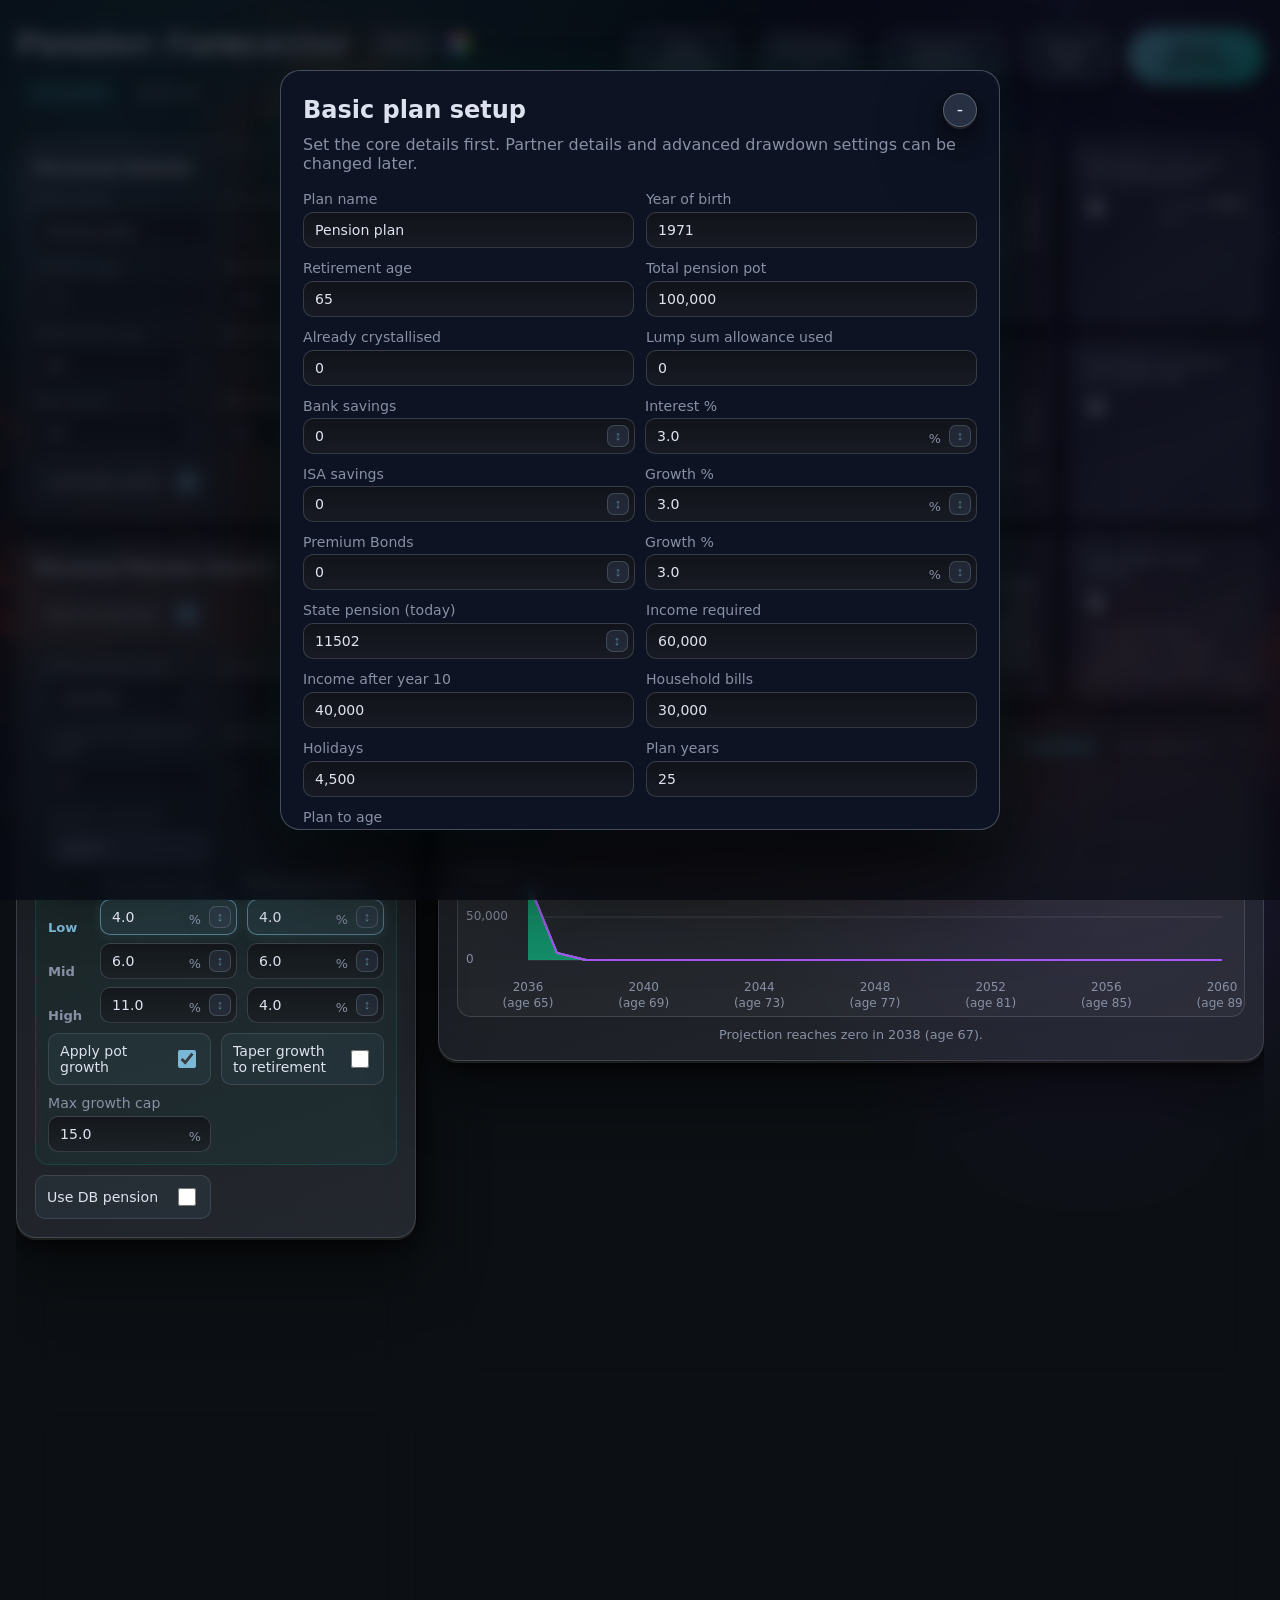
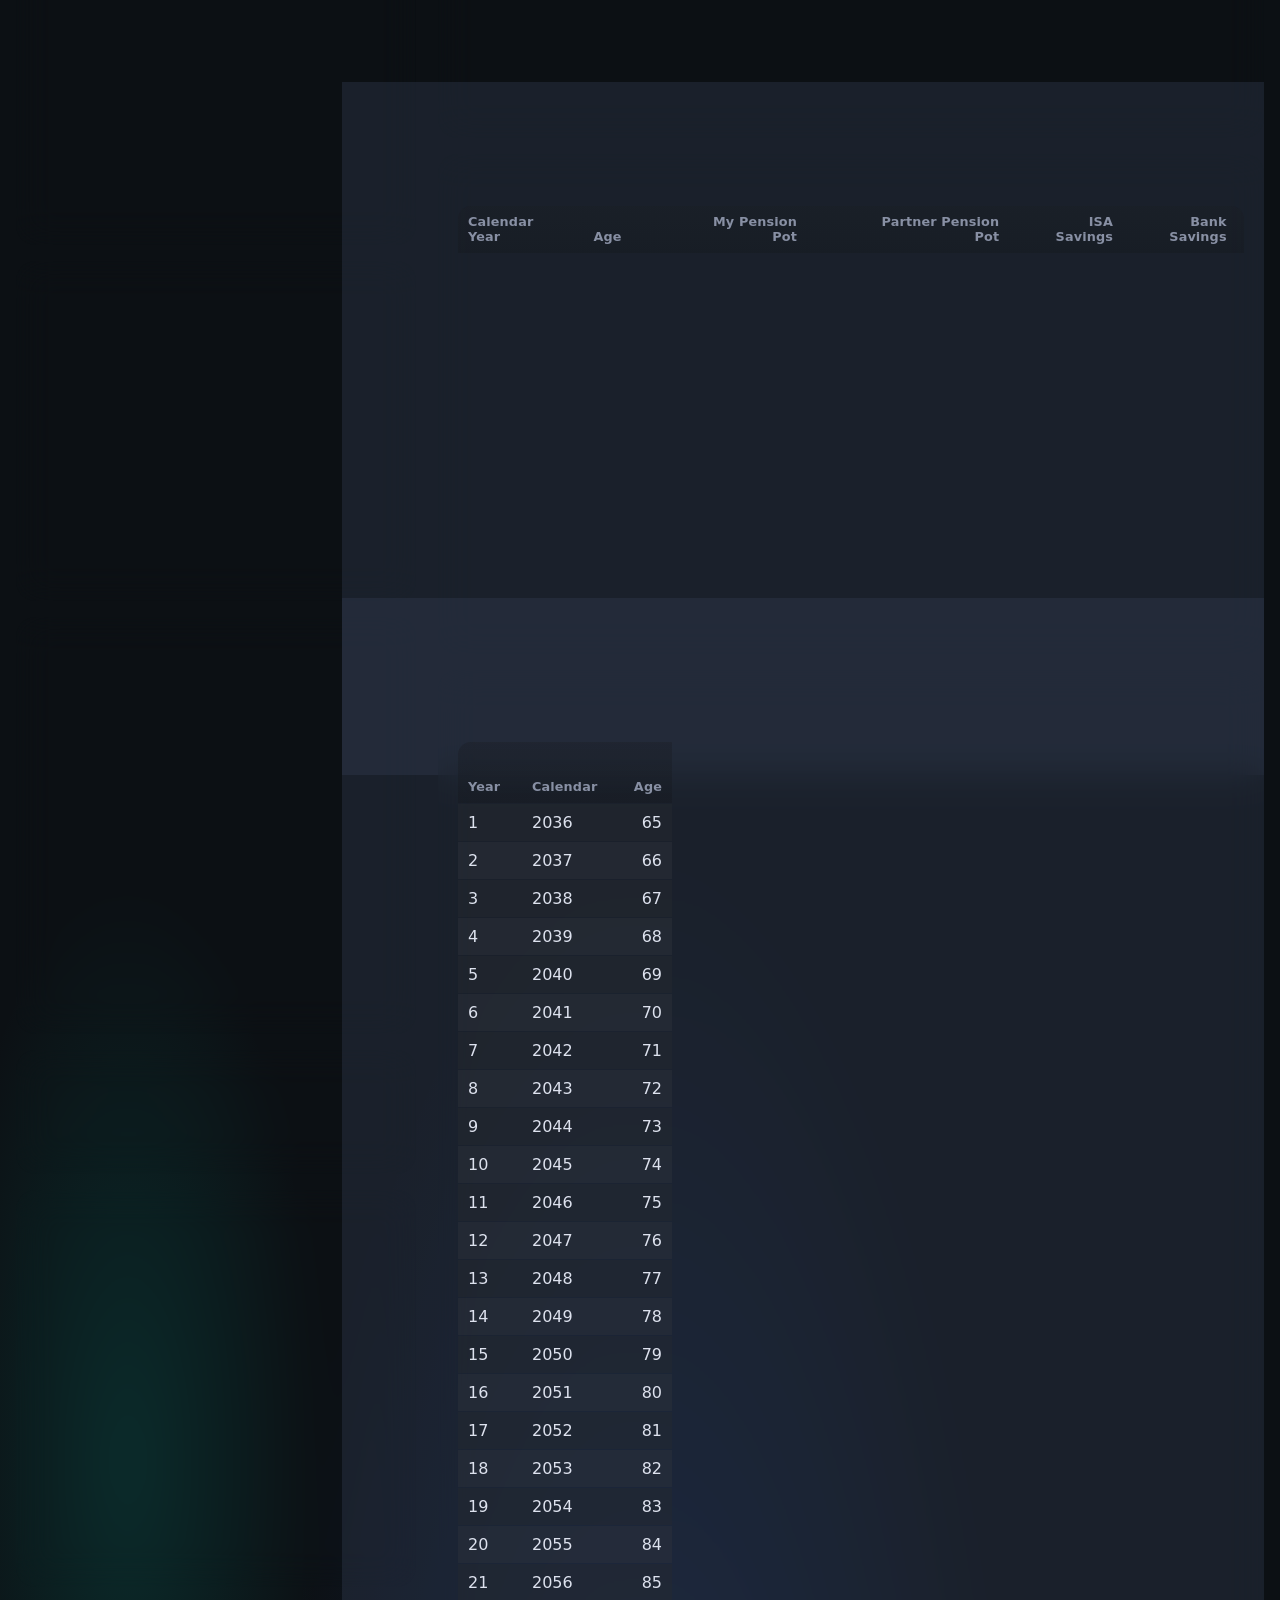
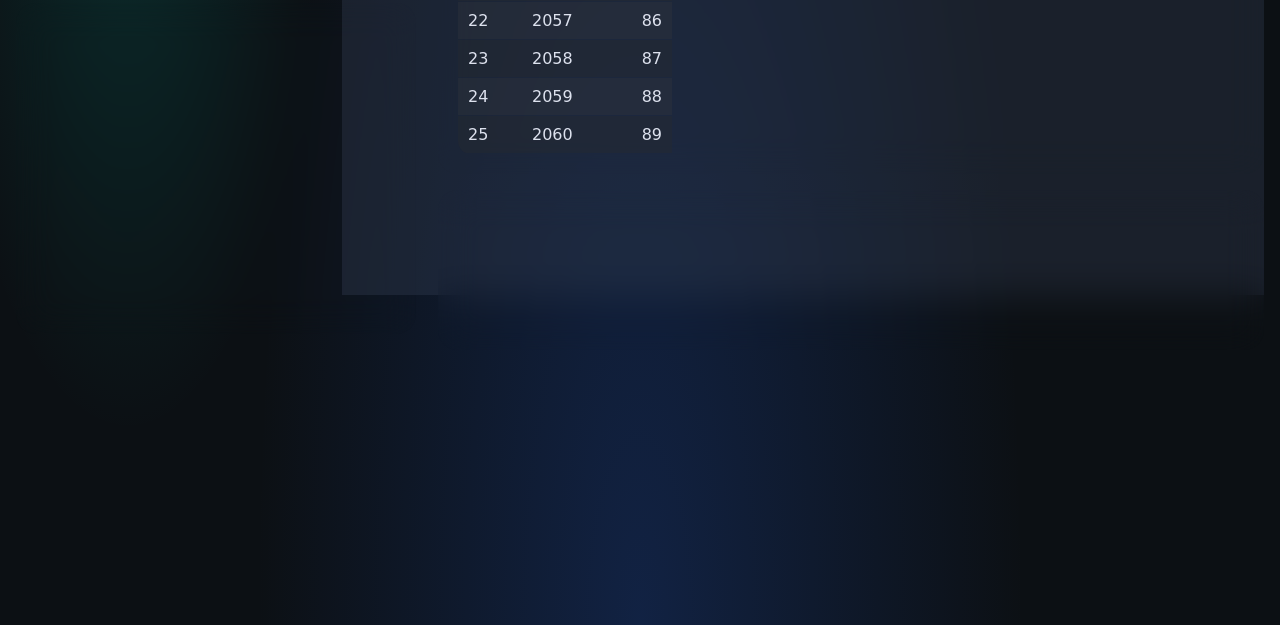
<file: index.html>
<!DOCTYPE html>
<html lang="en" data-theme="metallic">
  <head>
    <meta charset="UTF-8" />
    <meta name="viewport" content="width=device-width, initial-scale=1.0" />
    <title>Pension Forecaster</title>
    <link rel="stylesheet" href="./mini-core.css" />
    <link rel="stylesheet" href="./styles.css?v=20260614-opaque-controls" />
  </head>
  <body>
    <div class="page-shell">
      <header class="hero">
        <div>
          <div class="title-row">
            <h1>Pension Forecaster</h1>
            <div class="version-badge-group">
              <button id="version-badge" class="version-badge" type="button" aria-label="Show last change date">v5.2</button>
              <button id="theme-settings-button" class="theme-settings-button" type="button" aria-label="Customise theme" title="Customise theme"></button>
              <div id="theme-panel" class="theme-panel">
                <p class="theme-panel-title">Theme</p>
                <div class="theme-chips">
                  <button class="theme-chip" data-theme="original" type="button">Classic</button>
                  <button class="theme-chip" data-theme="bright" type="button">Bright</button>
                  <button class="theme-chip" data-theme="dark" type="button">Dark</button>
                  <button class="theme-chip" data-theme="metallic" type="button">Metal</button>
                  <button class="theme-chip" data-theme="custom" type="button">Custom</button>
                </div>
                <div class="theme-custom-section">
                  <div class="theme-section-label">Background</div>
                  <div class="theme-control-row">
                    <label>Mode</label>
                    <select id="bg-mode">
                      <option value="photo">Photo</option>
                      <option value="soft">Soft photo</option>
                      <option value="vivid">Vivid photo</option>
                      <option value="plain">Plain colour</option>
                    </select>
                  </div>
                  <div class="theme-control-row">
                    <label>Image</label>
                    <input type="file" id="bg-file" accept="image/*" />
                  </div>
                </div>
                <div class="theme-custom-section">
                  <div class="theme-section-label">Panel glass</div>
                  <div class="theme-control-row">
                    <label>Transparency</label>
                    <input type="range" id="panel-transparency" min="20" max="100" value="52" />
                    <span class="theme-range-value" id="panel-transparency-value">52%</span>
                  </div>
                  <div class="theme-control-row">
                    <label>Blur</label>
                    <input type="range" id="panel-blur" min="0" max="24" value="18" />
                    <span class="theme-range-value" id="panel-blur-value">18px</span>
                  </div>
                </div>
                <div class="theme-custom-section" id="theme-custom-sliders" style="display:none">
                  <div class="theme-section-label">Custom colours</div>
                  <label class="theme-slider-label">
                    <span>Background hue</span>
                    <div class="theme-slider-row">
                      <input id="bg-hue-slider" class="theme-slider" type="range" min="0" max="360" value="175" />
                      <span id="bg-hue-swatch" class="theme-swatch"></span>
                    </div>
                  </label>
                  <label class="theme-slider-label">
                    <span>Tile hue</span>
                    <div class="theme-slider-row">
                      <input id="tile-hue-slider" class="theme-slider" type="range" min="0" max="360" value="220" />
                      <span id="tile-hue-swatch" class="theme-swatch"></span>
                    </div>
                  </label>
                  <label class="theme-slider-label">
                    <span>Canvas colour</span>
                    <div class="theme-slider-row">
                      <input id="canvas-hue-slider" class="theme-slider canvas-hue-slider" type="range" min="0" max="360" value="220" />
                      <span id="canvas-hue-swatch" class="theme-swatch"></span>
                    </div>
                  </label>
                  <label class="theme-slider-label">
                    <span>Text colour</span>
                    <div class="theme-slider-row">
                      <input id="text-hue-slider" class="theme-slider text-hue-slider" type="range" min="0" max="360" value="220" />
                      <span id="text-hue-swatch" class="theme-swatch"></span>
                    </div>
                  </label>
                </div>
              </div>
            </div>
            <nav class="app-view-nav" aria-label="Application view">
              <button class="app-view-button app-view-button-active" type="button" data-app-view="forecaster">Forecaster</button>
              <button class="app-view-button" type="button" data-app-view="optimiser">Optimiser</button>
            </nav>
          </div>
        </div>
        <div class="hero-actions">
          <div class="hero-actions-row">
            <button id="toggle-panel-button" class="button secondary" type="button">Hide controls</button>
            <div class="io-menu-wrap">
              <button id="table-view-button" class="button secondary" type="button">Summary ▾</button>
              <div class="io-menu-dropdown" id="table-view-dropdown" hidden>
                <button class="io-menu-item table-view-option" type="button" data-value="summarised">Summary</button>
                <button class="io-menu-item table-view-option" type="button" data-value="detailed">Detailed</button>
                <button class="io-menu-item table-view-option" type="button" data-value="granular">Granular</button>
                <button class="io-menu-item table-view-option" type="button" data-value="custom">Custom</button>
              </div>
            </div>
            <div class="io-menu-wrap">
              <button id="io-menu-button" class="button secondary" type="button">Import / Export ▾</button>
              <div class="io-menu-dropdown" id="io-menu-dropdown" hidden>
                <label class="io-menu-item" for="import-file">Import plan</label>
                <input id="import-file" type="file" accept=".csv,.json" hidden />
                <button id="export-plan-button" class="io-menu-item" type="button">Export plan</button>
                <button id="export-csv-button" class="io-menu-item" type="button">Export CSV</button>
                <button id="export-table-button" class="io-menu-item" type="button">Export table</button>
                <button id="export-formula-button" class="io-menu-item" type="button">Export formulas</button>
                <button id="export-pdf-button" class="io-menu-item" type="button">Export PDF</button>
              </div>
            </div>
            <button id="share-link-button" class="button secondary" type="button">Share link</button>
            <button id="reset-button" class="button" type="button">Reset defaults</button>
          </div>
          <div class="hero-actions-row hero-granular-row" id="custom-options-row" hidden>
            <button id="choose-custom-fields-button" class="button secondary" type="button">Choose fields</button>
          </div>
          <div class="hero-actions-row hero-granular-row" id="granular-options-row" hidden>
            <label id="granular-tax-toggle-wrap" class="toggle inline-toggle"><span>Show tax fields</span><input id="granular-tax-toggle" type="checkbox" /></label>
            <label id="granular-income-toggle-wrap" class="toggle inline-toggle"><span>Show income details</span><input id="granular-income-toggle" type="checkbox" /></label>
            <label id="granular-growth-toggle-wrap" class="toggle inline-toggle"><span>Show growth breakdown</span><input id="granular-growth-toggle" type="checkbox" /></label>
            <label id="granular-crystallisation-toggle-wrap" class="toggle inline-toggle"><span>Show crystallisation details</span><input id="granular-crystallisation-toggle" type="checkbox" /></label>
          </div>
        </div>
      </header>

      <div class="views-outer">
        <div class="views-track" id="app-views-track">
          <section class="app-view" id="forecaster-view" aria-label="Pension forecaster">
            <main class="layout" id="layout">
              <aside class="control-panel" id="control-panel">
          <section class="panel">
            <h2>Personal Details</h2>
            <div class="field-grid">
              <label><span>Plan name</span><input data-field="planName" type="text" /></label>
              <label><span>Current year</span><input data-field="currentYear" type="number" step="1" readonly /></label>
              <label><span>Current age</span><input data-field="currentAge" type="number" step="1" readonly /></label>
              <label><span>Year of birth</span><input data-field="yearOfBirth" type="number" step="1" /></label>
              <label class="income-slider-field"><span>Retirement age</span><input data-field="retirementAge" type="number" step="1" /><button class="income-popup-btn" type="button" data-for="retirementAge" aria-label="Quick slider for retirement age">↕</button></label>
              <label><span>Retirement year</span><input data-field="retirementYear" type="number" step="1" readonly /></label>
              <label class="income-slider-field"><span>Plan years</span><input data-field="planYears" type="number" step="1" /><button class="income-popup-btn" type="button" data-for="planYears" aria-label="Quick slider for plan years">↕</button></label>
              <label class="income-slider-field"><span>Plan to age</span><input data-field="planToAge" type="number" step="1" /><button class="income-popup-btn" type="button" data-for="planToAge" aria-label="Quick slider for plan to age">↕</button></label>
              <label class="toggle"><span>Limit plan years</span><input data-field="limitPlanYears" type="checkbox" /></label>
            </div>
          </section>

          <section class="panel">
            <h2>Personal Pension Details</h2>
            <div class="field-grid">
              <label class="toggle"><span>Use DC pension</span><input data-field="myPensionEnabled" type="checkbox" /></label>
              <div id="my-pension-fields" class="optional-field-group">
                <label class="income-slider-field"><span>Total pension pot</span><input data-field="currentPot" type="number" step="1000" /><button class="income-popup-btn" type="button" data-for="currentPot" aria-label="Quick slider for total pension pot">↕</button></label>
                <label><span>Already crystallised</span><input data-field="currentCrystallisedPot" type="number" step="1000" /></label>
                <label><span>Lump sum allowance used</span><input data-field="lumpSumAllowanceUsed" type="number" step="1000" /></label>
                <label class="income-slider-field"><span>Monthly contribution</span><input data-field="personalMonthlyContribution" type="number" step="50" /><button class="income-popup-btn" type="button" data-for="personalMonthlyContribution" aria-label="Quick slider for monthly contribution">↕</button></label>
                <label class="scenario-label">
                  <span>Growth scenario</span>
                  <div class="io-menu-wrap">
                    <button id="scenario-button" class="button secondary scenario-button" type="button">Mid ▾</button>
                    <div class="io-menu-dropdown" id="scenario-dropdown" hidden>
                      <button class="io-menu-item scenario-option" type="button" data-value="1">Low</button>
                      <button class="io-menu-item scenario-option" type="button" data-value="2">Mid</button>
                      <button class="io-menu-item scenario-option" type="button" data-value="3">High</button>
                    </div>
                  </div>
                </label>
                <div class="growth-rate-grid">
                  <p></p>
                  <p>Pre-retirement</p>
                  <p>Post-retirement</p>
                  <p data-growth-scenario="1">Low</p>
                  <label class="income-slider-field" data-growth-scenario="1"><span>Low pre-retirement</span><input data-field="growthLow" data-format="percent-1" type="number" step="0.1" /><button class="income-popup-btn" type="button" data-for="growthLow" aria-label="Quick slider">↕</button></label>
                  <label class="income-slider-field" data-growth-scenario="1"><span>Low post-retirement</span><input data-field="postRetirementGrowthLow" data-format="percent-1" type="number" step="0.1" /><button class="income-popup-btn" type="button" data-for="postRetirementGrowthLow" aria-label="Quick slider">↕</button></label>
                  <p data-growth-scenario="2">Mid</p>
                  <label class="income-slider-field" data-growth-scenario="2"><span>Mid pre-retirement</span><input data-field="growthMid" data-format="percent-1" type="number" step="0.1" /><button class="income-popup-btn" type="button" data-for="growthMid" aria-label="Quick slider">↕</button></label>
                  <label class="income-slider-field" data-growth-scenario="2"><span>Mid post-retirement</span><input data-field="postRetirementGrowthMid" data-format="percent-1" type="number" step="0.1" /><button class="income-popup-btn" type="button" data-for="postRetirementGrowthMid" aria-label="Quick slider">↕</button></label>
                  <p data-growth-scenario="3">High</p>
                  <label class="income-slider-field" data-growth-scenario="3"><span>High pre-retirement</span><input data-field="growthHigh" data-format="percent-1" type="number" step="0.1" /><button class="income-popup-btn" type="button" data-for="growthHigh" aria-label="Quick slider">↕</button></label>
                  <label class="income-slider-field" data-growth-scenario="3"><span>High post-retirement</span><input data-field="postRetirementGrowthHigh" data-format="percent-1" type="number" step="0.1" /><button class="income-popup-btn" type="button" data-for="postRetirementGrowthHigh" aria-label="Quick slider">↕</button></label>
                </div>
                <label class="toggle"><span>Apply pot growth</span><input data-field="applyPotGrowth" type="checkbox" /></label>
                <label class="toggle"><span>Taper growth to retirement</span><input data-field="taperPreRetirementGrowth" type="checkbox" /></label>
                <label><span>Max growth cap</span><input data-field="maxGrowthRate" data-format="percent-1" type="number" step="0.1" /></label>
              </div>
              <label class="toggle"><span>Use DB pension</span><input data-field="definedBenefitEnabled" type="checkbox" /></label>
              <div id="defined-benefit-fields" class="optional-field-group" hidden>
                <label><span>DB start year</span><input data-field="definedBenefitStartYear" type="number" step="1" /></label>
                <label><span>DB initial lump sum</span><input data-field="definedBenefitInitialLumpSum" type="number" step="1000" /></label>
                <label><span>DB initial annual amount</span><input data-field="definedBenefitInitialAnnualAmount" type="number" step="1000" /></label>
                <label><span>DB max years</span><input data-field="definedBenefitMaxYears" type="number" step="1" min="1" /></label>
                <label class="income-slider-field"><span>DB growth rate</span><input data-field="definedBenefitGrowthRate" data-format="percent-1" type="number" step="0.1" /><button class="income-popup-btn" type="button" data-for="definedBenefitGrowthRate" aria-label="Quick slider for DB growth rate">↕</button></label>
              </div>
            </div>
          </section>

          <section class="panel">
            <h2>Annuity</h2>
            <div class="field-grid">
              <label class="toggle"><span>Use annuity</span><input data-field="annuityEnabled" type="checkbox" /></label>
              <div id="annuity-fields" class="optional-field-group" hidden>
                <label class="income-slider-field"><span>Purchase year</span><input data-field="annuityPurchaseYear" type="number" step="1" /><button class="income-popup-btn" type="button" data-for="annuityPurchaseYear" aria-label="Quick slider for annuity purchase year">↕</button></label>
                <label><span>Cost of annuity</span><input data-field="annuityCost" type="number" step="1000" /></label>
                <label><span>Tax-free cash taken at purchase</span><input data-field="annuityTaxFreeCashTaken" type="number" step="1000" /></label>
                <label class="income-slider-field"><span>Annuity rate</span><input data-field="annuityRate" data-format="percent-1" type="number" step="0.1" /><button class="income-popup-btn" type="button" data-for="annuityRate" aria-label="Quick slider for annuity rate">↕</button></label>
                <label>
                  <span>Escalation</span>
                  <select data-field="annuityEscalationType">
                    <option value="level">Level (no increase)</option>
                    <option value="fixed">Fixed % increase</option>
                    <option value="indexLinked">Index-linked (CPI)</option>
                  </select>
                </label>
                <div id="annuity-fixed-escalation-fields" class="optional-field-group" hidden>
                  <label class="income-slider-field"><span>Fixed escalation rate</span><input data-field="annuityFixedEscalationRate" data-format="percent-1" type="number" step="0.1" /><button class="income-popup-btn" type="button" data-for="annuityFixedEscalationRate" aria-label="Quick slider for annuity escalation rate">↕</button></label>
                </div>
              </div>
            </div>
          </section>

          <section class="panel">
            <h2>Spending</h2>
            <div class="field-grid">
              <label class="income-slider-field"><span>Income required</span><input data-field="incomeRequired" type="number" step="1000" /><button class="income-popup-btn" type="button" data-for="incomeRequired" aria-label="Quick slider for income required">↕</button></label>
              <label class="income-slider-field"><span>Income after year 10</span><input data-field="incomeAfterYear10" type="number" step="1000" /><button class="income-popup-btn" type="button" data-for="incomeAfterYear10" aria-label="Quick slider for income after year 10">↕</button></label>
              <label class="income-slider-field"><span>Household bills</span><input data-field="billsAnnual" type="number" step="1000" /><button class="income-popup-btn" type="button" data-for="billsAnnual" aria-label="Quick slider for bills">↕</button></label>
              <label class="income-slider-field"><span>Holidays</span><input data-field="holidaysAnnual" type="number" step="500" /><button class="income-popup-btn" type="button" data-for="holidaysAnnual" aria-label="Quick slider for holidays">↕</button></label>
              <label class="income-slider-field"><span>Car cost</span><input data-field="carCost" type="number" step="1000" /><button class="income-popup-btn" type="button" data-for="carCost" aria-label="Quick slider for car cost">↕</button></label>
              <label><span>Car every N years</span><input data-field="carFrequencyYears" type="number" step="1" min="1" /></label>
              <label><span>First car year</span><input data-field="carStartYear" type="number" step="1" min="1" /></label>
              <label class="toggle"><span>Apply CPI to income</span><input data-field="applyCpiIncome" type="checkbox" /></label>
              <label class="toggle"><span>Income values relative to today</span><input data-field="incomeValuesRelativeToToday" type="checkbox" /></label>
              <label class="toggle"><span>Apply CPI to spending</span><input data-field="applyCpiSpending" type="checkbox" /></label>
              <label class="toggle"><span>Apply CPI to car</span><input data-field="applyCpiCar" type="checkbox" /></label>
              <label class="income-slider-field"><span>CPI rate</span><input data-field="cpiRate" data-format="percent-1" type="number" step="0.1" /><button class="income-popup-btn" type="button" data-for="cpiRate" aria-label="Quick slider for CPI rate">↕</button></label>
            </div>
          </section>

          <section class="panel">
            <h2>Savings</h2>
            <div class="field-grid">
              <label class="toggle"><span>Use savings</span><input data-field="useSavings" type="checkbox" /></label>
              <div id="savings-fields" class="optional-field-group">
                <div class="field-pair">
                  <label class="income-slider-field"><span>Bank savings</span><input data-field="personalBankSavings" type="number" step="1000" /><button class="income-popup-btn" type="button" data-for="personalBankSavings" aria-label="Quick slider for bank savings">↕</button></label>
                  <label class="income-slider-field"><span>Interest %</span><input data-field="personalBankInterestRate" data-format="percent-1" type="number" step="0.1" /><button class="income-popup-btn" type="button" data-for="personalBankInterestRate" aria-label="Quick slider for bank interest rate">↕</button></label>
                </div>
                <div class="field-pair">
                  <label class="income-slider-field"><span>ISA savings</span><input data-field="personalIsaSavings" type="number" step="1000" /><button class="income-popup-btn" type="button" data-for="personalIsaSavings" aria-label="Quick slider for ISA savings">↕</button></label>
                  <label class="income-slider-field"><span>Growth %</span><input data-field="personalIsaGrowthRate" data-format="percent-1" type="number" step="0.1" /><button class="income-popup-btn" type="button" data-for="personalIsaGrowthRate" aria-label="Quick slider for ISA growth rate">↕</button></label>
                </div>
                <div class="field-pair">
                  <label class="income-slider-field"><span>Premium Bonds</span><input data-field="personalPremiumBonds" type="number" step="1000" /><button class="income-popup-btn" type="button" data-for="personalPremiumBonds" aria-label="Quick slider for premium bonds">↕</button></label>
                  <label class="income-slider-field"><span>Growth %</span><input data-field="personalPremiumBondsGrowthRate" data-format="percent-1" type="number" step="0.1" /><button class="income-popup-btn" type="button" data-for="personalPremiumBondsGrowthRate" aria-label="Quick slider for premium bonds growth rate">↕</button></label>
                </div>
              </div>
            </div>
          </section>

          <section class="panel">
            <h2>Partner Details</h2>
            <div class="field-grid">
              <label class="toggle"><span>Use partner details</span><input data-field="partnerDetailsEnabled" type="checkbox" /></label>
              <div id="partner-detail-fields" class="optional-field-group">
                <label><span>Partner year of birth</span><input data-field="partnerBirthYear" type="number" step="1" /></label>
                <label class="income-slider-field"><span>Partner retirement age</span><input data-field="partnerRetirementAge" type="number" step="1" /><button class="income-popup-btn" type="button" data-for="partnerRetirementAge" aria-label="Quick slider for partner retirement age">↕</button></label>
                <label class="income-slider-field"><span>Partner work income</span><input data-field="partnerWorkIncome" type="number" step="1000" /><button class="income-popup-btn" type="button" data-for="partnerWorkIncome" aria-label="Quick slider for partner work income">↕</button></label>
                <div class="field-pair">
                  <label class="income-slider-field"><span>Partner savings</span><input data-field="partnerSavings" type="number" step="1000" /><button class="income-popup-btn" type="button" data-for="partnerSavings" aria-label="Quick slider for partner savings">↕</button></label>
                  <label class="income-slider-field"><span>Growth %</span><input data-field="partnerSavingsGrowthRate" data-format="percent-1" type="number" step="0.1" /><button class="income-popup-btn" type="button" data-for="partnerSavingsGrowthRate" aria-label="Quick slider for partner savings growth">↕</button></label>
                </div>
                <label class="toggle"><span>CPI on partner work</span><input data-field="partnerWorkApplyCpi" type="checkbox" /></label>
                <label class="income-slider-field"><span>Partner work CPI</span><input data-field="partnerWorkCpiRate" data-format="percent-1" type="number" step="0.1" /><button class="income-popup-btn" type="button" data-for="partnerWorkCpiRate" aria-label="Quick slider for partner work CPI">↕</button></label>
              </div>
            </div>
          </section>

          <section class="panel" id="partner-pension-panel">
            <h2>Partner Pension Details</h2>
            <div class="field-grid">
              <label class="toggle"><span>Partner DC pension</span><input data-field="partnerPensionEnabled" type="checkbox" /></label>
              <div id="partner-pension-fields" class="optional-field-group" hidden>
                <label class="income-slider-field"><span>Partner pension pot</span><input data-field="partnerCurrentPot" type="number" step="1000" /><button class="income-popup-btn" type="button" data-for="partnerCurrentPot" aria-label="Quick slider for partner pension pot">↕</button></label>
                <label><span>Already crystallised</span><input data-field="partnerCrystallisedPot" type="number" step="1000" /></label>
                <label><span>Lump sum allowance used</span><input data-field="partnerLumpSumAllowanceUsed" type="number" step="1000" /></label>
                <label class="income-slider-field"><span>Monthly contribution</span><input data-field="partnerMonthlyContribution" type="number" step="50" /><button class="income-popup-btn" type="button" data-for="partnerMonthlyContribution" aria-label="Quick slider for partner monthly contribution">↕</button></label>
                <label class="scenario-label">
                  <span>Growth scenario</span>
                  <div class="io-menu-wrap">
                    <button id="partner-scenario-button" class="button secondary scenario-button" type="button">Low ▾</button>
                    <div class="io-menu-dropdown" id="partner-scenario-dropdown" hidden>
                      <button class="io-menu-item partner-scenario-option" type="button" data-value="1">Low</button>
                      <button class="io-menu-item partner-scenario-option" type="button" data-value="2">Mid</button>
                      <button class="io-menu-item partner-scenario-option" type="button" data-value="3">High</button>
                    </div>
                  </div>
                </label>
                <div class="growth-rate-grid">
                  <p></p>
                  <p>Pre-retirement</p>
                  <p>Post-retirement</p>
                  <p data-partner-growth-scenario="1">Low</p>
                  <label class="income-slider-field" data-partner-growth-scenario="1"><span>Low pre-retirement</span><input data-field="partnerGrowthLow" data-format="percent-1" type="number" step="0.1" /><button class="income-popup-btn" type="button" data-for="partnerGrowthLow" aria-label="Quick slider">↕</button></label>
                  <label class="income-slider-field" data-partner-growth-scenario="1"><span>Low post-retirement</span><input data-field="partnerPostRetirementGrowthLow" data-format="percent-1" type="number" step="0.1" /><button class="income-popup-btn" type="button" data-for="partnerPostRetirementGrowthLow" aria-label="Quick slider">↕</button></label>
                  <p data-partner-growth-scenario="2">Mid</p>
                  <label class="income-slider-field" data-partner-growth-scenario="2"><span>Mid pre-retirement</span><input data-field="partnerGrowthMid" data-format="percent-1" type="number" step="0.1" /><button class="income-popup-btn" type="button" data-for="partnerGrowthMid" aria-label="Quick slider">↕</button></label>
                  <label class="income-slider-field" data-partner-growth-scenario="2"><span>Mid post-retirement</span><input data-field="partnerPostRetirementGrowthMid" data-format="percent-1" type="number" step="0.1" /><button class="income-popup-btn" type="button" data-for="partnerPostRetirementGrowthMid" aria-label="Quick slider">↕</button></label>
                  <p data-partner-growth-scenario="3">High</p>
                  <label class="income-slider-field" data-partner-growth-scenario="3"><span>High pre-retirement</span><input data-field="partnerGrowthHigh" data-format="percent-1" type="number" step="0.1" /><button class="income-popup-btn" type="button" data-for="partnerGrowthHigh" aria-label="Quick slider">↕</button></label>
                  <label class="income-slider-field" data-partner-growth-scenario="3"><span>High post-retirement</span><input data-field="partnerPostRetirementGrowthHigh" data-format="percent-1" type="number" step="0.1" /><button class="income-popup-btn" type="button" data-for="partnerPostRetirementGrowthHigh" aria-label="Quick slider">↕</button></label>
                </div>
              </div>
              <label class="toggle"><span>Partner DB pension</span><input data-field="partnerDBEnabled" type="checkbox" /></label>
              <div id="partner-db-fields" class="optional-field-group" hidden>
                <label><span>DB start year</span><input data-field="partnerDefinedBenefitStartYear" type="number" step="1" /></label>
                <label><span>DB initial lump sum</span><input data-field="partnerDefinedBenefitInitialLumpSum" type="number" step="1000" /></label>
                <label><span>DB initial annual amount</span><input data-field="partnerDefinedBenefitInitialAnnualAmount" type="number" step="1000" /></label>
                <label><span>DB max years</span><input data-field="partnerDefinedBenefitMaxYears" type="number" step="1" min="1" /></label>
                <label class="income-slider-field"><span>DB growth rate</span><input data-field="partnerDefinedBenefitGrowthRate" data-format="percent-1" type="number" step="0.1" /><button class="income-popup-btn" type="button" data-for="partnerDefinedBenefitGrowthRate" aria-label="Quick slider for partner DB growth rate">↕</button></label>
              </div>
            </div>
          </section>

          <section class="panel">
            <h2>Overall Tax</h2>
            <div class="field-grid">
              <label class="income-slider-field"><span>State pension (today)</span><input data-field="statePension" type="number" step="100" /><button class="income-popup-btn" type="button" data-for="statePension" aria-label="Quick slider for state pension">↕</button></label>
              <label class="income-slider-field"><span>State pension growth</span><input data-field="statePensionGrowthRate" data-format="percent-1" type="number" step="0.1" /><button class="income-popup-btn" type="button" data-for="statePensionGrowthRate" aria-label="Quick slider for state pension growth">↕</button></label>
              <label><span>My state pension %</span><input data-field="myStatePensionPct" type="number" step="1" min="0" max="100" /></label>
              <label><span>Partner state pension %</span><input data-field="partnerStatePensionPct" type="number" step="1" min="0" max="100" /></label>
              <label class="income-slider-field"><span>Tax allowance CPI</span><input data-field="taxAllowanceCpiRate" data-format="percent-1" type="number" step="0.1" /><button class="income-popup-btn" type="button" data-for="taxAllowanceCpiRate" aria-label="Quick slider for tax allowance CPI">↕</button></label>
              <label class="toggle"><span>Increase tax allowance by CPI</span><input data-field="applyTaxAllowanceCpi" type="checkbox" /></label>
              <label class="income-slider-field"><span>Tax bands CPI</span><input data-field="taxBandCpiRate" data-format="percent-1" type="number" step="0.1" /><button class="income-popup-btn" type="button" data-for="taxBandCpiRate" aria-label="Quick slider for tax bands CPI">↕</button></label>
              <label><span>Tax bands every N years</span><input data-field="taxBandCpiFrequencyYears" type="number" step="1" min="1" /></label>
              <label><span>Tax bands start year</span><input data-field="taxBandCpiStartYear" type="number" step="1" /></label>
            </div>
          </section>

          <section class="panel">
            <h2>Optional Drawdown</h2>
            <div class="field-grid">
              <label class="toggle"><span>Use regular drawdown</span><input data-field="regularDrawdownEnabled" type="checkbox" /></label>
              <label class="toggle"><span>Year 1 TFLS</span><input data-field="take25PercentYear1" type="checkbox" /></label>
              <div id="regular-drawdown-fields" class="optional-field-group" hidden>
                <label><span>Regular drawdown</span><input data-field="regularDrawdownAmount" type="number" step="1000" /></label>
                <label><span>Regular drawdown years</span><input data-field="regularDrawdownYears" type="number" step="1" /></label>
              </div>
              <div id="year-one-tfls-fields" class="optional-field-group" hidden>
                <label>
                  <span>Year 1 TFLS option</span>
                  <select data-field="yearOneTflsMode">
                    <option value="full">Full 25%</option>
                    <option value="defined">Defined amount</option>
                  </select>
                </label>
                <label><span>Year 1 TFLS amount</span><input data-field="yearOneTflsAmount" type="number" step="1000" /></label>
              </div>
              <label class="toggle"><span>Tax optimisation mode</span><input data-field="taxOptimisationMode" type="checkbox" /></label>
              <label class="scenario-label">
                <span>Savings tax optimisation</span>
                <div class="io-menu-wrap">
                  <button id="savings-tax-optim-button" class="button secondary scenario-button" type="button">My Savings ▾</button>
                  <div class="io-menu-dropdown" id="savings-tax-optim-dropdown" hidden>
                    <button class="io-menu-item savings-tax-optim-option" type="button" data-value="none">None</button>
                    <button class="io-menu-item savings-tax-optim-option" type="button" data-value="my">My Savings</button>
                    <button class="io-menu-item savings-tax-optim-option" type="button" data-value="partner">Partner Savings</button>
                    <button class="io-menu-item savings-tax-optim-option" type="button" data-value="balanced">Balanced</button>
                  </div>
                </div>
              </label>
              <label class="toggle"><span>Use TFLS by 75</span><input data-field="useTflsBy75" type="checkbox" /></label>
              <label class="toggle"><span>Maximise drawdown to basic rate</span><input data-field="maximiseBasicRateDrawdown" type="checkbox" /></label>
              <label class="toggle"><span>Force TFLS 25/75 pairing</span><input data-field="forceTflsTaxablePairing" type="checkbox" /></label>
              <label class="toggle"><span>Use my savings for car</span><input data-field="useSavingsForCar" type="checkbox" /></label>
            </div>
          </section>
        </aside>

        <section class="results-panel">
          <div class="summary-grid" id="summary-grid"></div>

          <section class="panel">
            <div class="panel-heading">
              <h2>Savings &amp; pot</h2>
              <div class="chart-toggle-chips">
                <button class="chart-toggle-chip" id="savings-view-personal" type="button">Personal</button>
                <button class="chart-toggle-chip" id="savings-view-partner" type="button">Partner</button>
                <button class="chart-toggle-chip" id="savings-view-combined" type="button">Combined</button>
                <button class="chart-toggle-chip" id="savings-preretirement-toggle" type="button">Pre-retirement</button>
              </div>
            </div>
            <div class="chart-frame" id="pot-chart-wrap" style="position:relative">
              <canvas id="pot-chart" width="900" height="280"></canvas>
            </div>
            <p id="chart-caption" class="chart-footer-caption"></p>
          </section>

          <section class="panel">
            <div class="panel-heading">
              <h2>Income</h2>
            </div>
            <div class="chart-frame" id="income-chart-wrap">
              <canvas id="income-chart" width="900" height="280"></canvas>
            </div>
          </section>

          <section class="panel">
            <div class="panel-heading">
              <h2>Spending</h2>
              <div class="chart-toggle-chips chart-sub-controls">
                <p id="spending-chart-caption"></p>
                <button class="chart-toggle-chip" id="spending-chart-free-toggle" type="button">Free cash only</button>
                <button class="chart-toggle-chip" id="spending-chart-tax-toggle" type="button">Tax breakdown</button>
                <button class="chart-toggle-chip" id="spending-chart-monthly-toggle" type="button">Monthly</button>
                <button class="chart-toggle-chip" id="spending-chart-real-toggle" type="button">Today's money</button>
              </div>
            </div>
            <div class="chart-frame" id="spending-chart-wrap">
              <canvas id="spending-chart" width="900" height="280"></canvas>
            </div>
          </section>

          <section class="panel table-panel" id="pre-retirement-table-section">
            <div class="panel-heading">
              <h2>Pre-retirement Details</h2>
              <p id="pre-retirement-table-caption"></p>
            </div>
            <div class="table-wrap" id="pre-retirement-table-wrap">
              <table>
                <thead id="pre-retirement-table-head"></thead>
                <tbody id="pre-retirement-table-body"></tbody>
              </table>
            </div>
          </section>

          <section class="panel table-panel" id="table-section">
            <div class="panel-heading">
              <h2>Detailed Breakdown Table</h2>
              <p id="table-caption"></p>
              <div class="chart-toggle-chips">
                <button class="chart-toggle-chip" id="toggle-table-width-button" type="button">Expand</button>
              </div>
            </div>
            <div class="table-wrap" id="table-wrap">
              <table>
                <thead id="projection-head"></thead>
                <tbody id="projection-body"></tbody>
              </table>
            </div>
          </section>

          <section class="panel events-panel" id="special-events-panel">
            <div class="panel-heading">
              <h2>Special Events</h2>
              <div class="events-heading-actions">
                <button id="add-event-button" class="button secondary" type="button">Add event</button>
                <button id="clear-events-button" class="button secondary" type="button">Clear all</button>
              </div>
            </div>
            <div id="special-events-list" class="events-list"></div>
            <p id="special-events-empty" class="events-empty-message">No special events. Use Add event to model one-off income or expenses.</p>
          </section>
        </section>
            </main>
          </section>
          <section class="app-view optimiser-view" id="optimiser-view" aria-label="Retirement optimiser">
            <iframe
              id="optimiser-frame"
              class="optimiser-frame"
              src="./optimizer-embedded.html?v=20260614-optimiser-tile-composite"
              title="Retirement optimiser"
            ></iframe>
          </section>
        </div>
      </div>
    </div>

    <template id="summary-card-template">
      <article class="summary-card">
        <p class="summary-label"></p>
        <p class="summary-value"></p>
        <p class="summary-note"></p>
      </article>
    </template>

    <div id="custom-fields-dialog" class="field-dialog-backdrop" hidden>
      <section class="field-dialog" role="dialog" aria-modal="true" aria-labelledby="custom-fields-title">
        <div class="field-dialog-heading">
          <h2 id="custom-fields-title">Custom table fields</h2>
          <button id="close-custom-fields-button" class="icon-button" type="button" aria-label="Close field chooser" title="Close">-</button>
        </div>
        <p class="field-dialog-copy">Mandatory fields stay selected. Choose any extra columns to show.</p>
        <div id="custom-fields-list" class="field-choice-grid"></div>
        <div class="field-dialog-actions">
          <button id="apply-custom-fields-button" class="button" type="button">Apply fields</button>
        </div>
      </section>
    </div>

    <div id="basic-setup-dialog" class="field-dialog-backdrop" hidden>
      <section class="field-dialog setup-dialog" role="dialog" aria-modal="true" aria-labelledby="basic-setup-title">
        <div class="field-dialog-heading">
          <h2 id="basic-setup-title">Basic plan setup</h2>
          <button id="close-basic-setup-button" class="icon-button" type="button" aria-label="Close setup panel" title="Close">-</button>
        </div>
        <p class="field-dialog-copy">Set the core details first. Partner details and advanced drawdown settings can be changed later.</p>
        <div class="setup-field-grid">
          <label><span>Plan name</span><input data-field="planName" type="text" /></label>
          <label><span>Year of birth</span><input data-field="yearOfBirth" type="number" step="1" /></label>
          <label><span>Retirement age</span><input data-field="retirementAge" type="number" step="1" /></label>
          <label><span>Total pension pot</span><input data-field="currentPot" type="number" step="1000" /></label>
          <label><span>Already crystallised</span><input data-field="currentCrystallisedPot" type="number" step="1000" /></label>
          <label><span>Lump sum allowance used</span><input data-field="lumpSumAllowanceUsed" type="number" step="1000" /></label>
          <div class="field-pair">
            <label class="income-slider-field"><span>Bank savings</span><input data-field="personalBankSavings" type="number" step="1000" /><button class="income-popup-btn" type="button" data-for="personalBankSavings" aria-label="Quick slider for bank savings">↕</button></label>
            <label class="income-slider-field"><span>Interest %</span><input data-field="personalBankInterestRate" data-format="percent-1" type="number" step="0.1" /><button class="income-popup-btn" type="button" data-for="personalBankInterestRate" aria-label="Quick slider for bank interest">↕</button></label>
          </div>
          <div class="field-pair">
            <label class="income-slider-field"><span>ISA savings</span><input data-field="personalIsaSavings" type="number" step="1000" /><button class="income-popup-btn" type="button" data-for="personalIsaSavings" aria-label="Quick slider for ISA savings">↕</button></label>
            <label class="income-slider-field"><span>Growth %</span><input data-field="personalIsaGrowthRate" data-format="percent-1" type="number" step="0.1" /><button class="income-popup-btn" type="button" data-for="personalIsaGrowthRate" aria-label="Quick slider for ISA growth">↕</button></label>
          </div>
          <div class="field-pair">
            <label class="income-slider-field"><span>Premium Bonds</span><input data-field="personalPremiumBonds" type="number" step="1000" /><button class="income-popup-btn" type="button" data-for="personalPremiumBonds" aria-label="Quick slider for premium bonds">↕</button></label>
            <label class="income-slider-field"><span>Growth %</span><input data-field="personalPremiumBondsGrowthRate" data-format="percent-1" type="number" step="0.1" /><button class="income-popup-btn" type="button" data-for="personalPremiumBondsGrowthRate" aria-label="Quick slider for premium bonds growth">↕</button></label>
          </div>
          <label class="income-slider-field"><span>State pension (today)</span><input data-field="statePension" type="number" step="100" /><button class="income-popup-btn" type="button" data-for="statePension" aria-label="Quick slider for state pension">↕</button></label>
          <label><span>Income required</span><input data-field="incomeRequired" type="number" step="1000" /></label>
          <label><span>Income after year 10</span><input data-field="incomeAfterYear10" type="number" step="1000" /></label>
          <label><span>Household bills</span><input data-field="billsAnnual" type="number" step="1000" /></label>
          <label><span>Holidays</span><input data-field="holidaysAnnual" type="number" step="500" /></label>
          <label><span>Plan years</span><input data-field="planYears" type="number" step="1" /></label>
          <label><span>Plan to age</span><input data-field="planToAge" type="number" step="1" /></label>
        </div>
        <div class="field-dialog-actions">
          <button id="apply-basic-setup-button" class="button" type="button">Start plan</button>
        </div>
      </section>
    </div>

    <div id="share-dialog" class="field-dialog-backdrop" hidden>
      <section class="field-dialog share-dialog-panel" role="dialog" aria-modal="true" aria-labelledby="share-dialog-title">
        <div class="field-dialog-heading">
          <h2 id="share-dialog-title">Share plan link</h2>
          <button id="close-share-dialog-button" class="icon-button" type="button" aria-label="Close" title="Close">-</button>
        </div>
        <p class="field-dialog-copy">The link below encodes your entire plan. Open it in any browser with this file to restore the plan instantly.</p>
        <div class="share-link-row">
          <input id="share-link-input" class="share-link-input" type="text" readonly aria-label="Share URL" />
          <button id="copy-share-link-button" class="button" type="button">Copy link</button>
        </div>
        <p id="share-copy-confirm" class="share-copy-confirm" hidden>✓ Copied to clipboard</p>
      </section>
    </div>

    <div id="income-vslider-popup" class="income-vslider-popup" hidden>
      <p class="income-vslider-label" id="income-vslider-label">Income</p>
      <span class="income-vslider-cap">£100k</span>
      <input id="income-vslider-input" class="income-vslider-input" type="range" min="0" max="100000" step="1000" />
      <span class="income-vslider-cap">£0</span>
      <p class="income-vslider-value" id="income-vslider-value">£0</p>
    </div>

    <script src="./mini-core.js"></script>
    <script src="./app.js?v=20260620-fix-sliders"></script>
  </body>
</html>
</file>
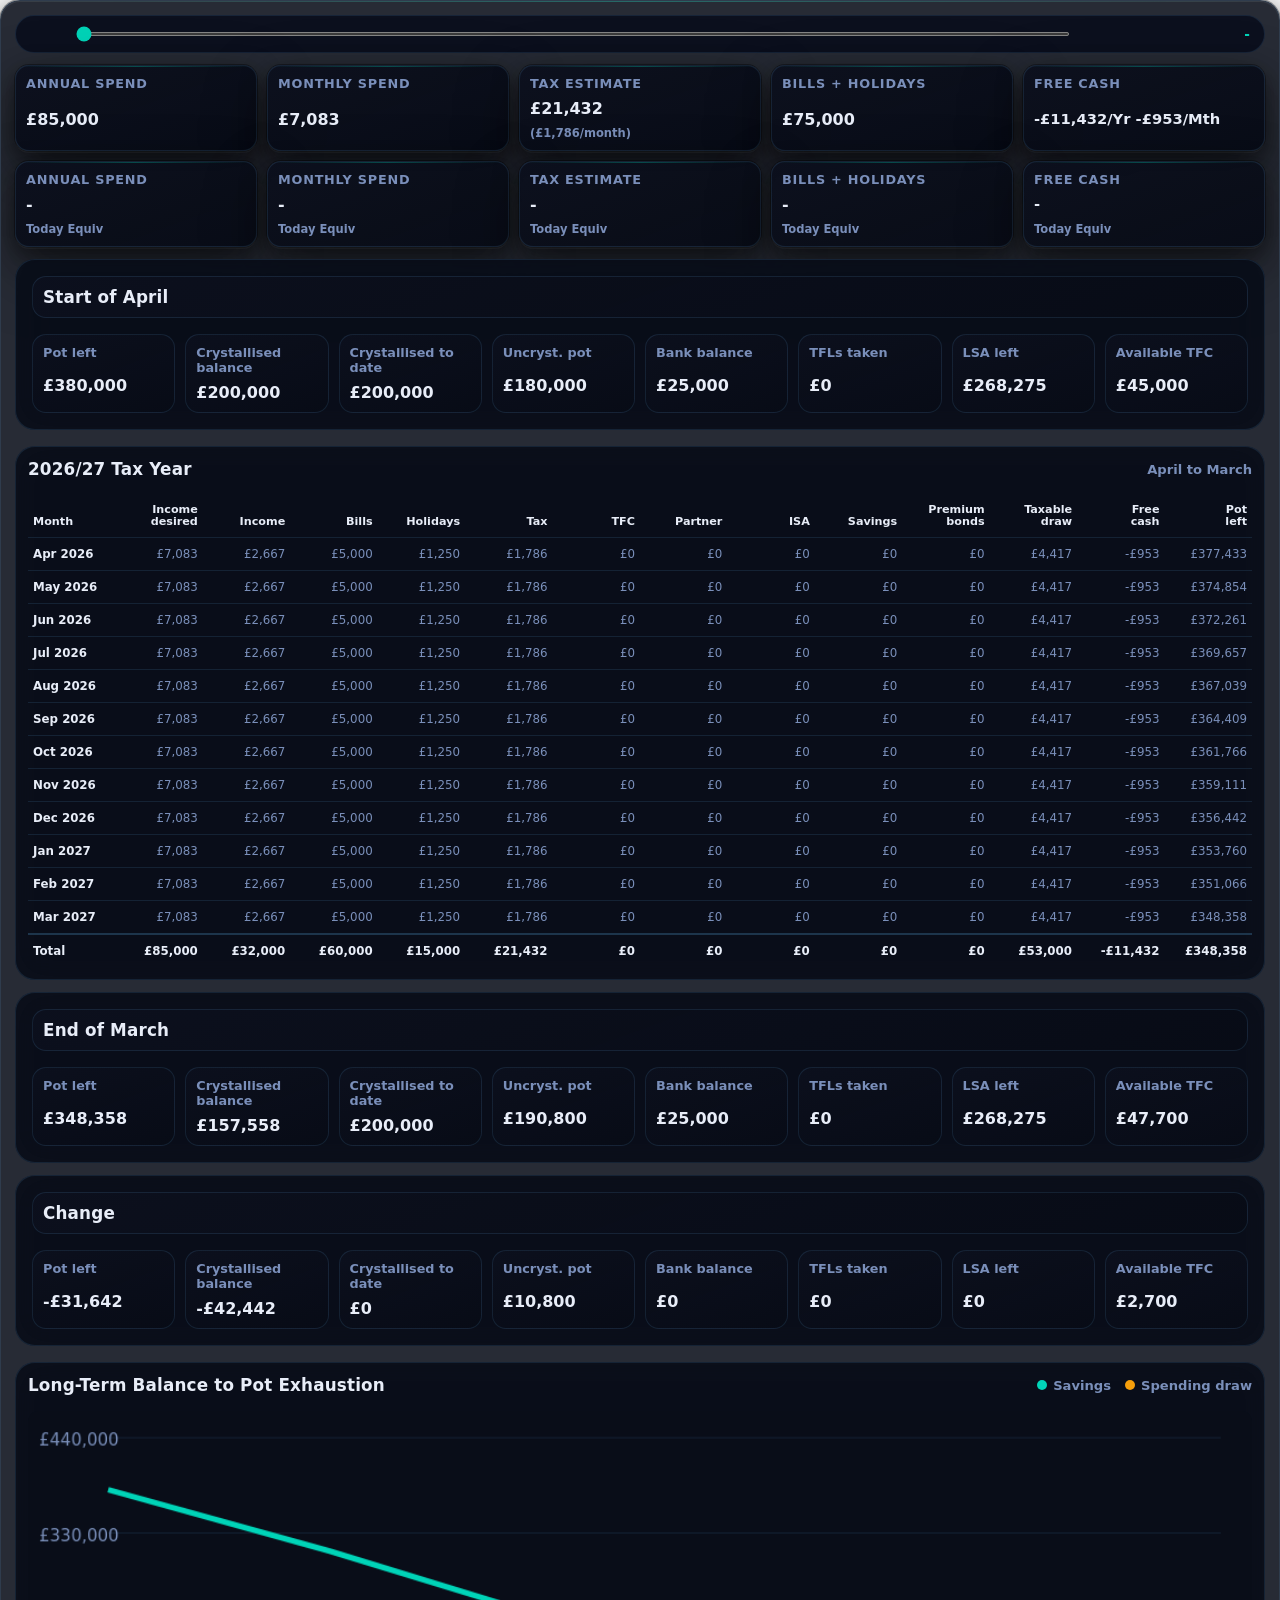
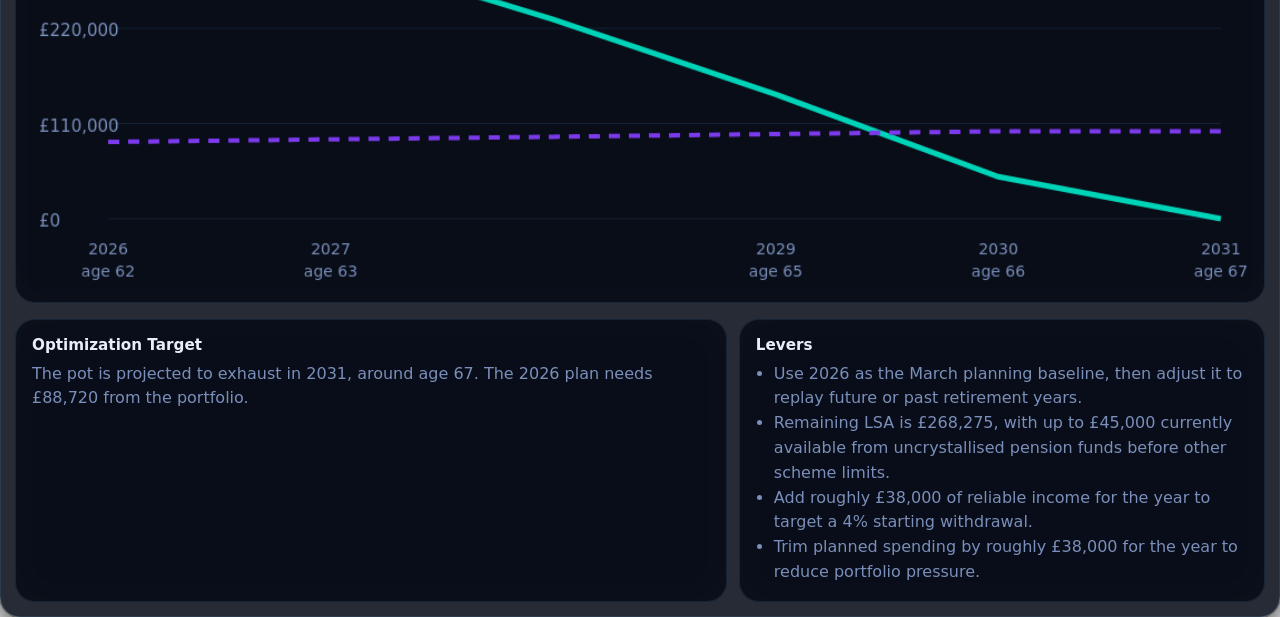
<file: optimizer-embedded.html>
<!doctype html>
<html lang="en">
  <head>
    <meta charset="UTF-8" />
    <meta name="viewport" content="width=device-width, initial-scale=1.0" />
    <title>Retirement Optimiser</title>
    <link rel="stylesheet" href="./optimizer-embedded.css?v=20260614-optimiser-tile-composite" />
  </head>
  <body>
    <main class="app-shell">
      <section class="toolbar" aria-label="Retirement optimizer summary">
        <div>
          <div class="eyebrow">
            <span>Retirement_Optimizer</span>
            <button class="version-tag" id="versionTag" type="button" title="Show last changed date">0.6</button>
            <span class="plan-status-badge" id="planStatusBadge">No Plan Loaded</span>
            <div class="toolbar-actions optimizer-standalone-only" hidden>
              <button class="text-button" id="exportSettingsButton" type="button">Export</button>
              <button class="text-button" id="importSettingsButton" type="button">Import</button>
              <input id="importSettingsFile" type="file" accept="application/json,.json,text/csv,.csv" hidden />
              <button class="text-button toolbar-panel-toggle" id="panelToggleButton" type="button" title="Show/hide settings panel" aria-expanded="false" aria-controls="controlsPanel">Settings ›</button>
            </div>
            <span class="theme-settings-wrapper optimizer-standalone-only" hidden>
              <button class="theme-settings-button" id="themeSettingsButton" type="button" title="Theme settings" aria-label="Theme settings"></button>
              <div class="theme-panel" id="themePanel" hidden>
                <p class="theme-panel-heading">Theme</p>
                <div class="theme-chips">
                  <button class="theme-chip" data-theme="original" type="button">Classic</button>
                  <button class="theme-chip" data-theme="dark" type="button">Dark</button>
                  <button class="theme-chip" data-theme="metallic" type="button">Metal</button>
                  <button class="theme-chip" data-theme="custom" type="button">Custom</button>
                </div>
                <div class="theme-custom-sliders" id="themeCustomSliders">
                  <div class="theme-slider-row">
                    <span class="theme-slider-label">Accent</span>
                    <input class="theme-slider" id="bgHueSlider" type="range" min="0" max="360" step="1" value="175" />
                    <span class="theme-swatch" id="bgHueSwatch"></span>
                  </div>
                  <div class="theme-slider-row">
                    <span class="theme-slider-label">Tile</span>
                    <input class="theme-slider" id="tileHueSlider" type="range" min="0" max="360" step="1" value="220" />
                    <span class="theme-swatch" id="tileHueSwatch"></span>
                  </div>
                  <div class="theme-slider-row">
                    <span class="theme-slider-label">Canvas</span>
                    <input class="theme-slider canvas-hue-slider" id="canvasHueSlider" type="range" min="0" max="360" step="1" value="220" />
                    <span class="theme-swatch" id="canvasHueSwatch"></span>
                  </div>
                  <div class="theme-slider-row">
                    <span class="theme-slider-label">Text</span>
                    <input class="theme-slider text-hue-slider" id="textHueSlider" type="range" min="0" max="360" step="1" value="220" />
                    <span class="theme-swatch" id="textHueSwatch"></span>
                  </div>
                </div>
              </div>
            </span>
          </div>
          <h1>Retirement optimiser</h1>
        </div>
        <div class="status-pill" id="readinessPill">Calculating</div>
      </section>

      <section class="workspace">
        <aside class="controls-panel" id="controlsPanel" aria-label="Retirement assumptions" hidden>
          <form id="optimizerForm">
            <div class="spending-group planning-controls" aria-label="Tax year plan controls">
              <div class="group-heading">
                <span>Tax-year plan</span>
                <strong id="annualSpendingTotal">£0/yr</strong>
              </div>
              <div class="planning-slider-grid">
                <div class="range-row">
                  <label for="targetEquivalentIncome">Target equivalent income</label>
                  <span id="targetEquivalentIncomeValue">£80,000</span>
                  <input id="targetEquivalentIncomeExact" class="exact-amount-input" type="number" min="20000" max="80000" step="1" value="80000" aria-label="Exact target equivalent income" />
                  <input id="targetEquivalentIncome" type="range" min="20000" max="80000" step="1" value="80000" />
                </div>
                <div class="range-row">
                  <label for="taxFreeLumpSumsThisYear">TFLs this year</label>
                  <span id="taxFreeLumpSumsThisYearValue">£0</span>
                  <input id="taxFreeLumpSumsThisYear" type="range" min="0" max="100000" step="1" value="0" />
                  <small id="taxFreeLumpSumsThisYearNote">Available TFC: £0</small>
                </div>
              </div>
              <div class="funding-source-grid">
                <label>
                  Partner work
                  <input id="partnerWorkIncome" type="number" min="0" step="100" value="0" />
                </label>
                <label>
                  Partner state pension
                  <input id="partnerStatePension" type="number" min="0" step="100" value="0" />
                </label>
                <label>
                  Partner work pension
                  <input id="partnerWorkPension" type="number" min="0" step="100" value="0" />
                </label>
                <label>
                  Partner savings
                  <input id="partnerSavings" type="number" min="0" step="100" value="0" />
                </label>
                <label>
                  Sourced from ISA
                  <input id="isaSource" type="number" min="0" step="100" value="0" />
                </label>
                <label>
                  Sourced from savings
                  <input id="savingsSource" type="number" min="0" step="100" value="0" />
                </label>
                <label>
                  Sourced from premium bonds
                  <input id="premiumBondsSource" type="number" min="0" step="100" value="0" />
                </label>
              </div>
              <div class="spending-group planned-spending-controls" aria-label="Planned spending categories">
                <div class="group-heading">
                  <span>Spending breakdown</span>
                </div>
                <div class="spending-row">
                  <label for="billsAmount">Bills</label>
                  <input id="billsAmount" type="number" min="0" step="100" value="5000" />
                  <div class="frequency-toggle" aria-label="Bills frequency">
                    <label>
                      <input type="radio" name="billsFrequency" value="monthly" checked />
                      <span>Mo</span>
                    </label>
                    <label>
                      <input type="radio" name="billsFrequency" value="annual" />
                      <span>Yr</span>
                    </label>
                  </div>
                </div>
                <div class="spending-row">
                  <label for="holidaysAmount">Holidays</label>
                  <input id="holidaysAmount" type="number" min="0" step="100" value="15000" />
                  <div class="frequency-toggle" aria-label="Holidays frequency">
                    <label>
                      <input type="radio" name="holidaysFrequency" value="monthly" />
                      <span>Mo</span>
                    </label>
                    <label>
                      <input type="radio" name="holidaysFrequency" value="annual" checked />
                      <span>Yr</span>
                    </label>
                  </div>
                </div>
                <div class="spending-row">
                  <label for="carAmount">Car</label>
                  <input id="carAmount" type="number" min="0" step="100" value="5000" />
                  <div class="frequency-toggle" aria-label="Car frequency">
                    <label>
                      <input type="radio" name="carFrequency" value="monthly" />
                      <span>Mo</span>
                    </label>
                    <label>
                      <input type="radio" name="carFrequency" value="annual" checked />
                      <span>Yr</span>
                    </label>
                  </div>
                </div>
              </div>
            </div>

            <div class="panel-heading assumptions-heading">
              <h2>Assumptions</h2>
              <div class="heading-actions">
                <button class="text-button" id="assumptionsToggle" type="button" aria-expanded="true" aria-controls="assumptionsContent">
                  Hide
                </button>
                <button class="icon-button" id="resetButton" type="button" title="Reset assumptions" aria-label="Reset assumptions">
                  ↺
                </button>
              </div>
            </div>

            <div id="assumptionsContent" class="assumptions-content">
              <label>
                Year of birth
                <input id="birthYear" type="number" min="1900" max="2050" value="1964" />
              </label>
              <label>
                Tax year starting April
                <input id="currentYear" type="number" min="2000" max="2100" value="2026" />
              </label>
              <label>
                Planning age
                <input id="planningAge" type="number" min="60" max="110" value="95" />
              </label>
              <div class="spending-group" aria-label="Tax year settings">
                <div class="group-heading">
                  <span>Tax year settings</span>
                  <strong id="lsaRemaining">£0 LSA left</strong>
                </div>
                <label>
                  Lump Sum Allowance
                  <input id="lumpSumAllowance" type="number" min="0" step="1000" value="268275" />
                </label>
                <label>
                  TFLs taken to date
                  <input id="taxFreeLumpSumsTaken" type="number" min="0" step="1000" value="0" />
                </label>
                <label>
                  Crystallised pension
                  <input id="crystallisedPension" type="number" min="0" step="1000" value="200000" />
                </label>
                <label>
                  Uncrystallised pension
                  <input id="uncrystallisedPension" type="number" min="0" step="1000" value="180000" />
                </label>
                <label>
                  Tax allowance
                  <input id="taxAllowance" type="number" min="0" step="100" value="12570" />
                </label>
                <label>
                  Higher rate threshold
                  <input id="higherRateThreshold" type="number" min="0" step="100" value="50270" />
                </label>
                <label>
                  Personal savings allowance
                  <input id="personalSavingsAllowance" type="number" min="0" step="100" value="1000" />
                </label>
                <label>
                  Basic tax rate
                  <input id="basicTaxRate" type="number" min="0" max="100" step="1" value="20" />
                </label>
                <label>
                  Higher tax rate
                  <input id="higherTaxRate" type="number" min="0" max="100" step="1" value="40" />
                </label>
                <label>
                  Bank balance
                  <input id="bankBalance" type="number" min="0" step="1000" value="25000" />
                </label>
                <label>
                  Bank interest rate
                  <input id="bankInterestRate" type="number" min="0" max="20" step="0.1" value="3.5" />
                </label>
                <label>
                State pension amount
                  <input id="statePensionAmount" type="number" min="0" step="1" value="12000" />
                </label>
                <label>
                  Defined benefit payments
                  <input id="definedBenefitPayments" type="number" min="0" step="100" value="20000" />
                </label>
                <label>
                  Defined benefit lump sum
                  <input id="definedBenefitLumpSum" type="number" min="0" step="100" value="0" />
                </label>
              </div>
              <div class="range-row">
                <label for="growthRate">Expected return</label>
                <span id="growthRateValue">6.0%</span>
                <input id="growthRate" type="range" min="1" max="10" step="0.1" value="6" />
              </div>
              <div class="range-row">
                <label for="inflationRate">Inflation</label>
                <span id="inflationRateValue">2.5%</span>
                <input id="inflationRate" type="range" min="0" max="7" step="0.1" value="2.5" />
              </div>
            </div>
          </form>
        </aside>

        <section class="results-panel" aria-label="Retirement projection results">

          <div class="year-slider-bar" id="yearSliderBar" hidden>
            <div class="year-slider-track">
              <span class="year-slider-label" id="yearSliderMin"></span>
              <input id="planYearSlider" type="range" min="0" max="0" step="1" value="0" aria-label="Select retirement year" />
              <span class="year-slider-label" id="yearSliderMax"></span>
            </div>
            <span class="year-slider-current" id="yearSliderCurrent">-</span>
          </div>

          <section class="top-summary" aria-label="Selected plan year summary">
            <dl class="top-summary-grid primary">
              <div>
                <dt>Annual spend</dt>
                <dd id="yearSpend">£0</dd>
              </div>
              <div>
                <dt>Monthly spend</dt>
                <dd id="monthlySpend">£0</dd>
              </div>
              <div>
                <dt>Tax estimate</dt>
                <dd id="taxEstimate">£0</dd>
                <small id="monthlyTaxEstimate">(£0/month)</small>
              </div>
              <div>
                <dt>Bills + holidays</dt>
                <dd id="billsHolidaysTotal">£0</dd>
              </div>
              <div>
                <dt>Free cash</dt>
                <dd class="compound-cash" id="freeCashTile">£0/Yr £0/Mth</dd>
              </div>
            </dl>
            <dl class="top-summary-grid secondary">
              <div>
                <dt>Annual spend</dt>
                <dd id="yearSpendToday">-</dd>
                <small>Today Equiv</small>
              </div>
              <div>
                <dt>Monthly spend</dt>
                <dd id="monthlySpendToday">-</dd>
                <small>Today Equiv</small>
              </div>
              <div>
                <dt>Tax estimate</dt>
                <dd id="taxEstimateToday">-</dd>
                <small>Today Equiv</small>
              </div>
              <div>
                <dt>Bills + holidays</dt>
                <dd id="billsHolidaysToday">-</dd>
                <small>Today Equiv</small>
              </div>
              <div>
                <dt>Free cash</dt>
                <dd class="compound-cash" id="freeCashToday">-</dd>
                <small>Today Equiv</small>
              </div>
            </dl>
          </section>

          <div id="planChartsSection" hidden>

            <div class="chart-section">
              <div class="section-heading">
                <h2>Projection Trends</h2>
                <div class="chart-toggle-chips">
                  <button class="chart-toggle-chip" id="toggleSavingsChart" type="button">Savings &amp; pot</button>
                  <button class="chart-toggle-chip" id="toggleIncomeChart" type="button">Income</button>
                  <button class="chart-toggle-chip" id="toggleSpendingChart" type="button">Spending</button>
                  <button class="chart-toggle-chip" id="togglePreRetirement" type="button">Pre-retirement</button>
                </div>
              </div>

              <div id="savingsChartWrap">
                <canvas id="savingsChartCanvas" height="66" aria-label="Savings and pension pot over time"></canvas>
              </div>

              <div id="incomeChartWrap">
                <canvas id="incomeChartCanvas" height="66" aria-label="Income sources over time"></canvas>
              </div>

              <div id="spendingChartWrap">
                <div class="spending-chart-header">
                  <h3>Spending Breakdown</h3>
                  <span id="spendingChartCaption" class="chart-caption"></span>
                  <div class="chart-toggle-chips">
                    <button class="chart-toggle-chip" id="toggleFreeOnly" type="button">Free cash only</button>
                    <button class="chart-toggle-chip" id="toggleMonthly" type="button">Monthly</button>
                    <button class="chart-toggle-chip chart-toggle-chip-active" id="toggleRealTerms" type="button">Today's money</button>
                  </div>
                </div>
                <canvas id="spendingChartCanvas" height="66" aria-label="Spending breakdown over time"></canvas>
              </div>
            </div>

          </div>

          <aside class="end-values" aria-label="Starting tax year values">
            <div class="section-heading">
              <h2>Start of April</h2>
            </div>
            <dl>
              <div>
                <dt>Pot left</dt>
                <dd id="startPot">£0</dd>
              </div>
              <div>
                <dt>Crystallised balance</dt>
                <dd id="startCrystallised">£0</dd>
              </div>
              <div>
                <dt>Crystallised to date</dt>
                <dd id="startCrystallisedToDate">£0</dd>
              </div>
              <div>
                <dt>Uncryst. pot</dt>
                <dd id="startUncrystallised">£0</dd>
              </div>
              <div>
                <dt>Bank balance</dt>
                <dd id="startBankBalance">£0</dd>
              </div>
              <div>
                <dt>TFLs taken</dt>
                <dd id="startTflsTaken">£0</dd>
              </div>
              <div>
                <dt>LSA left</dt>
                <dd id="startLsa">£0</dd>
              </div>
              <div>
                <dt>Available TFC</dt>
                <dd id="startTaxFreeCash">£0</dd>
              </div>
            </dl>
          </aside>

          <section class="chart-section tax-year-section">
            <div class="section-heading">
              <h2 id="taxYearHeading">Tax Year</h2>
              <div class="legend">
                <span>April to March</span>
              </div>
            </div>
            <div class="timeline-table-wrap">
              <table class="timeline-table">
                <thead>
                  <tr>
                    <th>Month</th>
                    <th><span>Income</span><span>desired</span></th>
                    <th>Income</th>
                    <th>Bills</th>
                    <th>Holidays</th>
                    <th>Tax</th>
                    <th>TFC</th>
                    <th>Partner</th>
                    <th>ISA</th>
                    <th>Savings</th>
                    <th><span>Premium</span><span>bonds</span></th>
                    <th><span>Taxable</span><span>draw</span></th>
                    <th><span>Free</span><span>cash</span></th>
                    <th><span>Pot</span><span>left</span></th>
                  </tr>
                </thead>
                <tbody id="taxYearTimeline"></tbody>
              </table>
            </div>
          </section>

          <aside class="end-values" aria-label="Projected end of tax year values">
            <div class="section-heading">
              <h2>End of March</h2>
            </div>
            <dl>
              <div>
                <dt>Pot left</dt>
                <dd id="endPot">£0</dd>
              </div>
              <div>
                <dt>Crystallised balance</dt>
                <dd id="endCrystallised">£0</dd>
              </div>
              <div>
                <dt>Crystallised to date</dt>
                <dd id="endCrystallisedToDate">£0</dd>
              </div>
              <div>
                <dt>Uncryst. pot</dt>
                <dd id="endUncrystallised">£0</dd>
              </div>
              <div>
                <dt>Bank balance</dt>
                <dd id="endBankBalance">£0</dd>
              </div>
              <div>
                <dt>TFLs taken</dt>
                <dd id="endTflsTaken">£0</dd>
              </div>
              <div>
                <dt>LSA left</dt>
                <dd id="endLsa">£0</dd>
              </div>
              <div>
                <dt>Available TFC</dt>
                <dd id="endTaxFreeCash">£0</dd>
              </div>
            </dl>
          </aside>

          <aside class="end-values" aria-label="Tax year value changes">
            <div class="section-heading">
              <h2>Change</h2>
            </div>
            <dl>
              <div>
                <dt>Pot left</dt>
                <dd id="changePot">£0</dd>
              </div>
              <div>
                <dt>Crystallised balance</dt>
                <dd id="changeCrystallised">£0</dd>
              </div>
              <div>
                <dt>Crystallised to date</dt>
                <dd id="changeCrystallisedToDate">£0</dd>
              </div>
              <div>
                <dt>Uncryst. pot</dt>
                <dd id="changeUncrystallised">£0</dd>
              </div>
              <div>
                <dt>Bank balance</dt>
                <dd id="changeBankBalance">£0</dd>
              </div>
              <div>
                <dt>TFLs taken</dt>
                <dd id="changeTflsTaken">£0</dd>
              </div>
              <div>
                <dt>LSA left</dt>
                <dd id="changeLsa">£0</dd>
              </div>
              <div>
                <dt>Available TFC</dt>
                <dd id="changeTaxFreeCash">£0</dd>
              </div>
            </dl>
          </aside>

          <div class="chart-section">
            <div class="section-heading">
              <h2>Long-Term Balance to Pot Exhaustion</h2>
              <div class="legend">
                <span><i class="dot saved"></i>Savings</span>
                <span><i class="dot spent"></i>Spending draw</span>
              </div>
            </div>
            <canvas id="projectionChart" width="1100" height="430" aria-label="Retirement balance chart"></canvas>
          </div>

          <div class="insight-row">
            <article class="insight">
              <h3>Optimization Target</h3>
              <p id="optimizerMessage"></p>
            </article>
            <article class="insight">
              <h3>Levers</h3>
              <ul id="leversList"></ul>
            </article>
          </div>
        </section>
      </section>
    </main>

    <script src="./optimizer-embedded.js?v=20260614-optimiser-tile-composite"></script>
  </body>
</html>
</file>
<file: mini-core.css>
/* ─────────────────────────────────────────────────────────────────────────────
   mini-core.css  —  Shared design system for Rob's Mini apps
   Source of truth: Pension Forecaster v4.4
   Included by: Pension Forecaster, Spending Analysis, Health Viewer, + new apps
   ───────────────────────────────────────────────────────────────────────────── */

/* ── Design tokens ── */
:root {
  --bg:              #07111d;
  --bg-2:            #1e2840;
  --bg-image:        none;
  --bg-opacity:      0.34;
  --panel:           rgba(9, 18, 33, 0.48);
  --panel-strong:    rgba(8, 12, 22, 0.85);
  --panel-a:         0.48;
  --panel-b:         0.38;
  --panel-c:         0.28;
  --panel-blur:      18px;
  --card:            rgba(12, 16, 30, 0.97);
  --card-2:          rgba(8, 12, 22, 0.95);
  --card-warn:       rgba(30, 14, 14, 0.96);
  --card-warn-2:     rgba(20, 10, 10, 0.9);
  --card-success:    rgba(10, 30, 20, 0.96);
  --card-success-2:  rgba(8, 22, 16, 0.9);
  --line:            rgba(99, 179, 237, 0.13);
  --line-strong:     rgba(99, 179, 237, 0.24);
  --text:            #e8edf8;
  --muted:           #7a8fba;
  --accent:          #00d4b8;
  --accent-2:        #7c3aed;
  --accent-glow:     rgba(0, 212, 184, 0.25);
  --violet-glow:     rgba(124, 58, 237, 0.2);
  --control-popover-bg:       #08101c;
  --control-range-track-bg:   #121a2b;
  --danger:          #f87171;
  --success:         #34d399;
  --shadow:
    0 2px 0px rgba(255, 255, 255, 0.04),
    0 8px 24px rgba(0, 0, 0, 0.5),
    0 24px 64px rgba(0, 0, 0, 0.45),
    0 0 0 1px rgba(0, 0, 0, 0.35);
  --glow:            0 0 30px rgba(0, 212, 184, 0.12);
  --radius:          20px;
  --input-bg:        rgba(255, 255, 255, 0.04);
  --button-text:     #0b0f1a;
  --accent-dark:     #00a896;
}

/* ── Base reset ── */
*, *::before, *::after { box-sizing: border-box; }

body {
  margin: 0;
  font-family: "Inter", "SF Pro Display", system-ui, sans-serif;
  color: var(--text);
  background-color: var(--bg);
  background-image:
    radial-gradient(ellipse 80% 50% at 20% -10%, rgba(0, 212, 184, 0.28) 0%, transparent 60%),
    radial-gradient(ellipse 60% 40% at 85% 10%,  rgba(124, 58, 237, 0.32) 0%, transparent 55%),
    radial-gradient(ellipse 50% 60% at 50% 100%, rgba(37, 99, 235, 0.22)  0%, transparent 60%),
    radial-gradient(ellipse 30% 30% at 10% 80%,  rgba(0, 212, 184, 0.14)  0%, transparent 50%);
  min-height: 100vh;
  position: relative;
  overflow-x: hidden;
}

/* Background photo layer */
body::before {
  content: "";
  position: fixed;
  inset: 0;
  z-index: 0;
  pointer-events: none;
  background-image: var(--bg-image);
  background-size: cover;
  background-position: center;
  opacity: var(--bg-opacity);
}

/* Subtle grid overlay */
body::after {
  content: "";
  position: fixed;
  inset: 0;
  z-index: 0;
  pointer-events: none;
  background-image:
    linear-gradient(rgba(99, 179, 237, 0.04) 1px, transparent 1px),
    linear-gradient(90deg, rgba(99, 179, 237, 0.04) 1px, transparent 1px);
  background-size: 48px 48px;
}

/* ── Layout ── */
.page-shell {
  width: min(1800px, calc(100% - 32px));
  margin: 0 auto;
  padding: 28px 0 40px;
  position: relative;
  z-index: 1;
}

.layout {
  display: grid;
  grid-template-columns: minmax(320px, 400px) minmax(0, 1fr);
  gap: 22px;
  align-items: start;
}

.control-panel,
.results-panel {
  display: grid;
  gap: 16px;
  align-content: start;
  min-width: 0;
}

/* ── Hero ── */
.hero {
  display: flex;
  justify-content: space-between;
  gap: 24px;
  align-items: flex-start;
  margin-bottom: 28px;
}

.hero-actions {
  display: flex;
  flex-direction: column;
  align-items: flex-end;
  gap: 8px;
}

.hero-actions-row {
  display: flex;
  flex-wrap: nowrap;
  align-items: center;
  gap: 10px;
}

.title-row {
  display: flex;
  flex-wrap: wrap;
  align-items: center;
  gap: 12px 16px;
}

.eyebrow {
  margin: 0 0 8px;
  color: var(--accent);
  text-transform: uppercase;
  letter-spacing: 0.12em;
  font-size: 0.75rem;
  font-weight: 600;
}

/* ── Typography ── */
h1, h2, .summary-value {
  font-family: "Inter", "SF Pro Display", system-ui, sans-serif;
  font-weight: 700;
}

h1 {
  margin: 0;
  font-size: clamp(1.4rem, 3vw, 2rem);
  line-height: 1.05;
  font-weight: 800;
  background: linear-gradient(135deg, #e8edf8 0%, var(--accent) 60%, #7c3aed 100%);
  -webkit-background-clip: text;
  -webkit-text-fill-color: transparent;
  background-clip: text;
  letter-spacing: -0.03em;
}

/* ── Version badge ── */
.version-badge {
  margin: 0;
  padding: 8px 16px;
  border-radius: 999px;
  background: rgba(0, 212, 184, 0.1);
  border: 1px solid rgba(0, 212, 184, 0.35);
  color: var(--accent);
  font-family: inherit;
  font-size: 0.82rem;
  font-weight: 600;
  letter-spacing: 0.1em;
  text-transform: uppercase;
  cursor: pointer;
  white-space: nowrap;
  transition: background 0.2s, box-shadow 0.2s;
}

.version-badge:hover,
.version-badge:focus-visible {
  background: rgba(0, 212, 184, 0.18);
  box-shadow: 0 0 18px rgba(0, 212, 184, 0.25);
  outline: none;
}

.version-badge-group {
  position: relative;
  display: flex;
  align-items: center;
  gap: 8px;
}

/* ── Buttons ── */
.button {
  border: 0;
  border-radius: 999px;
  padding: 11px 20px;
  background: linear-gradient(135deg, var(--accent), var(--accent-dark, #00a896));
  color: var(--button-text, #0b0f1a);
  font-family: inherit;
  font-weight: 700;
  font-size: 0.9rem;
  cursor: pointer;
  box-shadow: 0 0 20px var(--accent-glow, rgba(0, 212, 184, 0.3)), var(--shadow);
  transition: box-shadow 0.2s, transform 0.15s;
  letter-spacing: 0.01em;
}

.button:hover {
  box-shadow: 0 0 32px var(--accent-glow, rgba(0, 212, 184, 0.5)), var(--shadow);
  transform: translateY(-1px);
}

.button.secondary {
  background: var(--panel-strong);
  color: var(--text);
  border: 1px solid var(--line-strong);
  font-weight: 500;
  box-shadow: var(--shadow);
}

.button.secondary:hover {
  border-color: var(--accent);
  box-shadow: 0 0 16px var(--accent-glow, rgba(0, 212, 184, 0.12)), var(--shadow);
  transform: translateY(-1px);
}

.icon-button {
  width: 34px;
  height: 34px;
  display: inline-grid;
  place-items: center;
  border: 1px solid var(--line-strong);
  border-radius: 999px;
  background: var(--panel-strong);
  color: var(--text);
  cursor: pointer;
  box-shadow: var(--shadow);
  font-size: 1.2rem;
  line-height: 1;
  transition: border-color 0.2s, box-shadow 0.2s;
}

.icon-button:hover {
  border-color: rgba(0, 212, 184, 0.45);
  box-shadow: 0 0 14px rgba(0, 212, 184, 0.18), var(--shadow);
}

/* ── Dropdown menu ── */
.io-menu-wrap {
  position: relative;
}

.io-menu-dropdown {
  position: absolute;
  top: calc(100% + 6px);
  right: 0;
  left: 0;
  background: var(--control-popover-bg, var(--panel-strong));
  border: 1px solid var(--line-strong);
  border-radius: 12px;
  box-shadow: 0 18px 42px rgba(0, 0, 0, 0.55), 0 0 0 1px rgba(0, 0, 0, 0.25);
  padding: 6px;
  display: flex;
  flex-direction: column;
  gap: 2px;
  z-index: 200;
  backdrop-filter: none;
}

.io-menu-dropdown[hidden] { display: none; }

.io-menu-item {
  display: block;
  width: 100%;
  text-align: left;
  padding: 9px 14px;
  border-radius: 8px;
  border: 0;
  background: transparent;
  color: var(--text);
  font-family: inherit;
  font-size: 0.875rem;
  font-weight: 500;
  cursor: pointer;
  transition: background 0.15s;
}

.io-menu-item:hover {
  background: rgba(0, 212, 184, 0.12);
  color: var(--accent);
}

/* ── App view nav (multi-tab) ── */
.app-view-nav {
  display: inline-flex;
  align-items: center;
  gap: 4px;
  padding: 4px;
  border: 1px solid var(--line-strong);
  border-radius: 999px;
  background: rgba(0, 0, 0, 0.16);
  backdrop-filter: blur(var(--panel-blur));
}

.app-view-button {
  border: 0;
  border-radius: 999px;
  padding: 6px 12px;
  background: transparent;
  color: var(--muted);
  font: inherit;
  font-size: 0.78rem;
  font-weight: 700;
  cursor: pointer;
  white-space: nowrap;
  transition: background 0.18s, color 0.18s;
}

.app-view-button:hover,
.app-view-button:focus-visible {
  color: var(--text);
  outline: none;
}

.app-view-button-active {
  background: rgba(0, 212, 184, 0.14);
  color: var(--accent);
}

/* ── Panel ── */
.panel {
  background: var(--panel);
  backdrop-filter: blur(var(--panel-blur));
  -webkit-backdrop-filter: blur(var(--panel-blur));
  border: 1px solid var(--line);
  border-radius: var(--radius);
  box-shadow: var(--shadow), inset 0 1px 0 rgba(255, 255, 255, 0.08);
  padding: 18px;
  min-width: 0;
  position: relative;
  overflow: hidden;
}

/* Top-edge teal shimmer */
.panel::before {
  content: "";
  position: absolute;
  top: 0; left: 0; right: 0;
  height: 1px;
  background: linear-gradient(90deg, transparent, rgba(0, 212, 184, 0.3), transparent);
  pointer-events: none;
}

.panel h2 {
  margin: 0 0 14px;
  font-size: 1.05rem;
  font-weight: 600;
  color: var(--text);
  letter-spacing: 0.01em;
}

/* ── Panel heading row ── */
.panel-heading {
  display: flex;
  justify-content: space-between;
  gap: 12px;
  align-items: baseline;
  margin-bottom: 12px;
}

.panel-heading h2,
.panel-heading p { margin: 0; }

/* ── Field grid ── */
.field-grid {
  display: grid;
  grid-template-columns: repeat(2, minmax(0, 1fr));
  gap: 10px;
}

.field-pair {
  grid-column: 1 / -1;
  display: grid;
  grid-template-columns: repeat(2, minmax(0, 1fr));
  gap: 10px;
  align-items: end;
}

.optional-field-group {
  grid-column: 1 / -1;
  display: grid;
  grid-template-columns: repeat(2, minmax(0, 1fr));
  gap: 10px;
  padding: 12px;
  border: 1px solid rgba(0, 212, 184, 0.15);
  border-radius: 14px;
  background: rgba(0, 212, 184, 0.04);
}

.optional-field-group[hidden] { display: none; }

/* ── Form controls ── */
label {
  display: grid;
  gap: 5px;
  font-size: 0.88rem;
}

label span { color: var(--muted); }

input:not([type="checkbox"]),
select {
  width: 100%;
  border: 1px solid var(--line);
  border-radius: 10px;
  background: var(--input-bg, rgba(255, 255, 255, 0.04));
  padding: 9px 11px;
  color: var(--text);
  font-family: inherit;
  font-size: inherit;
  transition: border-color 0.2s, box-shadow 0.2s, background 0.2s;
}

input:not([type="checkbox"]):focus,
select:focus {
  outline: none;
  border-color: rgba(0, 212, 184, 0.5);
  background: rgba(0, 212, 184, 0.06);
  box-shadow: 0 0 0 3px rgba(0, 212, 184, 0.1);
}

input[readonly] {
  opacity: 0.5;
  cursor: default;
}

select option {
  background: #141c2e;
  color: var(--text);
}

.toggle {
  grid-template-columns: 1fr auto;
  align-items: center;
  background: rgba(0, 212, 184, 0.04);
  border: 1px solid rgba(0, 212, 184, 0.14);
  border-radius: 10px;
  padding: 9px 11px;
}

.toggle span { color: var(--text); }

.toggle input {
  width: 18px;
  height: 18px;
  accent-color: var(--accent);
}

/* ── Summary cards ── */
.summary-grid {
  display: grid;
  grid-template-columns: repeat(4, minmax(0, 1fr));
  gap: 14px;
  min-width: 0;
  width: 100%;
}

.summary-card {
  background: linear-gradient(160deg, var(--card), var(--card-2));
  border: 1px solid var(--line);
  border-radius: 18px;
  padding: 18px;
  box-shadow: var(--shadow);
  position: relative;
  overflow: hidden;
  transition: border-color 0.25s, box-shadow 0.25s, transform 0.25s;
  min-height: 130px;
}

.summary-card:hover {
  transform: translateY(-3px);
  border-color: var(--line-strong);
  box-shadow: var(--shadow), 0 0 28px rgba(0, 212, 184, 0.1);
}

.summary-card::before {
  content: "";
  position: absolute;
  top: 0; left: 0; right: 0;
  height: 1px;
  background: linear-gradient(90deg, transparent, rgba(0, 212, 184, 0.4), rgba(124, 58, 237, 0.4), transparent);
}

.summary-card::after {
  content: "";
  position: absolute;
  bottom: -40px; right: -40px;
  width: 100px; height: 100px;
  border-radius: 50%;
  background: radial-gradient(circle, rgba(0, 212, 184, 0.08), transparent 70%);
  pointer-events: none;
}

.summary-card-warning {
  background: linear-gradient(135deg, var(--card-warn), var(--card-warn-2));
  border-color: rgba(248, 113, 113, 0.3);
}

.summary-card-warning::before {
  background: linear-gradient(90deg, transparent, rgba(248, 113, 113, 0.5), transparent);
}

.summary-card-warning::after {
  background: radial-gradient(circle, rgba(248, 113, 113, 0.08), transparent 70%);
}

.summary-card-success {
  background: linear-gradient(135deg, var(--card-success), var(--card-success-2));
  border-color: rgba(52, 211, 153, 0.3);
}

.summary-card-success::before {
  background: linear-gradient(90deg, transparent, rgba(52, 211, 153, 0.5), transparent);
}

.summary-card-wide { grid-column: span 2; }

.summary-label {
  margin: 0 0 10px;
  color: var(--muted);
  text-transform: uppercase;
  font-size: 0.72rem;
  letter-spacing: 0.1em;
  font-weight: 600;
}

.summary-value {
  margin: 0 0 8px;
  font-size: clamp(1.5rem, 2vw, 2.1rem);
  line-height: 1;
  letter-spacing: -0.02em;
  color: var(--text);
}

.summary-note {
  margin: 0;
  font-size: 0.84rem;
  color: var(--muted);
  line-height: 1.4;
}

/* ── Charts ── */
.chart-stack {
  display: grid;
  gap: 14px;
  min-width: 0;
  width: 100%;
}

.chart-frame { min-width: 0; }
.chart-frame[hidden] { display: none; }

.chart-frame canvas {
  width: 100%;
  height: auto;
  border-radius: 14px;
  background: rgba(255, 255, 255, 0.03);
  border: 1px solid var(--line);
  cursor: crosshair;
}

.chart-toggle-chips {
  display: flex;
  flex-wrap: wrap;
  gap: 6px;
}

.chart-toggle-chip {
  padding: 4px 12px;
  border-radius: 20px;
  border: 1px solid var(--line);
  background: transparent;
  color: var(--muted);
  font-size: 0.78rem;
  font-family: inherit;
  cursor: pointer;
  transition: background 0.15s, border-color 0.15s, color 0.15s;
}

.chart-toggle-chip:hover {
  border-color: var(--accent);
  color: var(--text);
}

.chart-toggle-chip-active {
  background: rgba(0, 212, 184, 0.12);
  border-color: rgba(0, 212, 184, 0.5);
  color: var(--accent);
  font-weight: 600;
}

.empty-chart-message {
  margin: 0;
  padding: 28px;
  border: 1px dashed var(--line);
  border-radius: 14px;
  color: var(--muted);
  text-align: center;
  background: rgba(255, 255, 255, 0.02);
}

/* ── Table ── */
.table-wrap {
  overflow: auto;
  border-radius: 14px;
  border: 1px solid var(--line);
  max-width: 100%;
  min-width: 0;
}

table {
  width: 100%;
  border-collapse: collapse;
  background: var(--table-bg, rgba(14, 20, 36, 0.7));
}

thead { position: sticky; top: 0; z-index: 1; }

th, td {
  padding: 9px 10px;
  border-bottom: 1px solid rgba(99, 179, 237, 0.07);
  text-align: right;
  white-space: nowrap;
}

th {
  background: rgba(10, 14, 28, 0.96);
  color: var(--muted);
  font-weight: 600;
  font-size: 0.8rem;
  line-height: 1.12;
  vertical-align: bottom;
  white-space: normal;
  letter-spacing: 0.01em;
}

th:first-child, td:first-child { text-align: left; }

tbody tr:nth-child(even) { background: rgba(18, 26, 46, 0.45); }
tbody tr:hover td { background: rgba(0, 212, 184, 0.04); }

/* ── Dialogs ── */
.field-dialog-backdrop {
  position: fixed;
  inset: 0;
  z-index: 20;
  display: grid;
  place-items: center;
  padding: 24px;
  background: rgba(7, 10, 20, 0.72);
  backdrop-filter: blur(8px);
}

.field-dialog-backdrop[hidden] { display: none; }

.field-dialog {
  width: min(920px, 100%);
  max-height: min(760px, calc(100vh - 48px));
  overflow: auto;
  background: rgba(14, 20, 36, 0.98);
  border: 1px solid var(--line-strong);
  border-radius: var(--radius);
  box-shadow: 0 40px 100px rgba(0, 0, 0, 0.8), 0 0 40px rgba(0, 212, 184, 0.08);
  padding: 22px;
  animation: panel-drop 0.18s cubic-bezier(0.34, 1.3, 0.64, 1);
}

.field-dialog-heading,
.field-dialog-actions {
  display: flex;
  align-items: center;
  justify-content: space-between;
  gap: 12px;
}

.field-dialog h2,
.field-dialog-copy { margin: 0; }
.field-dialog-copy { margin-top: 8px; color: var(--muted); }

/* ── Share link ── */
.share-link-row {
  display: flex;
  gap: 10px;
  align-items: center;
  margin-top: 16px;
}

.share-link-input {
  flex: 1;
  border: 1px solid var(--line-strong);
  border-radius: 10px;
  padding: 10px 12px;
  background: var(--input-bg, rgba(255, 255, 255, 0.04));
  color: var(--muted);
  font-size: 0.82rem;
  font-family: "SF Mono", "Fira Code", monospace;
  overflow: hidden;
  text-overflow: ellipsis;
  white-space: nowrap;
  cursor: text;
}

.share-copy-confirm {
  margin: 10px 0 0;
  font-size: 0.88rem;
  color: var(--success);
  font-weight: 600;
}

/* ── Empty state ── */
.empty-message {
  padding: 20px;
  border: 1px dashed var(--line);
  border-radius: 12px;
  color: var(--muted);
  text-align: center;
  font-size: 0.88rem;
  background: rgba(255, 255, 255, 0.02);
}

/* ── Theme switcher button (colour-wheel sphere) ── */
.theme-settings-button {
  width: 24px;
  height: 24px;
  display: inline-grid;
  place-items: center;
  border-radius: 999px;
  border: none;
  background:
    radial-gradient(circle at 35% 32%, rgba(255, 255, 255, 0.85) 0%, rgba(255, 255, 255, 0) 55%),
    radial-gradient(circle at 68% 72%, rgba(0, 0, 0, 0.28)       0%, rgba(0, 0, 0, 0)       55%),
    radial-gradient(circle at 50% 50%, rgba(255, 255, 255, 0.55) 0%, rgba(255, 255, 255, 0) 48%),
    conic-gradient(
      hsl(0,   100%, 60%), hsl(60,  100%, 60%), hsl(120, 100%, 60%),
      hsl(180, 100%, 60%), hsl(240, 100%, 60%), hsl(300, 100%, 60%),
      hsl(360, 100%, 60%)
    );
  box-shadow: 0 1px 4px rgba(0, 0, 0, 0.35), inset 0 1px 1px rgba(255, 255, 255, 0.4);
  cursor: pointer;
  color: transparent;
  transition: transform 0.6s, box-shadow 0.2s;
  flex-shrink: 0;
}

.theme-settings-button:hover {
  box-shadow: 0 2px 10px rgba(0, 0, 0, 0.4), 0 0 16px rgba(255, 255, 255, 0.2),
              inset 0 1px 1px rgba(255, 255, 255, 0.4);
  transform: rotate(180deg);
}

/* ── Theme panel dropdown ── */
.theme-panel {
  display: none;
  position: absolute;
  top: calc(100% + 8px);
  right: 0;
  z-index: 30;
  width: 310px;
  max-height: 80vh;
  overflow-y: auto;
  background: var(--theme-panel-bg, var(--control-popover-bg, #08101c));
  border: 1px solid var(--line-strong);
  border-radius: 14px;
  padding: 16px;
  box-shadow:
    0 16px 48px rgba(0, 0, 0, 0.5),
    0 0 30px rgba(0, 212, 184, 0.06);
}

.theme-panel.open {
  display: block;
  animation: panel-drop 0.18s cubic-bezier(0.34, 1.3, 0.64, 1);
}

@keyframes panel-drop {
  from { opacity: 0; transform: translateY(-8px) scale(0.96); }
  to   { opacity: 1; transform: translateY(0)    scale(1); }
}

.theme-panel-title {
  margin: 0 0 11px;
  font-size: 0.72rem;
  font-weight: 700;
  letter-spacing: 0.12em;
  text-transform: uppercase;
  color: var(--muted);
}

.theme-custom-section {
  border-top: 1px solid var(--line);
  padding-top: 12px;
  margin-top: 12px;
}

.theme-section-label {
  font-size: 0.7rem;
  font-weight: 700;
  letter-spacing: 0.08em;
  text-transform: uppercase;
  color: var(--muted);
  margin-bottom: 10px;
}

.theme-control-row {
  display: flex;
  align-items: center;
  gap: 10px;
  margin-bottom: 8px;
}

.theme-control-row label {
  font-size: 0.74rem;
  color: var(--muted);
  flex: 1;
  display: block;
}

.theme-control-row select {
  flex: 2;
  min-width: 0;
  background: var(--panel-strong);
  border: 1px solid var(--line-strong);
  border-radius: 8px;
  color: var(--text);
  font: inherit;
  font-size: 0.74rem;
  padding: 5px 8px;
  width: auto;
}

.theme-control-row input[type="file"] {
  flex: 2;
  min-width: 0;
  color: var(--muted);
  font-size: 0.7rem;
  width: auto;
}

.theme-control-row input[type="range"] {
  flex: 2;
  accent-color: var(--accent);
  width: auto;
}

.theme-range-value {
  width: 36px;
  text-align: right;
  font-size: 0.72rem;
  font-weight: 700;
  color: var(--accent);
  flex-shrink: 0;
}

/* ── Theme chips ── */
.theme-chips {
  display: flex;
  flex-wrap: wrap;
  gap: 6px;
}

.theme-chip {
  flex: 1 1 calc(33% - 4px);
  min-width: 0;
  padding: 7px 6px;
  border-radius: 10px;
  border: 1px solid var(--line);
  background: transparent;
  color: var(--muted);
  font-family: inherit;
  font-size: 0.82rem;
  font-weight: 500;
  cursor: pointer;
  transition: border-color 0.15s, color 0.15s, background 0.15s;
}

.theme-chip:hover {
  border-color: var(--line-strong);
  color: var(--text);
}

.theme-chip-active {
  background: rgba(0, 212, 184, 0.12);
  border-color: rgba(0, 212, 184, 0.5);
  color: var(--accent);
  font-weight: 700;
}

/* ── Custom hue sliders ── */
.theme-custom-sliders {
  margin-top: 14px;
  padding-top: 14px;
  border-top: 1px solid var(--line);
  display: grid;
  gap: 14px;
}

.theme-custom-sliders[hidden] { display: none; }

.theme-slider-label {
  display: grid;
  gap: 7px;
}

.theme-slider-label > span {
  color: var(--muted);
  font-size: 0.78rem;
  font-weight: 600;
  letter-spacing: 0.04em;
}

.theme-slider-row {
  display: flex;
  align-items: center;
  gap: 10px;
}

.theme-slider {
  flex: 1;
  width: auto;
  height: 8px;
  padding: 0;
  border: none;
  border-radius: 999px;
  background: linear-gradient(to right,
    hsl(0,80%,55%),   hsl(30,80%,55%),  hsl(60,80%,55%),  hsl(90,80%,55%),
    hsl(120,80%,55%), hsl(150,80%,55%), hsl(180,80%,55%), hsl(210,80%,55%),
    hsl(240,80%,55%), hsl(270,80%,55%), hsl(300,80%,55%), hsl(330,80%,55%),
    hsl(360,80%,55%)
  ) !important;
  -webkit-appearance: none;
  appearance: none;
  cursor: pointer;
  box-shadow: 0 1px 4px rgba(0, 0, 0, 0.4);
}

.theme-slider::-webkit-slider-thumb {
  -webkit-appearance: none;
  appearance: none;
  width: 20px; height: 20px;
  border-radius: 50%;
  background: white;
  border: 2px solid rgba(0, 0, 0, 0.2);
  box-shadow: 0 2px 8px rgba(0, 0, 0, 0.35);
  cursor: pointer;
  transition: transform 0.15s;
}

.theme-slider::-webkit-slider-thumb:hover { transform: scale(1.15); }

.theme-slider::-moz-range-thumb {
  width: 20px; height: 20px;
  border-radius: 50%;
  background: white;
  border: 2px solid rgba(0, 0, 0, 0.2);
  box-shadow: 0 2px 8px rgba(0, 0, 0, 0.35);
  cursor: pointer;
}

.canvas-hue-slider {
  background: linear-gradient(to right,
    hsl(0,30%,13%),   hsl(30,30%,13%),  hsl(60,28%,13%),  hsl(90,30%,13%),
    hsl(120,30%,13%), hsl(150,30%,13%), hsl(180,30%,13%), hsl(210,30%,13%),
    hsl(240,32%,13%), hsl(270,30%,13%), hsl(300,30%,13%), hsl(330,30%,13%),
    hsl(360,30%,13%)
  ) !important;
}

.text-hue-slider {
  background: linear-gradient(to right,
    hsl(0,22%,91%),   hsl(30,22%,91%),  hsl(60,18%,91%),  hsl(90,16%,91%),
    hsl(120,16%,91%), hsl(150,18%,91%), hsl(180,20%,91%), hsl(210,22%,91%),
    hsl(240,24%,91%), hsl(270,22%,91%), hsl(300,22%,91%), hsl(330,22%,91%),
    hsl(360,22%,91%)
  ) !important;
}

.theme-swatch {
  width: 24px; height: 24px;
  border-radius: 50%;
  border: 2px solid rgba(255, 255, 255, 0.25);
  flex-shrink: 0;
  display: block;
  box-shadow: 0 2px 6px rgba(0, 0, 0, 0.35);
  transition: background 0.1s;
}

/* ─── Theme overrides — data-theme ─────────────────────────────────────────── */

/* Original / warm parchment */
html[data-theme="original"] {
  --input-bg: rgba(255, 255, 255, 0.72);
  --button-text: #ffffff;
  --accent-glow: rgba(15, 118, 110, 0.3);
  --card:          rgba(255, 252, 247, 0.97);
  --card-2:        rgba(255, 246, 232, 0.93);
  --card-warn:     rgba(255, 240, 240, 0.98);
  --card-warn-2:   rgba(255, 226, 226, 0.94);
  --card-success:  rgba(240, 255, 248, 0.98);
  --card-success-2:rgba(220, 252, 236, 0.94);
}

html[data-theme="original"] body::before { opacity: 0; }

html[data-theme="original"] body::after {
  background:
    radial-gradient(circle at top left,  rgba(15, 118, 110, 0.12), transparent 28%),
    radial-gradient(circle at top right, rgba(180, 83, 9, 0.16),   transparent 24%),
    linear-gradient(180deg, #fbf7f0 0%, #f4efe6 48%, #efe4d1 100%);
}

html[data-theme="original"] h1 {
  background: none;
  -webkit-text-fill-color: #26190c;
  color: #26190c;
  letter-spacing: normal;
}

html[data-theme="original"] .panel::before {
  background: linear-gradient(90deg, transparent, rgba(15, 118, 110, 0.22), transparent);
}

html[data-theme="original"] .summary-card::before {
  background: linear-gradient(90deg, transparent, rgba(15, 118, 110, 0.3), rgba(180, 83, 9, 0.3), transparent);
}

html[data-theme="original"] .summary-card::after {
  background: radial-gradient(circle, rgba(15, 118, 110, 0.06), transparent 70%);
}

html[data-theme="original"] .version-badge {
  background: rgba(255, 253, 249, 0.9);
  border-color: rgba(66, 50, 28, 0.22);
  color: #0f766e;
}

html[data-theme="original"] .theme-chip-active {
  background: rgba(15, 118, 110, 0.12);
  border-color: rgba(15, 118, 110, 0.45);
  color: #0f766e;
}

html[data-theme="original"] table  { background: rgba(255, 255, 255, 0.75); }
html[data-theme="original"] th     { background: #f9f3e9; }
html[data-theme="original"] tbody tr:nth-child(even) { background: rgba(249, 243, 233, 0.55); }
html[data-theme="original"] tbody tr:hover td { background: rgba(15, 118, 110, 0.04); }
html[data-theme="original"] select option { background: #fffdf9; color: #26190c; }

/* Bright (warm amber) */
html[data-theme="bright"] body::after {
  background:
    radial-gradient(ellipse 80% 55% at 15% 5%,  rgba(244, 179, 94, 0.22) 0%, transparent 58%),
    radial-gradient(ellipse 60% 70% at 85% 90%, rgba(85, 214, 165, 0.14) 0%, transparent 55%);
}

html[data-theme="bright"] h1 {
  background: linear-gradient(135deg, #fff7e8 0%, #f4b35e 55%, #55d6a5 100%);
  -webkit-background-clip: text;
  -webkit-text-fill-color: transparent;
  background-clip: text;
}

html[data-theme="bright"] .panel::before {
  background: linear-gradient(90deg, transparent, rgba(244, 179, 94, 0.32), transparent);
}

html[data-theme="bright"] .summary-card::before {
  background: linear-gradient(90deg, transparent, rgba(244, 179, 94, 0.4), rgba(85, 214, 165, 0.35), transparent);
}

html[data-theme="bright"] .summary-card::after {
  background: radial-gradient(circle, rgba(244, 179, 94, 0.07), transparent 70%);
}

html[data-theme="bright"] .summary-card:hover {
  box-shadow: var(--shadow), 0 0 28px rgba(244, 179, 94, 0.12);
}

html[data-theme="bright"] .version-badge {
  background: rgba(244, 179, 94, 0.1);
  border-color: rgba(244, 179, 94, 0.38);
  color: #f4b35e;
}

html[data-theme="bright"] .theme-chip-active {
  background: rgba(244, 179, 94, 0.14);
  border-color: rgba(244, 179, 94, 0.5);
  color: #f4b35e;
}

html[data-theme="bright"] th    { background: rgba(32, 20, 13, var(--panel-c)); color: #d8bb8d; }
html[data-theme="bright"] tbody tr:nth-child(even) { background: rgba(70, 44, 24, var(--panel-c)); }
html[data-theme="bright"] tbody tr:hover td { background: rgba(244, 179, 94, 0.05); }
html[data-theme="bright"] select option { background: #2a1a0a; color: #fff7e8; }

/* Metallic / brushed steel */
html[data-theme="metallic"] body::after {
  background:
    radial-gradient(ellipse 80% 60% at 20% 10%, rgba(122, 184, 216, 0.09) 0%, transparent 60%),
    radial-gradient(ellipse 60% 80% at 80% 90%, rgba(200, 160, 96, 0.08)  0%, transparent 60%);
}

html[data-theme="metallic"] h1 {
  background: linear-gradient(135deg,
    #b0b8c8 0%, #dde4f0 25%, #9098a8 45%,
    #e8eef8 60%, #a8b2c4 80%, #ccd4e4 100%
  );
  -webkit-background-clip: text;
  -webkit-text-fill-color: transparent;
  background-clip: text;
  letter-spacing: -0.02em;
}

html[data-theme="metallic"] .panel {
  background: linear-gradient(160deg,
    rgba(78, 83, 94, var(--panel-a)) 0%,
    rgba(48, 51, 58, var(--panel-b)) 40%,
    rgba(62, 66, 76, var(--panel-a)) 100%
  );
}

html[data-theme="metallic"] .panel::before {
  background: linear-gradient(90deg,
    transparent, rgba(240, 245, 255, 0.22), rgba(255, 255, 255, 0.35),
    rgba(220, 230, 250, 0.18), transparent
  );
}

html[data-theme="metallic"] .summary-card {
  background: linear-gradient(145deg,
    rgba(90, 96, 108, var(--panel-a)) 0%,
    rgba(55, 58, 66,  var(--panel-b)) 35%,
    rgba(72, 77, 88,  var(--panel-a)) 65%,
    rgba(48, 51, 60,  var(--panel-b)) 100%
  );
}

html[data-theme="metallic"] .summary-card::before {
  background: linear-gradient(90deg,
    transparent, rgba(255, 255, 255, 0.28), rgba(200, 215, 240, 0.18), transparent
  );
}

html[data-theme="metallic"] .summary-card::after {
  background: radial-gradient(circle, rgba(200, 215, 240, 0.07), transparent 70%);
}

html[data-theme="metallic"] .summary-card-warning {
  background: linear-gradient(145deg,
    rgba(90, 68, 64, var(--panel-a)), rgba(60, 42, 38, var(--panel-b)), rgba(78, 58, 54, var(--panel-a))
  );
  border-color: rgba(224, 120, 120, 0.3);
}

html[data-theme="metallic"] .summary-card-success {
  background: linear-gradient(145deg,
    rgba(58, 82, 68, var(--panel-a)), rgba(38, 58, 46, var(--panel-b)), rgba(50, 72, 58, var(--panel-a))
  );
  border-color: rgba(104, 200, 152, 0.3);
}

html[data-theme="metallic"] input:not([type="checkbox"]),
html[data-theme="metallic"] select {
  background: linear-gradient(180deg, rgba(18, 20, 24, 0.8), rgba(28, 30, 36, 0.7));
  border-color: rgba(210, 218, 235, 0.18);
}

html[data-theme="metallic"] th {
  background: linear-gradient(180deg, rgba(28, 30, 36, var(--panel-c)), rgba(22, 24, 29, var(--panel-c)));
  color: #8890a4;
  border-bottom-color: rgba(210, 218, 235, 0.14);
}

html[data-theme="metallic"] tbody tr:nth-child(even) { background: rgba(50, 53, 62, var(--panel-c)); }
html[data-theme="metallic"] tbody tr:hover td { background: rgba(122, 184, 216, 0.05); }
html[data-theme="metallic"] select option { background: #22242a; color: #dde2ee; }

html[data-theme="metallic"] .version-badge {
  background: rgba(90, 96, 108, 0.5);
  border-color: rgba(220, 228, 245, 0.3);
  color: #c8d4e8;
}

/* ── Responsive ── */
@media (max-width: 1100px) {
  .layout { grid-template-columns: 1fr; }
  .summary-grid { grid-template-columns: repeat(2, minmax(0, 1fr)); }
}

@media (max-width: 700px) {
  .page-shell {
    width: min(100% - 20px, 100%);
    padding-top: 20px;
  }
  .hero { flex-direction: column; }
  .hero-actions { width: 100%; justify-content: flex-start; }
  .field-grid, .field-pair, .summary-grid { grid-template-columns: 1fr; }
}

/* ── Print ── */
@page { size: A4 landscape; margin: 10mm; }

@media print {
  :root {
    --bg: #ffffff;
    --panel: #ffffff;
    --panel-strong: #ffffff;
    --line: rgba(66, 50, 28, 0.2);
    --text: #1a1a2e;
    --muted: #555;
    --accent: #0f766e;
  }

  body { background: #ffffff; min-height: auto; }
  body::before, body::after { display: none; }

  .page-shell { width: 100%; margin: 0; padding: 0; }

  h1 { -webkit-text-fill-color: var(--text); }

  .layout { grid-template-columns: minmax(280px, 34%) minmax(0, 1fr); gap: 12px; }

  .panel, .summary-card { break-inside: avoid; box-shadow: none; backdrop-filter: none; }
  .panel::before, .summary-card::before, .summary-card::after { display: none; }
  .panel { padding: 12px; }

  .button, .button.secondary, input:not([type="checkbox"]), select { box-shadow: none; }

  .summary-grid { grid-template-columns: repeat(3, minmax(0, 1fr)); gap: 10px; }

  table { font-size: 11px; background: white; }
  th { background: #f0f0f0; color: #333; }
  th, td { padding: 7px 8px; border-bottom: 1px solid #ddd; }

  .table-wrap { overflow: visible; max-height: none; }
}
</file>
<file: styles.css>
/* ── App-specific overrides (mini-core.css provides the base tokens) ── */

.page-shell {
  width: min(1800px, calc(100% - 32px));
  margin: 0 auto;
  padding: 28px 0 40px;
  position: relative;
  z-index: 1;
}

.hero {
  display: flex;
  justify-content: space-between;
  gap: 24px;
  align-items: flex-start;
  margin-bottom: 28px;
}

.eyebrow {
  margin: 0 0 8px;
  color: var(--accent);
  text-transform: uppercase;
  letter-spacing: 0.12em;
  font-size: 0.75rem;
  font-weight: 600;
}

h1,
h2,
.summary-value {
  font-family: "Inter", "SF Pro Display", system-ui, sans-serif;
  font-weight: 700;
}

h1 {
  margin: 0;
  font-size: clamp(1.4rem, 3vw, 2rem);
  line-height: 1.05;
  font-weight: 800;
  background: linear-gradient(135deg, #e8edf8 0%, var(--accent) 60%, #7c3aed 100%);
  -webkit-background-clip: text;
  -webkit-text-fill-color: transparent;
  background-clip: text;
  letter-spacing: -0.03em;
}

.title-row {
  display: flex;
  flex-wrap: wrap;
  align-items: center;
  gap: 12px 16px;
}

.app-view-nav {
  display: inline-flex;
  align-items: center;
  gap: 4px;
  padding: 4px;
  border: 1px solid var(--line-strong);
  border-radius: 999px;
  background: rgba(0, 0, 0, 0.16);
  backdrop-filter: blur(var(--panel-blur));
}

.app-view-button {
  border: 0;
  border-radius: 999px;
  padding: 6px 12px;
  background: transparent;
  color: var(--muted);
  font: inherit;
  font-size: 0.78rem;
  font-weight: 700;
  cursor: pointer;
  white-space: nowrap;
  transition: background 0.18s, color 0.18s;
}

.app-view-button:hover,
.app-view-button:focus-visible {
  color: var(--text);
  outline: none;
}

.app-view-button-active {
  background: rgba(0, 212, 184, 0.14);
  color: var(--accent);
}

.views-outer {
  overflow: hidden;
  position: relative;
}

.views-track {
  display: flex;
  gap: 40px;
  align-items: flex-start;
  width: 100%;
  transition: transform 0.52s cubic-bezier(0.4, 0, 0.2, 1);
  will-change: transform;
}

.app-view {
  flex: 0 0 100%;
  width: 100%;
  min-width: 0;
}

#forecaster-view .layout {
  width: 100%;
}

@media (min-width: 1101px) {
  #forecaster-view .summary-grid {
    grid-template-columns: repeat(4, minmax(0, 1fr));
  }
}

.optimiser-frame {
  display: block;
  width: 100%;
  min-height: calc(100vh - 120px);
  height: 1600px;
  border: 0;
  background: transparent;
}

.hero-copy,
.panel-heading p,
.summary-note {
  color: var(--muted);
}

.version-badge {
  margin: 0;
  padding: 8px 16px;
  border-radius: 999px;
  background: rgba(0, 212, 184, 0.1);
  border: 1px solid rgba(0, 212, 184, 0.35);
  color: var(--accent);
  font-family: inherit;
  font-size: 0.82rem;
  font-weight: 600;
  letter-spacing: 0.1em;
  text-transform: uppercase;
  cursor: pointer;
  white-space: nowrap;
  transition: background 0.2s, box-shadow 0.2s;
}

.version-badge:hover,
.version-badge:focus-visible {
  background: rgba(0, 212, 184, 0.18);
  box-shadow: 0 0 18px rgba(0, 212, 184, 0.25);
  outline: none;
}

.hero-actions {
  display: flex;
  flex-direction: column;
  align-items: flex-end;
  gap: 8px;
}

body[data-app-view="optimiser"] .hero-actions {
  display: none;
}
.hero-actions-row {
  display: flex;
  flex-wrap: nowrap;
  align-items: center;
  gap: 10px;
}
.hero-granular-row {
  justify-content: flex-end;
}
.hero-granular-row[hidden] { display: none; }

/* ── Import / Export dropdown ────────────────────────────────────────────── */
.io-menu-wrap {
  position: relative;
}
.io-menu-dropdown {
  position: absolute;
  top: calc(100% + 6px);
  right: 0;
  left: 0;
  background: var(--control-popover-bg, var(--panel-strong));
  border: 1px solid var(--line-strong);
  border-radius: 12px;
  box-shadow: 0 18px 42px rgba(0,0,0,0.55), 0 0 0 1px rgba(0,0,0,0.25);
  padding: 6px;
  display: flex;
  flex-direction: column;
  gap: 2px;
  z-index: 200;
  backdrop-filter: none;
}
.io-menu-dropdown[hidden] { display: none; }
.io-menu-item {
  display: block;
  width: 100%;
  text-align: left;
  padding: 9px 14px;
  border-radius: 8px;
  border: 0;
  background: transparent;
  color: var(--text);
  font-size: 0.875rem;
  font-weight: 500;
  cursor: pointer;
  transition: background 0.15s;
}
.io-menu-item:hover {
  background: rgba(0, 212, 184, 0.12);
  color: var(--accent, #00d4b8);
}

.button {
  border: 0;
  border-radius: 999px;
  padding: 11px 20px;
  background: linear-gradient(135deg, var(--accent), var(--accent-dark, #00a896));
  color: var(--button-text, #0b0f1a);
  font-weight: 700;
  font-size: 0.9rem;
  cursor: pointer;
  box-shadow: 0 0 20px var(--accent-glow, rgba(0,212,184,0.3)), var(--shadow);
  transition: box-shadow 0.2s, transform 0.15s;
  letter-spacing: 0.01em;
}

.button:hover {
  box-shadow: 0 0 32px var(--accent-glow, rgba(0,212,184,0.5)), var(--shadow);
  transform: translateY(-1px);
}

.button.secondary {
  background: var(--panel-strong);
  color: var(--text);
  border: 1px solid var(--line-strong);
  font-weight: 500;
  box-shadow: var(--shadow);
}

.button.secondary:hover {
  border-color: var(--accent);
  box-shadow: 0 0 16px var(--accent-glow, rgba(0,212,184,0.12)), var(--shadow);
  transform: translateY(-1px);
}

.icon-button {
  width: 34px;
  height: 34px;
  display: inline-grid;
  place-items: center;
  border: 1px solid var(--line-strong);
  border-radius: 999px;
  background: var(--panel-strong);
  color: var(--text);
  cursor: pointer;
  box-shadow: var(--shadow);
  font-size: 1.2rem;
  line-height: 1;
  transition: border-color 0.2s, box-shadow 0.2s;
}

.icon-button:hover {
  border-color: rgba(0, 212, 184, 0.45);
  box-shadow: 0 0 14px rgba(0, 212, 184, 0.18), var(--shadow);
}

.formula-export-button {
  margin-left: 14px;
  border-color: rgba(124, 58, 237, 0.45);
  box-shadow: inset 0 0 0 1px rgba(124, 58, 237, 0.12), var(--shadow);
}



.inline-toggle {
  grid-template-columns: auto auto;
  gap: 10px;
  padding: 10px 14px;
  min-height: 46px;
}

.inline-toggle[hidden] {
  display: none;
}

.inline-toggle span {
  white-space: nowrap;
}

.layout {
  display: grid;
  grid-template-columns: minmax(320px, 400px) minmax(0, 1fr);
  gap: 22px;
  align-items: start;
}

.layout.controls-hidden {
  grid-template-columns: minmax(0, 1fr);
}

.layout.controls-hidden .control-panel {
  display: none;
}

.control-panel,
.results-panel {
  display: grid;
  gap: 16px;
  align-content: start;
  min-width: 0;
}

.panel {
  background: var(--panel);
  backdrop-filter: blur(var(--panel-blur));
  border: 1px solid var(--line);
  border-radius: var(--radius);
  box-shadow: var(--shadow), inset 0 1px 0 rgba(255, 255, 255, 0.08);
  padding: 18px;
  min-width: 0;
  position: relative;
  overflow: hidden;
}

.panel::before {
  content: "";
  position: absolute;
  top: 0;
  left: 0;
  right: 0;
  height: 1px;
  background: linear-gradient(90deg, transparent, rgba(0, 212, 184, 0.3), transparent);
  pointer-events: none;
}

.panel h2 {
  margin: 0 0 14px;
  font-size: 1.05rem;
  font-weight: 600;
  color: var(--text);
  letter-spacing: 0.01em;
  padding-right: 28px;
}

.panel-collapse-btn {
  position: absolute;
  top: 13px;
  right: 13px;
  width: 20px;
  height: 20px;
  border-radius: 50%;
  border: 1px solid var(--line);
  background: transparent;
  color: var(--muted);
  font-size: 15px;
  line-height: 1;
  cursor: pointer;
  display: flex;
  align-items: center;
  justify-content: center;
  padding: 0;
  z-index: 2;
  transition: border-color 0.15s, color 0.15s, background 0.15s;
  flex-shrink: 0;
}
.panel-collapse-btn:hover {
  border-color: var(--accent);
  color: var(--accent);
  background: rgba(0, 212, 184, 0.08);
}
.control-panel .panel.panel-collapsed > *:not(h2):not(.panel-collapse-btn),
.results-panel .panel.panel-collapsed > *:not(.panel-heading):not(.panel-collapse-btn) {
  display: none;
}
.control-panel .panel.panel-collapsed,
.results-panel .panel.panel-collapsed {
  overflow: visible;
}
.results-panel .panel.panel-collapsed .panel-heading > *:not(h2) {
  display: none;
}

.field-grid {
  display: grid;
  grid-template-columns: repeat(2, minmax(0, 1fr));
  gap: 10px;
}

.field-pair {
  grid-column: 1 / -1;
  display: grid;
  grid-template-columns: repeat(2, minmax(0, 1fr));
  gap: 10px;
  align-items: end;
}

.field-pair label {
  gap: 4px;
  height: 100%;
}

.optional-field-group {
  grid-column: 1 / -1;
  display: grid;
  grid-template-columns: repeat(2, minmax(0, 1fr));
  gap: 10px;
  padding: 12px;
  border: 1px solid rgba(0, 212, 184, 0.15);
  border-radius: 14px;
  background: rgba(0, 212, 184, 0.04);
}

.optional-field-group[hidden] {
  display: none;
}

.pension-section-label {
  grid-column: 1 / -1;
  margin: 4px 0 2px;
  padding: 4px 0 6px;
  border-bottom: 1px solid var(--line);
  font-size: 0.75rem;
  font-weight: 600;
  text-transform: uppercase;
  letter-spacing: 0.08em;
  color: var(--accent);
}

.growth-rate-grid {
  grid-column: 1 / -1;
  display: grid;
  grid-template-columns: minmax(42px, max-content) repeat(2, minmax(0, 1fr));
  gap: 8px 10px;
  align-items: end;
}

.growth-rate-grid p {
  margin: 0;
  color: var(--muted);
  font-size: 0.82rem;
  font-weight: 600;
}

.growth-rate-grid label span {
  position: absolute;
  width: 1px;
  height: 1px;
  overflow: hidden;
  clip: rect(0, 0, 0, 0);
  white-space: nowrap;
}

.growth-rate-grid .growth-scenario-selected {
  color: var(--accent);
}

.growth-rate-grid label.growth-scenario-selected input {
  border-color: rgba(0, 212, 184, 0.5);
  background: rgba(0, 212, 184, 0.1);
  box-shadow: 0 0 12px rgba(0, 212, 184, 0.15);
}

label {
  display: grid;
  gap: 5px;
  font-size: 0.88rem;
}

.scenario-label .io-menu-wrap { width: 100%; }
.scenario-button {
  width: 100%;
  text-align: left;
  padding: 9px 14px;
  font-size: 0.88rem;
  font-weight: 500;
  border-radius: 10px;
  box-shadow: none;
  background: var(--input-bg, var(--card));
  color: var(--text);
  border: 1px solid var(--line);
}
.scenario-button:hover {
  background: var(--input-bg, var(--card));
  box-shadow: none;
}
#scenario-dropdown {
  left: 0;
  right: auto;
  min-width: 100%;
}

label span {
  color: var(--muted);
}

input:not([type="checkbox"]),
select {
  width: 100%;
  border: 1px solid var(--line);
  border-radius: 10px;
  background: var(--input-bg, rgba(255, 255, 255, 0.04));
  padding: 9px 11px;
  color: var(--text);
  transition: border-color 0.2s, box-shadow 0.2s, background 0.2s;
}

input:not([type="checkbox"]):focus,
select:focus {
  outline: none;
  border-color: rgba(0, 212, 184, 0.5);
  background: rgba(0, 212, 184, 0.06);
  box-shadow: 0 0 0 3px rgba(0, 212, 184, 0.1);
}

input[readonly] {
  opacity: 0.5;
  cursor: default;
}

select option {
  background: #141c2e;
  color: var(--text);
}

.toggle {
  grid-template-columns: 1fr auto;
  align-items: center;
  background: rgba(0, 212, 184, 0.04);
  border: 1px solid rgba(0, 212, 184, 0.14);
  border-radius: 10px;
  padding: 9px 11px;
}

.toggle span {
  color: var(--text);
}

.toggle input {
  width: 18px;
  height: 18px;
  accent-color: var(--accent);
}

/* Summary cards */
.summary-grid {
  display: grid;
  grid-template-columns: repeat(4, minmax(0, 1fr));
  gap: 14px;
  min-width: 0;
  width: 100%;
}

.summary-card {
  background: linear-gradient(160deg, var(--card), var(--card-2));
  border: 1px solid var(--line);
  border-radius: 18px;
  padding: 18px;
  box-shadow: var(--shadow);
  position: relative;
  overflow: hidden;
  transition: border-color 0.25s, box-shadow 0.25s, transform 0.25s;
  min-height: 130px;
}

.summary-card:hover {
  transform: translateY(-3px);
  border-color: var(--line-strong);
  box-shadow: var(--shadow), 0 0 28px rgba(0, 212, 184, 0.1);
}

.summary-card::before {
  content: "";
  position: absolute;
  top: 0;
  left: 0;
  right: 0;
  height: 1px;
  background: linear-gradient(90deg, transparent, rgba(0, 212, 184, 0.4), rgba(124, 58, 237, 0.4), transparent);
}

.summary-card::after {
  content: "";
  position: absolute;
  bottom: -40px;
  right: -40px;
  width: 100px;
  height: 100px;
  border-radius: 50%;
  background: radial-gradient(circle, rgba(0, 212, 184, 0.08), transparent 70%);
  pointer-events: none;
}


.summary-card-warning {
  background: linear-gradient(135deg, var(--card-warn), var(--card-warn-2));
  border-color: rgba(248, 113, 113, 0.3);
}

.summary-card-warning::before {
  background: linear-gradient(90deg, transparent, rgba(248, 113, 113, 0.5), transparent);
}

.summary-card-warning::after {
  background: radial-gradient(circle, rgba(248, 113, 113, 0.08), transparent 70%);
}

.summary-card-success {
  background: linear-gradient(135deg, var(--card-success), var(--card-success-2));
  border-color: rgba(52, 211, 153, 0.3);
}

.summary-card-success::before {
  background: linear-gradient(90deg, transparent, rgba(52, 211, 153, 0.5), transparent);
}

.summary-label {
  margin: 0 0 10px;
  color: var(--muted);
  text-transform: uppercase;
  font-size: 0.72rem;
  letter-spacing: 0.1em;
  font-weight: 600;
}

.summary-value {
  margin: 0 0 8px;
  font-size: clamp(1.5rem, 2vw, 2.1rem);
  line-height: 1;
  letter-spacing: -0.02em;
  color: var(--text);
}

.summary-value-control-row {
  display: flex;
  align-items: center;
  gap: 8px;
  margin: 0 0 8px;
}

.summary-value-control-row .summary-value {
  margin: 0;
}

.summary-step-button {
  width: 26px;
  height: 26px;
  display: inline-grid;
  place-items: center;
  border: 1px solid var(--line-strong);
  border-radius: 999px;
  background: var(--panel-strong);
  color: var(--text);
  cursor: pointer;
  font-size: 1rem;
  line-height: 1;
  transition: border-color 0.2s;
}

.summary-note {
  margin: 0;
  font-size: 0.84rem;
  line-height: 1.4;
  height: calc(3 * 1.4 * 0.84rem);
  overflow: hidden;
  display: -webkit-box;
  -webkit-line-clamp: 3;
  -webkit-box-orient: vertical;
}

.summary-card-split {
  padding-bottom: 16px;
}

.summary-card-wide {
  grid-column: span 2;
}

.summary-split {
  display: grid;
  grid-template-columns: repeat(2, minmax(0, 1fr));
  gap: 14px;
}

/* Card with big value left, breakdown list right */
.summary-card-panel .summary-panel-body {
  display: grid;
  grid-template-columns: 1fr 1fr;
  gap: 10px;
  align-items: start;
  margin-top: 4px;
}

.summary-panel-breakdown {
  border-left: 1px solid rgba(99, 179, 237, 0.12);
  padding-left: 12px;
  display: flex;
  flex-direction: column;
  gap: 3px;
}

.summary-panel-breakdown-item {
  display: flex;
  justify-content: space-between;
  gap: 6px;
  font-size: 0.78rem;
  line-height: 1.3;
}

.summary-panel-breakdown-item span:first-child {
  color: var(--muted);
}

.summary-panel-breakdown-item span:last-child {
  color: var(--text);
  font-weight: 600;
  white-space: nowrap;
}

.summary-split-item + .summary-split-item {
  border-left: 1px solid rgba(99, 179, 237, 0.12);
  padding-left: 14px;
}

.summary-split-label {
  margin: 0 0 7px;
  color: var(--muted);
  font-size: 0.72rem;
  font-weight: 700;
  text-transform: uppercase;
  letter-spacing: 0.08em;
}

/* Panel headings */
.panel-heading {
  display: flex;
  justify-content: space-between;
  gap: 12px;
  align-items: baseline;
  margin-bottom: 12px;
}
.results-panel .panel-heading > :last-child {
  margin-right: 22px;
}

.panel-heading h2,
.panel-heading p {
  margin: 0;
}

.table-title-actions {
  display: flex;
  align-items: center;
  gap: 10px;
}

.table-heading-actions {
  display: flex;
  justify-content: flex-end;
  align-items: center;
  gap: 10px;
  text-align: right;
}

.chart-heading-actions {
  display: flex;
  flex-wrap: wrap;
  justify-content: flex-end;
  gap: 8px 14px;
  align-items: center;
  text-align: right;
}

.chart-controls {
  display: flex;
  flex-wrap: wrap;
  justify-content: flex-end;
  gap: 8px 12px;
}

.chart-mode-control {
  display: flex;
  align-items: center;
  gap: 8px;
  color: var(--muted);
  font-size: 0.88rem;
}

.chart-mode-control select {
  width: auto;
  min-width: 118px;
  padding: 7px 28px 7px 10px;
  font-size: 0.88rem;
}

/* Charts */
.chart-stack {
  display: grid;
  gap: 14px;
  min-width: 0;
  width: 100%;
}

.chart-frame {
  min-width: 0;
}

.chart-frame[hidden] {
  display: none;
}

.chart-frame canvas {
  width: 100%;
  height: auto;
  border-radius: 14px;
  background: rgba(255, 255, 255, 0.03);
  border: 1px solid var(--line);
  cursor: crosshair;
}

/* ── Chart toggle chips ──────────────────────────────────────────────────── */
.chart-toggle-chips {
  display: flex;
  flex-wrap: wrap;
  gap: 6px;
}
.chart-toggle-chip {
  padding: 4px 12px;
  border-radius: 20px;
  border: 1px solid var(--border);
  background: transparent;
  color: var(--muted, var(--text-muted));
  font-size: 0.78rem;
  font-family: inherit;
  cursor: pointer;
  white-space: nowrap;
  transition: background 0.15s, border-color 0.15s, color 0.15s;
}
.chart-toggle-chip:hover {
  border-color: var(--accent);
  color: var(--text);
}
.chart-toggle-chip-active {
  background: rgba(0,212,184,0.12);
  border-color: rgba(0,212,184,0.5);
  color: var(--accent);
  font-weight: 600;
}

.chart-sub-heading {
  display: flex;
  align-items: center;
  gap: 16px;
  padding: 10px 4px 6px;
  flex-wrap: wrap;
}
.chart-sub-title {
  font-size: 13px;
  font-weight: 600;
  color: var(--text);
  white-space: nowrap;
}
.chart-sub-controls {
  display: flex;
  align-items: center;
  gap: 10px;
  flex-wrap: wrap;
  margin-left: auto;
}
#spending-chart-caption {
  display: none;
}
.chart-footer-caption {
  text-align: center;
  font-size: 0.8rem;
  color: var(--muted);
  margin: 6px 0 0;
  min-height: 1em;
}

.savings-preretire-toggle {
  position: absolute;
  top: 10px;
  right: 14px;
  font-size: 11px;
  opacity: 0.75;
  z-index: 2;
  pointer-events: auto;
}
.savings-preretire-toggle:hover { opacity: 1; }

.empty-chart-message {
  margin: 0;
  padding: 28px;
  border: 1px dashed var(--line);
  border-radius: 14px;
  color: var(--muted);
  text-align: center;
  background: rgba(255, 255, 255, 0.02);
}

/* Dialogs */
.field-dialog-backdrop {
  position: fixed;
  inset: 0;
  z-index: 20;
  display: grid;
  place-items: center;
  padding: 24px;
  background: rgba(7, 10, 20, 0.72);
  backdrop-filter: blur(8px);
}

.field-dialog-backdrop[hidden] {
  display: none;
}

.field-dialog {
  width: min(920px, 100%);
  max-height: min(760px, calc(100vh - 48px));
  overflow: auto;
  background: rgba(14, 20, 36, 0.98);
  border: 1px solid var(--line-strong);
  border-radius: var(--radius);
  box-shadow: 0 40px 100px rgba(0, 0, 0, 0.8), 0 0 40px rgba(0, 212, 184, 0.08);
  padding: 22px;
}

.field-dialog-heading,
.field-dialog-actions {
  display: flex;
  align-items: center;
  justify-content: space-between;
  gap: 12px;
}

.field-dialog h2,
.field-dialog-copy {
  margin: 0;
}

.field-dialog-copy {
  margin-top: 8px;
  color: var(--muted);
}

.field-choice-grid {
  display: grid;
  grid-template-columns: repeat(3, minmax(0, 1fr));
  gap: 10px;
  margin: 18px 0;
}

.field-choice {
  display: grid;
  grid-template-columns: auto 1fr;
  gap: 8px;
  align-items: start;
  padding: 9px 10px;
  border: 1px solid var(--line);
  border-radius: 10px;
  background: rgba(0, 212, 184, 0.03);
  font-size: 0.88rem;
  transition: border-color 0.2s;
}

.field-choice:has(input:checked) {
  border-color: rgba(0, 212, 184, 0.4);
  background: rgba(0, 212, 184, 0.07);
}

.setup-dialog {
  width: min(720px, 100%);
}

.setup-field-grid {
  display: grid;
  grid-template-columns: repeat(2, minmax(0, 1fr));
  gap: 12px;
  margin: 18px 0;
}

.field-choice input {
  margin-top: 2px;
  accent-color: var(--accent);
}

.field-choice:has(input:disabled) {
  color: var(--muted);
  background: rgba(255, 255, 255, 0.02);
}

/* Table */
.table-wrap {
  overflow: auto;
  border-radius: 14px;
  border: 1px solid var(--line);
  max-width: 100%;
  min-width: 0;
}

.table-panel-expanded {
  width: 100%;
  max-width: 100%;
  overflow: visible;
}

.table-panel-expanded .table-wrap {
  width: max-content;
  max-width: none;
  overflow: visible;
}

.table-panel-expanded table {
  width: max-content;
  min-width: max-content;
  font-size: 0.88rem;
}

table {
  width: 100%;
  border-collapse: collapse;
  min-width: 1120px;
  background: var(--table-bg, rgba(14, 20, 36, 0.7));
  --sticky-year-width: 64px;
  --sticky-calendar-width: 92px;
  --sticky-age-width: 58px;
}

thead {
  position: sticky;
  top: 0;
  z-index: 1;
}

th,
td {
  padding: 9px 10px;
  border-bottom: 1px solid rgba(99, 179, 237, 0.07);
  text-align: right;
  white-space: nowrap;
}

th {
  background: rgba(10, 14, 28, 0.96);
  color: var(--muted);
  font-weight: 600;
  font-size: 0.8rem;
  line-height: 1.12;
  vertical-align: bottom;
  white-space: normal;
  letter-spacing: 0.01em;
}

th span {
  display: block;
}

.sticky-column {
  position: sticky;
  z-index: 2;
  box-shadow: 1px 0 0 rgba(99, 179, 237, 0.08);
}

th.sticky-column {
  z-index: 3;
}

.sticky-yearIndex {
  left: 0;
  width: var(--sticky-year-width);
  min-width: var(--sticky-year-width);
}

.sticky-calendarYear {
  left: var(--sticky-year-width);
  width: var(--sticky-calendar-width);
  min-width: var(--sticky-calendar-width);
}

.sticky-age {
  left: calc(var(--sticky-year-width) + var(--sticky-calendar-width));
  width: var(--sticky-age-width);
  min-width: var(--sticky-age-width);
}

tbody .sticky-column {
  background: rgba(14, 20, 36, var(--panel-b, 0.97));
}

tbody tr:nth-child(even) .sticky-column {
  background: rgba(18, 26, 46, var(--panel-b, 0.97));
}

th:first-child,
td:first-child,
th:nth-child(2),
td:nth-child(2) {
  text-align: left;
}

tbody tr:nth-child(even) {
  background: rgba(18, 26, 46, 0.45);
}

tbody tr:hover td {
  background: rgba(0, 212, 184, 0.04);
}

tbody tr.is-negative td[data-key="totalPotAfterGrowth"] {
  color: var(--danger);
  font-weight: 700;
}

/* Responsive */
@media (max-width: 1100px) {
  .layout {
    grid-template-columns: 1fr;
  }

  .layout:not(.controls-hidden) .table-panel-expanded {
    width: 100%;
    max-width: 100%;
    margin-left: 0;
  }

  .summary-grid {
    grid-template-columns: repeat(2, minmax(0, 1fr));
  }
}

@media (max-width: 700px) {
  .page-shell {
    width: min(100% - 20px, 100%);
    padding-top: 20px;
  }

  .hero {
    flex-direction: column;
  }

  .hero-actions {
    width: 100%;
    justify-content: flex-start;
  }

  .field-grid,
  .field-pair,
  .summary-grid {
    grid-template-columns: 1fr;
  }

  .field-choice-grid {
    grid-template-columns: 1fr;
  }

  .setup-field-grid {
    grid-template-columns: 1fr;
  }
}

/* ─── Share link dialog ─── */

.share-dialog-panel {
  width: min(600px, 100%);
}

.share-link-row {
  display: flex;
  gap: 10px;
  align-items: center;
  margin-top: 16px;
}

.share-link-input {
  flex: 1;
  border: 1px solid var(--line-strong);
  border-radius: 10px;
  padding: 10px 12px;
  background: var(--input-bg, rgba(255,255,255,0.04));
  color: var(--muted);
  font-size: 0.82rem;
  font-family: "SF Mono", "Fira Code", monospace;
  overflow: hidden;
  text-overflow: ellipsis;
  white-space: nowrap;
  cursor: text;
}

.share-copy-confirm {
  margin: 10px 0 0;
  font-size: 0.88rem;
  color: var(--success);
  font-weight: 600;
}

/* ─── Theme settings panel ─── */

.version-badge-group {
  position: relative;
  display: flex;
  align-items: center;
  gap: 8px;
}

.theme-settings-button {
  width: 24px;
  height: 24px;
  display: inline-grid;
  place-items: center;
  border-radius: 999px;
  border: none;
  background:
    radial-gradient(circle at 35% 32%, rgba(255,255,255,0.85) 0%, rgba(255,255,255,0) 55%),
    radial-gradient(circle at 68% 72%, rgba(0,0,0,0.28) 0%, rgba(0,0,0,0) 55%),
    radial-gradient(circle at 50% 50%, rgba(255,255,255,0.55) 0%, rgba(255,255,255,0) 48%),
    conic-gradient(hsl(0,100%,60%), hsl(60,100%,60%), hsl(120,100%,60%), hsl(180,100%,60%), hsl(240,100%,60%), hsl(300,100%,60%), hsl(360,100%,60%));
  box-shadow: 0 1px 4px rgba(0,0,0,0.35), inset 0 1px 1px rgba(255,255,255,0.4);
  cursor: pointer;
  transition: transform 0.6s, box-shadow 0.2s;
  flex-shrink: 0;
}

.theme-settings-button:hover {
  transform: rotate(180deg);
}

.theme-panel {
  display: none;
  position: absolute;
  top: calc(100% + 8px);
  right: 0;
  z-index: 30;
  width: 310px;
  max-height: 80vh;
  overflow-y: auto;
  background: var(--theme-panel-bg, var(--control-popover-bg, #08101c));
  border: 1px solid var(--line-strong);
  border-radius: 14px;
  padding: 16px;
  box-shadow:
    0 16px 48px rgba(0, 0, 0, 0.5),
    0 0 30px rgba(0, 212, 184, 0.06);
}

.theme-panel.open {
  display: block;
  animation: panel-drop 0.18s cubic-bezier(0.34, 1.3, 0.64, 1);
}

@keyframes panel-drop {
  from { opacity: 0; transform: translateY(-8px) scale(0.96); }
  to   { opacity: 1; transform: translateY(0) scale(1); }
}

.theme-panel-title {
  margin: 0 0 11px;
  font-size: 0.72rem;
  font-weight: 700;
  letter-spacing: 0.12em;
  text-transform: uppercase;
  color: var(--muted);
}

.theme-custom-section {
  border-top: 1px solid var(--line);
  padding-top: 12px;
  margin-top: 12px;
}

.theme-section-label {
  font-size: 0.7rem;
  font-weight: 700;
  letter-spacing: 0.08em;
  text-transform: uppercase;
  color: var(--muted);
  margin-bottom: 10px;
}

.theme-control-row {
  display: flex;
  align-items: center;
  gap: 10px;
  margin-bottom: 8px;
}

.theme-control-row label {
  font-size: 0.74rem;
  color: var(--muted);
  flex: 1;
  display: block;
}

.theme-control-row select {
  flex: 2;
  min-width: 0;
  background: var(--panel-strong);
  border: 1px solid var(--line-strong);
  border-radius: 8px;
  color: var(--text);
  font: inherit;
  font-size: 0.74rem;
  padding: 5px 8px;
  width: auto;
}

.theme-control-row input[type="file"] {
  flex: 2;
  min-width: 0;
  color: var(--muted);
  font-size: 0.7rem;
  width: auto;
}

.theme-control-row input[type="range"] {
  flex: 2;
  accent-color: var(--accent);
  width: auto;
}

.theme-range-value {
  width: 36px;
  text-align: right;
  font-size: 0.72rem;
  font-weight: 700;
  color: var(--accent);
  flex-shrink: 0;
}

.theme-chips {
  display: flex;
  flex-wrap: wrap;
  gap: 6px;
}

.theme-chip {
  flex: 1 1 calc(33% - 4px);
  min-width: 0;
  padding: 7px 6px;
  border-radius: 10px;
  border: 1px solid var(--line);
  background: transparent;
  color: var(--muted);
  font-size: 0.82rem;
  font-weight: 500;
  cursor: pointer;
  transition: border-color 0.15s, color 0.15s, background 0.15s;
}

.theme-chip:hover {
  border-color: var(--line-strong);
  color: var(--text);
}

.theme-chip-active {
  background: rgba(0, 212, 184, 0.12);
  border-color: rgba(0, 212, 184, 0.5);
  color: var(--accent);
  font-weight: 700;
}

.theme-custom-sliders {
  margin-top: 14px;
  padding-top: 14px;
  border-top: 1px solid var(--line);
  display: grid;
  gap: 14px;
}

.theme-custom-sliders[hidden] {
  display: none;
}

.theme-slider-label {
  display: grid;
  gap: 7px;
}

.theme-slider-label > span {
  color: var(--muted);
  font-size: 0.78rem;
  font-weight: 600;
  letter-spacing: 0.04em;
}

.theme-slider-row {
  display: flex;
  align-items: center;
  gap: 10px;
}

.canvas-hue-slider {
  background: linear-gradient(to right,
    hsl(0,30%,13%), hsl(30,30%,13%), hsl(60,28%,13%), hsl(90,30%,13%),
    hsl(120,30%,13%), hsl(150,30%,13%), hsl(180,30%,13%), hsl(210,30%,13%),
    hsl(240,32%,13%), hsl(270,30%,13%), hsl(300,30%,13%), hsl(330,30%,13%),
    hsl(360,30%,13%)
  ) !important;
}

.text-hue-slider {
  background: linear-gradient(to right,
    hsl(0,22%,91%), hsl(30,22%,91%), hsl(60,18%,91%), hsl(90,16%,91%),
    hsl(120,16%,91%), hsl(150,18%,91%), hsl(180,20%,91%), hsl(210,22%,91%),
    hsl(240,24%,91%), hsl(270,22%,91%), hsl(300,22%,91%), hsl(330,22%,91%),
    hsl(360,22%,91%)
  ) !important;
}

.theme-slider {
  flex: 1;
  width: auto;
  height: 8px;
  padding: 0;
  border: none;
  border-radius: 999px;
  background: linear-gradient(to right,
    hsl(0,80%,55%), hsl(30,80%,55%), hsl(60,80%,55%), hsl(90,80%,55%),
    hsl(120,80%,55%), hsl(150,80%,55%), hsl(180,80%,55%), hsl(210,80%,55%),
    hsl(240,80%,55%), hsl(270,80%,55%), hsl(300,80%,55%), hsl(330,80%,55%),
    hsl(360,80%,55%)
  ) !important;
  -webkit-appearance: none;
  appearance: none;
  cursor: pointer;
  box-shadow: 0 1px 4px rgba(0, 0, 0, 0.4);
}

.theme-slider::-webkit-slider-thumb {
  -webkit-appearance: none;
  appearance: none;
  width: 20px;
  height: 20px;
  border-radius: 50%;
  background: white;
  border: 2px solid rgba(0, 0, 0, 0.2);
  box-shadow: 0 2px 8px rgba(0, 0, 0, 0.35);
  cursor: pointer;
  transition: transform 0.15s;
}

.theme-slider::-webkit-slider-thumb:hover {
  transform: scale(1.15);
}

.theme-slider::-moz-range-thumb {
  width: 20px;
  height: 20px;
  border-radius: 50%;
  background: white;
  border: 2px solid rgba(0, 0, 0, 0.2);
  box-shadow: 0 2px 8px rgba(0, 0, 0, 0.35);
  cursor: pointer;
}

.theme-swatch {
  width: 24px;
  height: 24px;
  border-radius: 50%;
  border: 2px solid rgba(255, 255, 255, 0.25);
  flex-shrink: 0;
  display: block;
  box-shadow: 0 2px 6px rgba(0, 0, 0, 0.35);
  transition: background 0.1s;
}

/* ─── Original (classic warm) theme overrides ─── */

html[data-theme="original"] {
  --input-bg: rgba(255, 255, 255, 0.72);
  --button-text: #ffffff;
  --accent-glow: rgba(15, 118, 110, 0.3);
  --card: rgba(255, 252, 247, 0.97);
  --card-2: rgba(255, 246, 232, 0.93);
  --card-warn: rgba(255, 240, 240, 0.98);
  --card-warn-2: rgba(255, 226, 226, 0.94);
  --card-success: rgba(240, 255, 248, 0.98);
  --card-success-2: rgba(220, 252, 236, 0.94);
}


html[data-theme="original"] body::before {
  opacity: 0;
}

html[data-theme="original"] body::after {
  background:
    radial-gradient(circle at top left, rgba(15, 118, 110, 0.12), transparent 28%),
    radial-gradient(circle at top right, rgba(180, 83, 9, 0.16), transparent 24%),
    linear-gradient(180deg, #fbf7f0 0%, #f4efe6 48%, #efe4d1 100%);
}

html[data-theme="original"] h1 {
  background: none;
  -webkit-text-fill-color: #26190c;
  color: #26190c;
  letter-spacing: normal;
}

html[data-theme="original"] .panel::before {
  background: linear-gradient(90deg, transparent, rgba(15, 118, 110, 0.22), transparent);
}

html[data-theme="original"] .summary-card::before {
  background: linear-gradient(90deg, transparent, rgba(15, 118, 110, 0.3), rgba(180, 83, 9, 0.3), transparent);
}

html[data-theme="original"] .summary-card::after {
  background: radial-gradient(circle, rgba(15, 118, 110, 0.06), transparent 70%);
}

html[data-theme="original"] .version-badge {
  background: rgba(255, 253, 249, 0.9);
  border-color: rgba(66, 50, 28, 0.22);
  color: #0f766e;
}

html[data-theme="original"] .theme-chip-active {
  background: rgba(15, 118, 110, 0.12);
  border-color: rgba(15, 118, 110, 0.45);
  color: #0f766e;
}

html[data-theme="original"] table {
  background: rgba(255, 255, 255, 0.75);
}

html[data-theme="original"] th {
  background: #f9f3e9;
}

html[data-theme="original"] tbody .sticky-column {
  background: rgba(255, 255, 255, 0.96);
}

html[data-theme="original"] tbody tr:nth-child(even) .sticky-column {
  background: #f8f0e4;
}

html[data-theme="original"] tbody tr:nth-child(even) {
  background: rgba(249, 243, 233, 0.55);
}

html[data-theme="original"] tbody tr:hover td {
  background: rgba(15, 118, 110, 0.04);
}

html[data-theme="original"] select option {
  background: #fffdf9;
  color: #26190c;
}

/* ─── Metallic theme overrides ─── */

html[data-theme="metallic"] body::after {
  background:
    radial-gradient(ellipse 80% 60% at 20% 10%, rgba(122, 184, 216, 0.09) 0%, transparent 60%),
    radial-gradient(ellipse 60% 80% at 80% 90%, rgba(200, 160, 96, 0.08) 0%, transparent 60%);
}

/* Chrome-gradient title */
html[data-theme="metallic"] h1 {
  background: linear-gradient(135deg,
    #b0b8c8 0%, #dde4f0 25%, #9098a8 45%,
    #e8eef8 60%, #a8b2c4 80%, #ccd4e4 100%
  );
  -webkit-background-clip: text;
  -webkit-text-fill-color: transparent;
  background-clip: text;
  letter-spacing: -0.02em;
}

/* Brushed-steel panels */
html[data-theme="metallic"] .panel {
  background: linear-gradient(160deg,
    rgba(78, 83, 94, var(--panel-a)) 0%,
    rgba(48, 51, 58, var(--panel-b)) 40%,
    rgba(62, 66, 76, var(--panel-a)) 100%
  );
}

html[data-theme="metallic"] .panel::before {
  background: linear-gradient(90deg,
    transparent 0%,
    rgba(240, 245, 255, 0.22) 30%,
    rgba(255, 255, 255, 0.35) 50%,
    rgba(220, 230, 250, 0.18) 70%,
    transparent 100%
  );
  height: 1px;
}

/* Chrome summary cards */
html[data-theme="metallic"] .summary-card {
  background: linear-gradient(145deg,
    rgba(90, 96, 108, var(--panel-a)) 0%,
    rgba(55, 58, 66, var(--panel-b)) 35%,
    rgba(72, 77, 88, var(--panel-a)) 65%,
    rgba(48, 51, 60, var(--panel-b)) 100%
  );
}

html[data-theme="metallic"] .summary-card::before {
  background: linear-gradient(90deg,
    transparent,
    rgba(255, 255, 255, 0.28),
    rgba(200, 215, 240, 0.18),
    transparent
  );
}

html[data-theme="metallic"] .summary-card::after {
  background: radial-gradient(circle, rgba(200, 215, 240, 0.07), transparent 70%);
}

html[data-theme="metallic"] .summary-card-warning {
  background: linear-gradient(145deg,
    rgba(90, 68, 64, var(--panel-a)) 0%,
    rgba(60, 42, 38, var(--panel-b)) 50%,
    rgba(78, 58, 54, var(--panel-a)) 100%
  );
  border-color: rgba(224, 120, 120, 0.3);
}

html[data-theme="metallic"] .summary-card-success {
  background: linear-gradient(145deg,
    rgba(58, 82, 68, var(--panel-a)) 0%,
    rgba(38, 58, 46, var(--panel-b)) 50%,
    rgba(50, 72, 58, var(--panel-a)) 100%
  );
  border-color: rgba(104, 200, 152, 0.3);
}

/* Steel table */
html[data-theme="metallic"] table {
  background: var(--table-bg);
}

html[data-theme="metallic"] th {
  background: linear-gradient(180deg, rgba(28, 30, 36, var(--panel-c)), rgba(22, 24, 29, var(--panel-c)));
  color: #8890a4;
  border-bottom-color: rgba(210, 218, 235, 0.14);
}

html[data-theme="metallic"] td {
  border-bottom-color: rgba(210, 218, 235, 0.07);
}

html[data-theme="metallic"] tbody .sticky-column {
  background: rgba(40, 43, 50, var(--panel-b));
}

html[data-theme="metallic"] tbody tr:nth-child(even) {
  background: rgba(50, 53, 62, var(--panel-c));
}

html[data-theme="metallic"] tbody tr:nth-child(even) .sticky-column {
  background: rgba(50, 53, 62, var(--panel-b));
}

html[data-theme="metallic"] tbody tr:hover td {
  background: rgba(122, 184, 216, 0.05);
}

/* Steel inputs */
html[data-theme="metallic"] input:not([type="checkbox"]),
html[data-theme="metallic"] select {
  background: linear-gradient(180deg, rgba(18, 20, 24, 0.8), rgba(28, 30, 36, 0.7));
  border-color: rgba(210, 218, 235, 0.18);
}

html[data-theme="metallic"] select option {
  background: #22242a;
  color: #dde2ee;
}

/* Steel toggles */
html[data-theme="metallic"] .toggle {
  background: rgba(122, 184, 216, 0.06);
  border-color: rgba(210, 218, 235, 0.14);
}

/* Version badge */
html[data-theme="metallic"] .version-badge {
  background: rgba(90, 96, 108, 0.5);
  border-color: rgba(220, 228, 245, 0.3);
  color: #c8d4e8;
}

/* Active growth scenario in metallic */
html[data-theme="metallic"] .growth-rate-grid label.growth-scenario-selected input {
  border-color: rgba(122, 184, 216, 0.55);
  background: rgba(122, 184, 216, 0.1);
  box-shadow: 0 0 12px rgba(122, 184, 216, 0.15);
}

/* ─── Bright theme overrides ─── */

html[data-theme="bright"] body::after {
  background:
    radial-gradient(ellipse 80% 55% at 15% 5%, rgba(244, 179, 94, 0.22) 0%, transparent 58%),
    radial-gradient(ellipse 60% 70% at 85% 90%, rgba(85, 214, 165, 0.14) 0%, transparent 55%);
}

html[data-theme="bright"] h1 {
  background: linear-gradient(135deg, #fff7e8 0%, #f4b35e 55%, #55d6a5 100%);
  -webkit-background-clip: text;
  -webkit-text-fill-color: transparent;
  background-clip: text;
}

html[data-theme="bright"] .panel::before {
  background: linear-gradient(90deg, transparent, rgba(244, 179, 94, 0.32), transparent);
}

html[data-theme="bright"] .summary-card::before {
  background: linear-gradient(90deg,
    transparent, rgba(244, 179, 94, 0.4), rgba(85, 214, 165, 0.35), transparent);
}

html[data-theme="bright"] .summary-card::after {
  background: radial-gradient(circle, rgba(244, 179, 94, 0.07), transparent 70%);
}

html[data-theme="bright"] .summary-card:hover {
  box-shadow: var(--shadow), 0 0 28px rgba(244, 179, 94, 0.12);
}

html[data-theme="bright"] .version-badge {
  background: rgba(244, 179, 94, 0.1);
  border-color: rgba(244, 179, 94, 0.38);
  color: #f4b35e;
}

html[data-theme="bright"] .theme-chip-active {
  background: rgba(244, 179, 94, 0.14);
  border-color: rgba(244, 179, 94, 0.5);
  color: #f4b35e;
}

html[data-theme="bright"] table {
  background: var(--table-bg);
}

html[data-theme="bright"] th {
  background: rgba(32, 20, 13, var(--panel-c));
  color: #d8bb8d;
  border-bottom-color: rgba(255, 216, 160, 0.14);
}

html[data-theme="bright"] td {
  border-bottom-color: rgba(255, 216, 160, 0.07);
}

html[data-theme="bright"] tbody .sticky-column {
  background: rgba(40, 25, 14, var(--panel-b));
}

html[data-theme="bright"] tbody tr:nth-child(even) {
  background: rgba(70, 44, 24, var(--panel-c));
}

html[data-theme="bright"] tbody tr:nth-child(even) .sticky-column {
  background: rgba(54, 34, 19, var(--panel-b));
}

html[data-theme="bright"] tbody tr:hover td {
  background: rgba(244, 179, 94, 0.05);
}

html[data-theme="bright"] select option {
  background: #2a1a0a;
  color: #fff7e8;
}

/* ─── Income vertical slider ─── */

.income-slider-field {
  position: relative;
}

/* Show % suffix on percent-format inputs */
label:has(input[data-format="percent-1"]) {
  position: relative;
}

label:has(input[data-format="percent-1"]) input {
  padding-right: 24px;
}

label:has(input[data-format="percent-1"])::after {
  content: "%";
  position: absolute;
  right: 36px; /* leave room for ↕ button when present */
  bottom: 8px;
  font-size: 0.8rem;
  color: var(--muted);
  pointer-events: none;
}

label:not(.income-slider-field):has(input[data-format="percent-1"])::after {
  right: 10px;
}

.income-popup-btn {
  position: absolute;
  right: 6px;
  bottom: 7px;
  width: 22px;
  height: 22px;
  padding: 0;
  border-radius: 7px;
  border: 1px solid var(--line-strong);
  background: var(--panel-strong);
  color: var(--accent);
  font-size: 0.82rem;
  line-height: 1;
  cursor: pointer;
  display: grid;
  place-items: center;
  opacity: 0.65;
  transition: opacity 0.15s, background 0.15s, box-shadow 0.15s;
}

.income-popup-btn:hover,
.income-popup-btn.active {
  opacity: 1;
  background: rgba(0, 212, 184, 0.12);
  box-shadow: 0 0 10px rgba(0, 212, 184, 0.2);
}

.income-vslider-popup {
  position: fixed;
  z-index: 40;
  display: flex;
  flex-direction: column;
  align-items: center;
  gap: 8px;
  padding: 14px 18px;
  width: 134px;
  background: var(--control-popover-bg, var(--panel-strong));
  border: 1px solid var(--line-strong);
  border-radius: 18px;
  box-shadow:
    0 24px 60px rgba(0, 0, 0, 0.55),
    0 0 0 1px rgba(0, 0, 0, 0.25),
    0 0 24px rgba(0, 212, 184, 0.06);
  backdrop-filter: none;
  animation: panel-drop 0.16s cubic-bezier(0.34, 1.3, 0.64, 1);
}

.income-vslider-popup[hidden] {
  display: none;
}

.income-vslider-label {
  margin: 0;
  font-size: 0.68rem;
  font-weight: 700;
  text-transform: uppercase;
  letter-spacing: 0.08em;
  color: var(--muted);
  text-align: center;
  white-space: normal;
  word-break: break-word;
  line-height: 1.3;
}

.income-vslider-cap {
  font-size: 0.72rem;
  font-weight: 600;
  color: var(--muted);
}

.income-vslider-input {
  writing-mode: vertical-lr;
  direction: rtl;
  height: 200px;
  width: 28px;
  padding: 0;
  border: 1px solid var(--line-strong);
  border-radius: 999px;
  background: var(--control-range-track-bg, var(--control-popover-bg, var(--panel-strong)));
  cursor: pointer;
  accent-color: var(--accent);
  -webkit-appearance: slider-vertical;
  appearance: auto;
}

.income-vslider-input::-webkit-slider-runnable-track {
  width: 12px;
  border-radius: 999px;
  background: var(--control-range-track-bg, var(--control-popover-bg, var(--panel-strong)));
  border: 1px solid var(--line-strong);
}

.income-vslider-input::-moz-range-track {
  width: 12px;
  border-radius: 999px;
  background: var(--control-range-track-bg, var(--control-popover-bg, var(--panel-strong)));
  border: 1px solid var(--line-strong);
}

html[data-theme] input.income-vslider-input[type="range"] {
  background: var(--control-range-track-bg, var(--control-popover-bg, var(--panel-strong)));
  background-image: none;
  border-color: var(--line-strong);
}

html[data-theme] input.income-vslider-input[type="range"]::-webkit-slider-runnable-track,
html[data-theme] input.income-vslider-input[type="range"]::-moz-range-track {
  background: var(--control-range-track-bg, var(--control-popover-bg, var(--panel-strong)));
  background-image: none;
  border-color: var(--line-strong);
}

.income-vslider-value {
  margin: 0;
  font-size: 1rem;
  font-weight: 700;
  color: var(--accent);
  font-variant-numeric: tabular-nums;
  letter-spacing: -0.01em;
  width: 100%;
  text-align: center;
  white-space: nowrap;
}

/* ─── Special Events panel ─── */

.events-heading-actions {
  display: flex;
  gap: 8px;
}

.events-list {
  overflow-x: auto;
  margin-top: 4px;
}

.event-row {
  display: grid;
  grid-template-columns: 116px 84px 68px 100px 110px 110px 80px 1fr 68px;
  gap: 8px;
  align-items: center;
  min-width: 880px;
  padding: 5px 0;
}

.event-row + .event-row {
  border-top: 1px solid var(--line);
}

.event-row-header {
  border-bottom: 1px solid var(--line-strong);
  padding-bottom: 8px;
  margin-bottom: 2px;
}

.event-row-header span {
  font-size: 0.72rem;
  font-weight: 700;
  text-transform: uppercase;
  letter-spacing: 0.08em;
  color: var(--muted);
}

.event-check-label {
  display: flex;
  align-items: center;
  gap: 7px;
  cursor: pointer;
  font-size: 0.88rem;
  color: var(--muted);
  user-select: none;
}

.event-check-label input[type="checkbox"] {
  width: 16px;
  height: 16px;
  accent-color: var(--accent);
  cursor: pointer;
  flex-shrink: 0;
}

.event-actions {
  display: flex;
  gap: 4px;
  justify-content: flex-end;
}

.events-empty-message {
  margin: 12px 0 0;
  padding: 20px;
  border: 1px dashed var(--line);
  border-radius: 12px;
  color: var(--muted);
  text-align: center;
  font-size: 0.88rem;
  background: rgba(255, 255, 255, 0.02);
}

/* Print */
@page {
  size: A4 landscape;
  margin: 10mm;
}

@media print {
  :root {
    --bg: #ffffff;
    --panel: #ffffff;
    --panel-strong: #ffffff;
    --line: rgba(66, 50, 28, 0.2);
    --text: #1a1a2e;
    --muted: #555;
    --accent: #0f766e;
  }

  body {
    background: #ffffff;
    min-height: auto;
  }

  body::before,
  body::after {
    display: none;
  }

  .page-shell {
    width: 100%;
    margin: 0;
    padding: 0;
  }

  h1 {
    -webkit-text-fill-color: var(--text);
  }

  .layout,
  .layout.controls-hidden {
    display: grid;
    grid-template-columns: minmax(280px, 34%) minmax(0, 1fr);
    gap: 12px;
  }

  .layout.controls-hidden .control-panel {
    display: grid;
  }

  .panel,
  .summary-card,
  .chart-panel,
  .table-panel,
  .control-panel,
  .results-panel,
  .hero {
    break-inside: avoid;
    page-break-inside: avoid;
    box-shadow: none;
    backdrop-filter: none;
  }

  .panel::before,
  .summary-card::before,
  .summary-card::after {
    display: none;
  }

  .hero {
    margin-bottom: 12px;
  }

  .hero-actions {
    gap: 6px;
  }

  .button,
  .button.secondary,
  .inline-toggle,
  input:not([type="checkbox"]),
  select,
  .toggle {
    box-shadow: none;
  }

  .summary-grid {
    grid-template-columns: repeat(3, minmax(0, 1fr));
    gap: 10px;
  }

  .panel {
    padding: 12px;
  }

  .field-grid {
    gap: 8px;
  }

  .table-wrap {
    overflow: visible;
    max-height: none;
  }

  .table-panel {
    break-inside: auto;
    page-break-inside: auto;
  }

  .table-panel-expanded {
    width: 100%;
    max-width: 100%;
    margin-left: 0;
  }

  .table-panel-expanded table {
    width: 100%;
    min-width: 0;
    table-layout: fixed;
    font-size: 7px;
  }

  .table-panel-expanded th,
  .table-panel-expanded td {
    padding: 3px 2px;
    white-space: normal;
  }

  .table-panel-expanded .sticky-column {
    position: static;
    width: auto;
    min-width: 0;
    box-shadow: none;
  }

  table {
    font-size: 11px;
    background: white;
  }

  th {
    background: #f0f0f0;
    color: #333;
  }

  th,
  td {
    padding: 7px 8px;
    border-bottom: 1px solid #ddd;
  }

  .chart-frame canvas {
    break-inside: avoid;
    page-break-inside: avoid;
  }
}
</file>
<file: optimizer-embedded.css>
/* ── Design tokens ──────────────────────────────────── */
:root {
  --bg:             #1a2236;
  --bg-2:           #0e1322;
  --panel:          rgba(10, 14, 26, 0.88);
  --panel-strong:   rgba(8, 12, 22, 0.97);
  --card:           rgba(12, 16, 30, 0.97);
  --card-2:         rgba(8, 12, 22, 0.95);
  --card-warn:      rgba(30, 14, 14, 0.96);
  --card-warn-2:    rgba(20, 10, 10, 0.9);
  --card-success:   rgba(10, 30, 20, 0.96);
  --card-success-2: rgba(8, 22, 16, 0.9);
  --line:           rgba(99, 179, 237, 0.13);
  --line-strong:    rgba(99, 179, 237, 0.24);
  --text:           #e8edf8;
  --muted:          #7a8fba;
  --accent:         #00d4b8;
  --accent-2:       #7c3aed;
  --accent-glow:    rgba(0, 212, 184, 0.25);
  --danger:         #f87171;
  --success:        #34d399;
  --shadow:
    0 2px 0px rgba(255,255,255,0.04),
    0 8px 24px rgba(0,0,0,0.5),
    0 24px 64px rgba(0,0,0,0.45),
    0 0 0 1px rgba(0,0,0,0.35);
  --radius:         20px;
  --input-bg:       rgba(255, 255, 255, 0.04);
  --button-text:    #0b0f1a;
  --accent-dark:    #00a896;
  --panel-blur:     18px;
  font-family: Inter, "SF Pro Display", system-ui, sans-serif;
}

* { box-sizing: border-box; }

/* ── Page background (dark default) ────────────────── */
body {
  margin: 0;
  min-height: 100vh;
  color: var(--text);
  background: transparent;
}

/* Subtle grid overlay */
body::before {
  content: "";
  position: fixed;
  inset: 0;
  pointer-events: none;
  z-index: 0;
  display: none;
}

/* Floating glow orb */
body::after {
  content: "";
  position: fixed;
  inset: 0;
  pointer-events: none;
  z-index: 0;
  display: none;
}

@keyframes drift {
  from { transform: translate(0, 0) scale(1); }
  to   { transform: translate(8%, 6%) scale(1.08); }
}

button,
input { font: inherit; }

/* ── Shell ──────────────────────────────────────────── */
.app-shell {
  position: relative;
  z-index: 1;
  width: 100%;
  margin: 0 auto;
  padding: 0;
}

.optimizer-standalone-only {
  display: none !important;
}

.optimizer-readonly input:disabled,
.optimizer-readonly select:disabled,
.optimizer-readonly textarea:disabled {
  opacity: 0.82;
  cursor: default;
}

/* ── Toolbar ────────────────────────────────────────── */
.toolbar {
  display: none;
  align-items: end;
  justify-content: space-between;
  gap: 20px;
  margin-bottom: 20px;
}

.eyebrow {
  display: flex;
  align-items: center;
  gap: 8px;
  margin: 0 0 8px;
  color: var(--accent);
  font-size: 0.78rem;
  font-weight: 800;
  letter-spacing: 0.06em;
  text-transform: uppercase;
}

.version-tag {
  display: inline-flex;
  align-items: center;
  min-height: 20px;
  padding: 4px 10px;
  border: 1px solid rgba(0,212,184,0.35);
  border-radius: 999px;
  background: rgba(0,212,184,0.1);
  color: var(--accent);
  cursor: pointer;
  font-size: 0.72rem;
  font-weight: 700;
  letter-spacing: 0.1em;
  text-transform: uppercase;
  transition: background 0.2s, box-shadow 0.2s;
}

.version-tag:hover {
  background: rgba(0,212,184,0.18);
  box-shadow: 0 0 18px rgba(0,212,184,0.25);
}

.version-tag:focus-visible {
  outline: 2px solid var(--accent);
  outline-offset: 2px;
}

.plan-status-badge {
  display: inline-flex;
  align-items: center;
  min-height: 20px;
  padding: 4px 10px;
  border: 1px solid rgba(248,113,113,0.35);
  border-radius: 999px;
  background: rgba(248,113,113,0.1);
  color: var(--danger);
  font-size: 0.72rem;
  font-weight: 600;
  letter-spacing: 0.06em;
}

.plan-status-badge.loaded {
  border-color: rgba(0,212,184,0.35);
  background: rgba(0,212,184,0.1);
  color: var(--accent);
}

h1, h2, h3, p { margin-top: 0; }

h1 {
  max-width: 780px;
  margin-bottom: 0;
  font-size: clamp(2rem, 4vw, 4.75rem);
  line-height: 0.98;
  letter-spacing: -0.02em;
  background: linear-gradient(135deg, #e8edf8 0%, var(--accent) 60%, #7c3aed 100%);
  -webkit-background-clip: text;
  -webkit-text-fill-color: transparent;
  background-clip: text;
}

/* ── Status pill ────────────────────────────────────── */
.status-pill {
  min-width: 184px;
  padding: 12px 16px;
  border: 1px solid var(--line-strong);
  border-radius: 999px;
  background: var(--panel);
  backdrop-filter: blur(var(--panel-blur));
  color: var(--success);
  font-weight: 800;
  text-align: center;
  box-shadow: var(--shadow);
}

.status-pill.warning { color: #f59e0b; }
.status-pill.danger  { color: var(--danger); }

/* ── Workspace grid ─────────────────────────────────── */
.workspace {
  display: grid;
  grid-template-columns: minmax(260px, 330px) minmax(0, 1fr);
  gap: 14px;
  align-items: start;
}

.workspace:has(#controlsPanel[hidden]) {
  grid-template-columns: minmax(0, 1fr);
}

.toolbar-actions {
  display: flex;
  align-items: center;
  gap: 6px;
  margin-left: auto;
}

.toolbar-panel-toggle {
  border-color: rgba(255,255,255,0.15);
  color: var(--muted);
}

.toolbar-panel-toggle:hover {
  color: var(--text);
  border-color: var(--accent);
}

/* ── Glass panels ───────────────────────────────────── */
.controls-panel,
.results-panel {
  border: 1px solid var(--line);
  border-radius: var(--radius);
  background: var(--panel);
  backdrop-filter: blur(var(--panel-blur));
  box-shadow: var(--shadow), inset 0 1px 0 rgba(255,255,255,0.08);
  position: relative;
  overflow: hidden;
}

/* Panel top-edge shimmer */
.controls-panel::before,
.results-panel::before {
  content: "";
  position: absolute;
  top: 0; left: 0; right: 0;
  height: 1px;
  background: linear-gradient(90deg, transparent, rgba(0,212,184,0.3), transparent);
  pointer-events: none;
}

.controls-panel {
  position: sticky;
  top: 16px;
  padding: 18px;
}

.panel-heading,
.section-heading {
  display: flex;
  align-items: center;
  justify-content: space-between;
  gap: 12px;
  margin-bottom: 16px;
}

h2 {
  margin-bottom: 0;
  font-size: 1.05rem;
  font-weight: 600;
  letter-spacing: 0.01em;
  color: var(--text);
}

/* ── Buttons ────────────────────────────────────────── */
.icon-button {
  width: 38px;
  height: 38px;
  border: 1px solid var(--line-strong);
  border-radius: 10px;
  background: var(--panel-strong);
  color: var(--text);
  cursor: pointer;
  font-size: 1.25rem;
  transition: border-color 0.2s, box-shadow 0.2s;
}

.icon-button:hover {
  border-color: var(--accent);
  box-shadow: 0 0 12px var(--accent-glow);
}

.text-button {
  min-height: 38px;
  border: 1px solid var(--line-strong);
  border-radius: 10px;
  padding: 0 12px;
  background: var(--panel-strong);
  color: var(--text);
  cursor: pointer;
  font-size: 0.82rem;
  font-weight: 700;
  transition: border-color 0.2s, box-shadow 0.2s, transform 0.15s;
}

.text-button:hover {
  border-color: var(--accent);
  box-shadow: 0 0 16px var(--accent-glow);
  transform: translateY(-1px);
}

/* ── Form ───────────────────────────────────────────── */
form { display: grid; gap: 14px; }

label,
.spending-group,
.range-row {
  display: grid;
  gap: 7px;
  color: var(--muted);
  font-size: 0.82rem;
  font-weight: 700;
}

/* ── Inputs ─────────────────────────────────────────── */
input[type="number"],
input[type="text"]:not(.exact-amount-input) {
  width: 100%;
  min-height: 42px;
  border: 1px solid var(--line);
  border-radius: 10px;
  padding: 9px 11px;
  background: var(--input-bg);
  color: var(--text);
  transition: border-color 0.2s, box-shadow 0.2s, background 0.2s;
}

input[type="number"]:focus,
input[type="text"]:not(.exact-amount-input):focus {
  outline: none;
  border-color: rgba(0,212,184,0.5);
  background: rgba(0,212,184,0.06);
  box-shadow: 0 0 0 3px rgba(0,212,184,0.1);
}

.exact-amount-input {
  grid-column: 1 / -1;
  width: 100%;
  min-height: 38px;
  border: 1px solid var(--line);
  border-radius: 10px;
  padding: 8px 10px;
  background: var(--input-bg);
  color: var(--text);
  font-weight: 800;
  transition: border-color 0.2s, box-shadow 0.2s, background 0.2s;
}

.exact-amount-input:focus {
  outline: none;
  border-color: rgba(0,212,184,0.5);
  background: rgba(0,212,184,0.06);
  box-shadow: 0 0 0 3px rgba(0,212,184,0.1);
}

input[type="range"] { accent-color: var(--accent); }

/* ── Spending / planning controls ───────────────────── */
.spending-group { gap: 10px; }

.planning-controls {
  padding-bottom: 14px;
  border-bottom: 1px solid var(--line);
}

.assumptions-heading { margin: 2px 0 0; }

.heading-actions {
  display: flex;
  align-items: center;
  gap: 8px;
}

.import-export-row {
  display: grid;
  grid-template-columns: 1fr 1fr;
  gap: 8px;
}

.assumptions-content { display: grid; gap: 14px; }
.assumptions-content[hidden] { display: none; }

.group-heading {
  display: flex;
  align-items: center;
  justify-content: space-between;
  gap: 10px;
}

.group-heading strong {
  color: var(--accent);
  white-space: nowrap;
}

.planning-slider-grid { display: grid; gap: 14px; }

.planning-slider-grid .range-row {
  min-width: 0;
  padding: 12px;
  border: 1px solid var(--line);
  border-radius: 12px;
  background: var(--input-bg);
}

.funding-source-grid { display: grid; gap: 10px; }
.funding-source-grid label { min-width: 0; }

.spending-row {
  grid-template-columns: minmax(70px, 0.8fr) minmax(0, 1fr) minmax(102px, 0.75fr);
  align-items: center;
  gap: 8px;
}

.spending-row > label { color: var(--text); }

.frequency-toggle {
  display: grid;
  grid-template-columns: 1fr 1fr;
  overflow: hidden;
  min-height: 42px;
  border: 1px solid var(--line);
  border-radius: 10px;
  background: var(--input-bg);
}

.frequency-toggle label {
  display: grid;
  place-items: center;
  gap: 0;
  color: var(--muted);
  cursor: pointer;
  font-size: 0.76rem;
  font-weight: 800;
}

.frequency-toggle input {
  position: absolute;
  opacity: 0;
  pointer-events: none;
}

.frequency-toggle span {
  display: grid;
  place-items: center;
  width: 100%;
  height: 100%;
}

.frequency-toggle input:checked + span {
  background: var(--accent);
  color: var(--button-text);
}

.range-row {
  grid-template-columns: 1fr auto;
  align-items: center;
}

.range-row input { grid-column: 1 / -1; }

.range-row small {
  grid-column: 1 / -1;
  color: var(--muted);
  font-size: 0.72rem;
  font-weight: 700;
}

/* ── Results panel ──────────────────────────────────── */
.results-panel {
  min-width: 0;
  padding: 14px;
}

/* ── Summary tiles ──────────────────────────────────── */
.top-summary { display: grid; gap: 10px; }

.top-summary-grid {
  display: grid;
  gap: 10px;
  margin: 0;
}

.top-summary-grid.primary   { grid-template-columns: repeat(5, minmax(0, 1fr)); }
.top-summary-grid.secondary { grid-template-columns: repeat(5, minmax(0, 1fr)); }

.top-summary-grid div {
  display: grid;
  gap: 8px;
  min-width: 0;
  padding: 10px;
  border: 1px solid var(--line);
  border-radius: 14px;
  background: linear-gradient(160deg, var(--card), var(--card-2));
  box-shadow: var(--shadow);
  position: relative;
  overflow: hidden;
  transition: border-color 0.25s, transform 0.25s;
}

.top-summary-grid div:hover {
  transform: translateY(-2px);
  border-color: var(--line-strong);
}

/* Shimmer top edge on tiles */
.top-summary-grid div::before {
  content: "";
  position: absolute;
  top: 0; left: 0; right: 0;
  height: 1px;
  background: linear-gradient(90deg, transparent, rgba(0,212,184,0.3), transparent);
  pointer-events: none;
}

.top-summary-grid dt {
  color: var(--muted);
  font-size: 0.8rem;
  font-weight: 700;
  text-transform: uppercase;
  letter-spacing: 0.06em;
}

.top-summary-grid dd {
  margin: 0;
  color: var(--text);
  font-weight: 700;
  text-align: left;
}

.top-summary-grid .compound-cash {
  font-size: 0.92rem;
  line-height: 1.25;
}

.top-summary-grid small {
  color: var(--muted);
  font-size: 0.72rem;
  font-weight: 700;
}

.top-summary-grid .summary-placeholder { visibility: hidden; }

/* ── Chart sections ─────────────────────────────────── */
.chart-section {
  margin-top: 16px;
  border: 1px solid var(--line);
  border-radius: var(--radius);
  padding: 12px;
  background: var(--panel);
  backdrop-filter: blur(var(--panel-blur));
}

.tax-year-section { margin-top: 16px; }

/* ── Timeline table ─────────────────────────────────── */
.timeline-table-wrap {
  overflow-x: visible;
  padding-bottom: 0;
}

.timeline-table {
  width: 100%;
  table-layout: fixed;
  border-collapse: collapse;
}

.timeline-table th,
.timeline-table td {
  padding: 9px 5px;
  border-bottom: 1px solid var(--line);
  color: var(--muted);
  font-size: 0.74rem;
  text-align: right;
  white-space: nowrap;
}

.timeline-table th:first-child,
.timeline-table td:first-child {
  color: var(--text);
  text-align: left;
}

.timeline-table thead th {
  color: var(--text);
  font-size: 0.7rem;
  line-height: 1.08;
  white-space: normal;
  vertical-align: bottom;
}

.timeline-table thead th span { display: block; }

.timeline-table .totals-row th,
.timeline-table .totals-row td {
  border-top: 2px solid var(--line-strong);
  border-bottom: 0;
  color: var(--text);
  font-weight: 700;
}

/* ── End-of-year value panels ───────────────────────── */
.end-values {
  margin-top: 12px;
  border: 1px solid var(--line);
  border-radius: var(--radius);
  padding: 16px;
  background: var(--panel);
  backdrop-filter: blur(var(--panel-blur));
}

.end-values dl {
  display: grid;
  grid-template-columns: repeat(8, minmax(0, 1fr));
  gap: 10px;
  margin: 0;
}

.end-values div {
  display: grid;
  gap: 8px;
  min-width: 0;
  padding: 10px;
  border: 1px solid var(--line);
  border-radius: 14px;
  background: linear-gradient(160deg, var(--card), var(--card-2));
}

.end-values dt {
  color: var(--muted);
  font-size: 0.8rem;
  font-weight: 700;
}

.end-values dd {
  margin: 0;
  color: var(--text);
  font-weight: 700;
  text-align: left;
}

/* ── Legend ─────────────────────────────────────────── */
.legend {
  display: flex;
  flex-wrap: wrap;
  gap: 14px;
  color: var(--muted);
  font-size: 0.82rem;
  font-weight: 700;
}

.dot {
  display: inline-block;
  width: 10px;
  height: 10px;
  margin-right: 6px;
  border-radius: 50%;
}

.saved        { background: var(--accent); }
.spent        { background: #f59e0b; }
.partner-work { background: #2f6f88; }
.state        { background: #159947; }
.tfls         { background: #f2a100; }
.draw         { background: #7c3aed; }
.savings      { background: #d62d7f; }

.plan-year-control { margin-bottom: 12px; }
.plan-legend { flex-wrap: wrap; }

/* ── Canvas ─────────────────────────────────────────── */
canvas {
  display: block;
  width: 100%;
  height: auto;
  border-radius: 10px;
  background: transparent;
}

/* ── Insights ───────────────────────────────────────── */
.insight-row {
  display: grid;
  grid-template-columns: 1.15fr 0.85fr;
  gap: 12px;
  margin-top: 16px;
}

.insight {
  border: 1px solid var(--line);
  border-radius: var(--radius);
  padding: 16px;
  background: var(--panel);
  backdrop-filter: blur(var(--panel-blur));
}

.insight h3 {
  margin-bottom: 8px;
  font-size: 0.95rem;
  color: var(--text);
}

.insight p,
.insight li {
  color: var(--muted);
  line-height: 1.55;
}

.insight ul {
  margin: 0;
  padding-left: 18px;
}

/* ── Theme switcher ─────────────────────────────────── */
.theme-settings-wrapper {
  position: relative;
  display: inline-flex;
}

.theme-settings-button {
  width: 22px;
  height: 22px;
  display: inline-grid;
  place-items: center;
  border-radius: 999px;
  border: none;
  background:
    radial-gradient(circle at 35% 32%, rgba(255,255,255,0.85) 0%, rgba(255,255,255,0) 55%),
    radial-gradient(circle at 68% 72%, rgba(0,0,0,0.28) 0%, rgba(0,0,0,0) 55%),
    radial-gradient(circle at 50% 50%, rgba(255,255,255,0.55) 0%, rgba(255,255,255,0) 48%),
    conic-gradient(
      hsl(0,100%,60%), hsl(30,100%,60%), hsl(60,100%,60%),
      hsl(90,100%,60%), hsl(120,100%,60%), hsl(150,100%,60%),
      hsl(180,100%,60%), hsl(210,100%,60%), hsl(240,100%,60%),
      hsl(270,100%,60%), hsl(300,100%,60%), hsl(330,100%,60%),
      hsl(360,100%,60%)
    );
  box-shadow: 0 1px 4px rgba(0,0,0,0.35), inset 0 1px 1px rgba(255,255,255,0.4);
  color: transparent;
  cursor: pointer;
  transition: box-shadow 0.2s, transform 0.6s;
  flex-shrink: 0;
}

.theme-settings-button:hover {
  box-shadow: 0 2px 10px rgba(0,0,0,0.4), 0 0 16px rgba(255,255,255,0.2),
              inset 0 1px 1px rgba(255,255,255,0.4);
  transform: rotate(180deg);
}

.theme-panel {
  position: absolute;
  top: calc(100% + 10px);
  left: 0;
  z-index: 30;
  width: 252px;
  background: var(--panel-strong);
  border: 1px solid var(--line-strong);
  border-radius: 18px;
  padding: 16px;
  box-shadow:
    0 24px 60px rgba(0,0,0,0.55),
    0 0 0 1px rgba(0,0,0,0.25),
    0 0 30px rgba(0,212,184,0.06);
  animation: panel-drop 0.18s cubic-bezier(0.34,1.3,0.64,1);
}

.theme-panel[hidden] { display: none; }

@keyframes panel-drop {
  from { opacity: 0; transform: translateY(-8px) scale(0.96); }
  to   { opacity: 1; transform: translateY(0) scale(1); }
}

.theme-panel-heading {
  margin: 0 0 10px;
  font-size: 0.78rem;
  font-weight: 700;
  letter-spacing: 0.08em;
  text-transform: uppercase;
  color: var(--muted);
}

.theme-chips {
  display: flex;
  gap: 6px;
  margin-bottom: 14px;
}

.theme-chip {
  flex: 1;
  padding: 8px 4px;
  border-radius: 10px;
  border: 1px solid var(--line);
  background: transparent;
  color: var(--muted);
  font-size: 0.82rem;
  font-weight: 500;
  cursor: pointer;
  transition: border-color 0.15s, color 0.15s, background 0.15s;
}

.theme-chip:hover {
  border-color: var(--line-strong);
  color: var(--text);
}

.theme-chip-active {
  background: rgba(0,212,184,0.12);
  border-color: rgba(0,212,184,0.5);
  color: var(--accent);
  font-weight: 700;
}

.theme-custom-sliders { display: grid; gap: 10px; }

.theme-slider-row {
  display: flex;
  align-items: center;
  gap: 8px;
}

.theme-slider-label {
  font-size: 0.72rem;
  font-weight: 700;
  color: var(--muted);
  text-transform: uppercase;
  letter-spacing: 0.06em;
  width: 52px;
  flex-shrink: 0;
}

.theme-slider {
  flex: 1;
  height: 8px;
  padding: 0;
  border: none;
  border-radius: 999px;
  background: linear-gradient(to right,
    hsl(0,80%,55%), hsl(30,80%,55%), hsl(60,80%,55%), hsl(90,80%,55%),
    hsl(120,80%,55%), hsl(150,80%,55%), hsl(180,80%,55%), hsl(210,80%,55%),
    hsl(240,80%,55%), hsl(270,80%,55%), hsl(300,80%,55%), hsl(330,80%,55%),
    hsl(360,80%,55%)
  ) !important;
  -webkit-appearance: none;
  appearance: none;
  cursor: pointer;
  box-shadow: 0 1px 4px rgba(0,0,0,0.4);
}

.theme-slider::-webkit-slider-thumb {
  -webkit-appearance: none;
  appearance: none;
  width: 20px;
  height: 20px;
  border-radius: 50%;
  background: white;
  border: 2px solid rgba(0,0,0,0.2);
  box-shadow: 0 2px 8px rgba(0,0,0,0.35);
  cursor: pointer;
  transition: transform 0.15s;
}

.theme-slider::-webkit-slider-thumb:hover { transform: scale(1.15); }

.canvas-hue-slider {
  background: linear-gradient(to right,
    hsl(0,30%,13%), hsl(60,28%,13%), hsl(120,30%,13%), hsl(180,30%,13%),
    hsl(240,32%,13%), hsl(300,30%,13%), hsl(360,30%,13%)
  ) !important;
}

.text-hue-slider {
  background: linear-gradient(to right,
    hsl(0,22%,91%), hsl(60,18%,91%), hsl(120,16%,91%), hsl(180,20%,91%),
    hsl(240,24%,91%), hsl(300,22%,91%), hsl(360,22%,91%)
  ) !important;
}

.theme-swatch {
  width: 20px;
  height: 20px;
  border-radius: 50%;
  border: 2px solid rgba(255,255,255,0.25);
  flex-shrink: 0;
  display: block;
  box-shadow: 0 2px 6px rgba(0,0,0,0.35);
  transition: background 0.1s;
}

/* ── Data-theme CSS overrides ───────────────────────── */
html[data-theme="original"] body {
  font-family: Georgia, "Times New Roman", serif;
}

html[data-theme="original"] h1 {
  background: none;
  -webkit-text-fill-color: #26190c;
  color: #26190c;
}

html[data-theme="original"] .controls-panel::before,
html[data-theme="original"] .results-panel::before {
  background: linear-gradient(90deg, transparent, rgba(15,118,110,0.22), transparent);
}

html[data-theme="metallic"] h1 {
  background: linear-gradient(135deg, #b0b8c8 0%, #dde4f0 25%, #9098a8 45%, #e8eef8 60%, #a8b2c4 80%, #ccd4e4 100%);
  -webkit-background-clip: text;
  -webkit-text-fill-color: transparent;
  background-clip: text;
}

html[data-theme="metallic"] .controls-panel,
html[data-theme="metallic"] .results-panel {
  background: var(--panel);
}

/* ── Embedded Forecaster Surface Alignment ───────────────── */
body.optimizer-readonly .results-panel,
body.optimizer-readonly .chart-section,
body.optimizer-readonly .end-values,
body.optimizer-readonly .insight {
  background: var(--panel);
  border: 1px solid var(--line);
  border-radius: var(--radius);
  box-shadow: var(--shadow), inset 0 1px 0 rgba(255,255,255,0.08);
  backdrop-filter: blur(var(--panel-blur));
}

body.optimizer-readonly .results-panel {
  background: transparent;
  box-shadow: none;
  backdrop-filter: none;
}

body.optimizer-readonly .results-panel,
body.optimizer-readonly .chart-section {
  overflow: hidden;
}

body.optimizer-readonly .top-summary-grid div,
body.optimizer-readonly .end-values div {
  background: linear-gradient(160deg, var(--card), var(--card-2));
  border: 1px solid var(--line);
  border-radius: 18px;
  padding: 18px;
  box-shadow: var(--shadow);
  position: relative;
  overflow: hidden;
  transition: border-color 0.25s, box-shadow 0.25s, transform 0.25s;
  min-height: 130px;
}

body.optimizer-readonly .top-summary-grid div:hover,
body.optimizer-readonly .end-values div:hover {
  transform: translateY(-3px);
  border-color: var(--line-strong);
  box-shadow: var(--shadow), 0 0 28px rgba(0, 212, 184, 0.1);
}

body.optimizer-readonly .top-summary-grid div::before,
body.optimizer-readonly .end-values div::before {
  content: "";
  position: absolute;
  top: 0;
  left: 0;
  right: 0;
  height: 1px;
  background: linear-gradient(90deg, transparent, rgba(0, 212, 184, 0.4), rgba(124, 58, 237, 0.4), transparent);
  opacity: 1;
  pointer-events: none;
}

body.optimizer-readonly .top-summary-grid div::after,
body.optimizer-readonly .end-values div::after {
  content: "";
  position: absolute;
  bottom: -40px;
  right: -40px;
  width: 100px;
  height: 100px;
  border-radius: 50%;
  background: radial-gradient(circle, rgba(0, 212, 184, 0.08), transparent 70%);
  pointer-events: none;
}

body.optimizer-readonly .chart-section::before,
body.optimizer-readonly .end-values::before,
body.optimizer-readonly .insight::before {
  content: "";
  position: absolute;
  top: 0;
  left: 0;
  right: 0;
  height: 1px;
  background: linear-gradient(90deg, transparent, var(--accent), var(--accent-2), transparent);
  opacity: 0.35;
  pointer-events: none;
}

html[data-theme="original"] body.optimizer-readonly .top-summary-grid div::before,
html[data-theme="original"] body.optimizer-readonly .end-values div::before {
  background: linear-gradient(90deg, transparent, rgba(15, 118, 110, 0.3), rgba(180, 83, 9, 0.3), transparent);
}

html[data-theme="original"] body.optimizer-readonly .top-summary-grid div::after,
html[data-theme="original"] body.optimizer-readonly .end-values div::after {
  background: radial-gradient(circle, rgba(15, 118, 110, 0.06), transparent 70%);
}

html[data-theme="metallic"] body.optimizer-readonly .top-summary-grid div,
html[data-theme="metallic"] body.optimizer-readonly .end-values div {
  background: linear-gradient(145deg,
    rgba(90, 96, 108, var(--panel-a)) 0%,
    rgba(55, 58, 66, var(--panel-b)) 35%,
    rgba(72, 77, 88, var(--panel-a)) 65%,
    rgba(48, 51, 60, var(--panel-b)) 100%
  );
}

html[data-theme="metallic"] body.optimizer-readonly .top-summary-grid div::before,
html[data-theme="metallic"] body.optimizer-readonly .end-values div::before {
  background: linear-gradient(90deg,
    transparent,
    rgba(255, 255, 255, 0.28),
    rgba(200, 215, 240, 0.18),
    transparent
  );
}

html[data-theme="metallic"] body.optimizer-readonly .top-summary-grid div::after,
html[data-theme="metallic"] body.optimizer-readonly .end-values div::after {
  background: radial-gradient(circle, rgba(200, 215, 240, 0.07), transparent 70%);
}

html[data-theme="bright"] body.optimizer-readonly .top-summary-grid div::before,
html[data-theme="bright"] body.optimizer-readonly .end-values div::before {
  background: linear-gradient(90deg,
    transparent, rgba(244, 179, 94, 0.4), rgba(85, 214, 165, 0.35), transparent);
}

html[data-theme="bright"] body.optimizer-readonly .top-summary-grid div::after,
html[data-theme="bright"] body.optimizer-readonly .end-values div::after {
  background: radial-gradient(circle, rgba(244, 179, 94, 0.07), transparent 70%);
}

html[data-theme="bright"] body.optimizer-readonly .top-summary-grid div:hover,
html[data-theme="bright"] body.optimizer-readonly .end-values div:hover {
  box-shadow: var(--shadow), 0 0 28px rgba(244, 179, 94, 0.12);
}

body.optimizer-readonly .chart-section,
body.optimizer-readonly .end-values,
body.optimizer-readonly .insight {
  position: relative;
}

body.optimizer-readonly #savingsChartWrap,
body.optimizer-readonly #incomeChartWrap,
body.optimizer-readonly #spendingChartWrap,
body.optimizer-readonly .timeline-table-wrap {
  border: 1px solid var(--line);
  border-radius: 14px;
  background: var(--table-bg, rgba(14, 20, 36, var(--panel-c, 0.7)));
  overflow: hidden;
}

body.optimizer-readonly #savingsChartWrap,
body.optimizer-readonly #incomeChartWrap,
body.optimizer-readonly #spendingChartWrap {
  padding: 0;
}

body.optimizer-readonly canvas {
  background: var(--table-bg, rgba(14, 20, 36, var(--panel-c, 0.7)));
  border-radius: 14px;
}

body.optimizer-readonly .timeline-table {
  background: var(--table-bg, rgba(14, 20, 36, var(--panel-c, 0.7)));
}

body.optimizer-readonly .timeline-table thead th {
  background: rgba(10, 14, 28, var(--panel-c, 0.96));
  color: var(--muted);
}

body.optimizer-readonly .timeline-table tbody tr:nth-child(even) {
  background: rgba(18, 26, 46, var(--panel-c, 0.45));
}

html[data-theme="original"] body.optimizer-readonly .timeline-table,
html[data-theme="original"] body.optimizer-readonly #savingsChartWrap,
html[data-theme="original"] body.optimizer-readonly #incomeChartWrap,
html[data-theme="original"] body.optimizer-readonly #spendingChartWrap,
html[data-theme="original"] body.optimizer-readonly canvas {
  background: rgba(255, 255, 255, 0.75);
}

html[data-theme="original"] body.optimizer-readonly .timeline-table thead th {
  background: #f9f3e9;
}

html[data-theme="bright"] body.optimizer-readonly .timeline-table,
html[data-theme="bright"] body.optimizer-readonly #savingsChartWrap,
html[data-theme="bright"] body.optimizer-readonly #incomeChartWrap,
html[data-theme="bright"] body.optimizer-readonly #spendingChartWrap,
html[data-theme="bright"] body.optimizer-readonly canvas {
  background: var(--table-bg);
}

html[data-theme="metallic"] body.optimizer-readonly .timeline-table,
html[data-theme="metallic"] body.optimizer-readonly #savingsChartWrap,
html[data-theme="metallic"] body.optimizer-readonly #incomeChartWrap,
html[data-theme="metallic"] body.optimizer-readonly #spendingChartWrap,
html[data-theme="metallic"] body.optimizer-readonly canvas {
  background: var(--table-bg);
}

/* ── Print ──────────────────────────────────────────── */
@media print {
  :root {
    --bg: #ffffff;
    --panel: #ffffff;
    --panel-strong: #ffffff;
    --card: #ffffff;
    --card-2: #f8f8f8;
    --line: rgba(66,50,28,0.2);
    --line-strong: rgba(66,50,28,0.35);
    --text: #1a1a2e;
    --muted: #555;
    --accent: #0f766e;
    --input-bg: rgba(0,0,0,0.03);
  }
  body { background: #ffffff; }
  body::before, body::after { display: none; }
  h1 { -webkit-text-fill-color: var(--text); }
  .controls-panel::before, .results-panel::before { display: none; }
  .controls-panel, .results-panel, .chart-section, .end-values, .insight {
    box-shadow: none;
    backdrop-filter: none;
  }
}

/* ── Responsive ─────────────────────────────────────── */
/* Full-width year slider bar */
.year-slider-bar {
  display: flex;
  align-items: center;
  gap: 14px;
  padding: 10px 14px;
  background: var(--card);
  border: 1px solid var(--line);
  border-radius: var(--radius);
  margin-bottom: 12px;
}

.year-slider-track {
  display: flex;
  align-items: center;
  gap: 10px;
  flex: 1;
  min-width: 0;
}

.year-slider-track input[type="range"] {
  flex: 1;
  min-width: 0;
  accent-color: var(--accent);
  height: 4px;
  cursor: pointer;
}

.year-slider-label {
  font-size: 0.75rem;
  color: var(--muted);
  white-space: nowrap;
  min-width: 34px;
}

.year-slider-label:last-child { text-align: right; }

.year-slider-current {
  font-size: 0.85rem;
  font-weight: 600;
  color: var(--accent);
  white-space: nowrap;
  min-width: 120px;
  text-align: right;
}

/* Chart toggle chips */
.chart-toggle-chips {
  display: flex;
  flex-wrap: wrap;
  gap: 6px;
}

.chart-toggle-chip {
  padding: 4px 12px;
  border-radius: 20px;
  border: 1px solid var(--line);
  background: transparent;
  color: var(--muted);
  font-size: 0.78rem;
  font-family: inherit;
  cursor: pointer;
  transition: background 0.15s, border-color 0.15s, color 0.15s;
}

.chart-toggle-chip:hover {
  border-color: var(--accent);
  color: var(--text);
}

.chart-toggle-chip-active {
  background: rgba(0,212,184,0.12);
  border-color: rgba(0,212,184,0.5);
  color: var(--accent);
  font-weight: 600;
}

/* Chart canvases */
#savingsChartWrap canvas,
#incomeChartWrap canvas,
#spendingChartWrap canvas {
  width: 100%;
  display: block;
  border-radius: var(--radius);
}

#savingsChartWrap,
#incomeChartWrap,
#spendingChartWrap {
  margin-top: 16px;
}

.spending-chart-header {
  display: flex;
  align-items: center;
  flex-wrap: wrap;
  gap: 10px;
  margin-bottom: 4px;
}

.spending-chart-header h3 {
  margin: 0;
  font-size: 1rem;
  color: var(--text);
  flex-shrink: 0;
}

.chart-caption {
  font-size: 0.78rem;
  color: var(--muted);
  flex: 1;
}

@media (max-width: 980px) {
  .toolbar,
  .workspace,
  .insight-row { grid-template-columns: 1fr; }

  .end-values dl { grid-template-columns: repeat(2, minmax(0, 1fr)); }
  .toolbar { display: grid; align-items: stretch; }
  .controls-panel { position: static; }

  .top-summary-grid.primary,
  .top-summary-grid.secondary { grid-template-columns: repeat(2, minmax(0, 1fr)); }

  .top-summary-grid .summary-placeholder { display: none; }

  .timeline-table-wrap { overflow-x: auto; padding-bottom: 14px; }
  .timeline-table { min-width: 1280px; table-layout: auto; }
  .timeline-table th,
  .timeline-table td { padding: 10px 8px; font-size: 0.8rem; }
}

@media (max-width: 620px) {
  .app-shell { padding: 14px; }

  .top-summary-grid.primary,
  .top-summary-grid.secondary { grid-template-columns: 1fr; }

  .top-summary-grid .summary-placeholder { display: none; }
  .section-heading { align-items: start; flex-direction: column; }
  .planning-slider-grid { grid-template-columns: 1fr; }
  .end-values dl { grid-template-columns: 1fr; }
  .spending-row { grid-template-columns: 1fr; }
}
</file>
